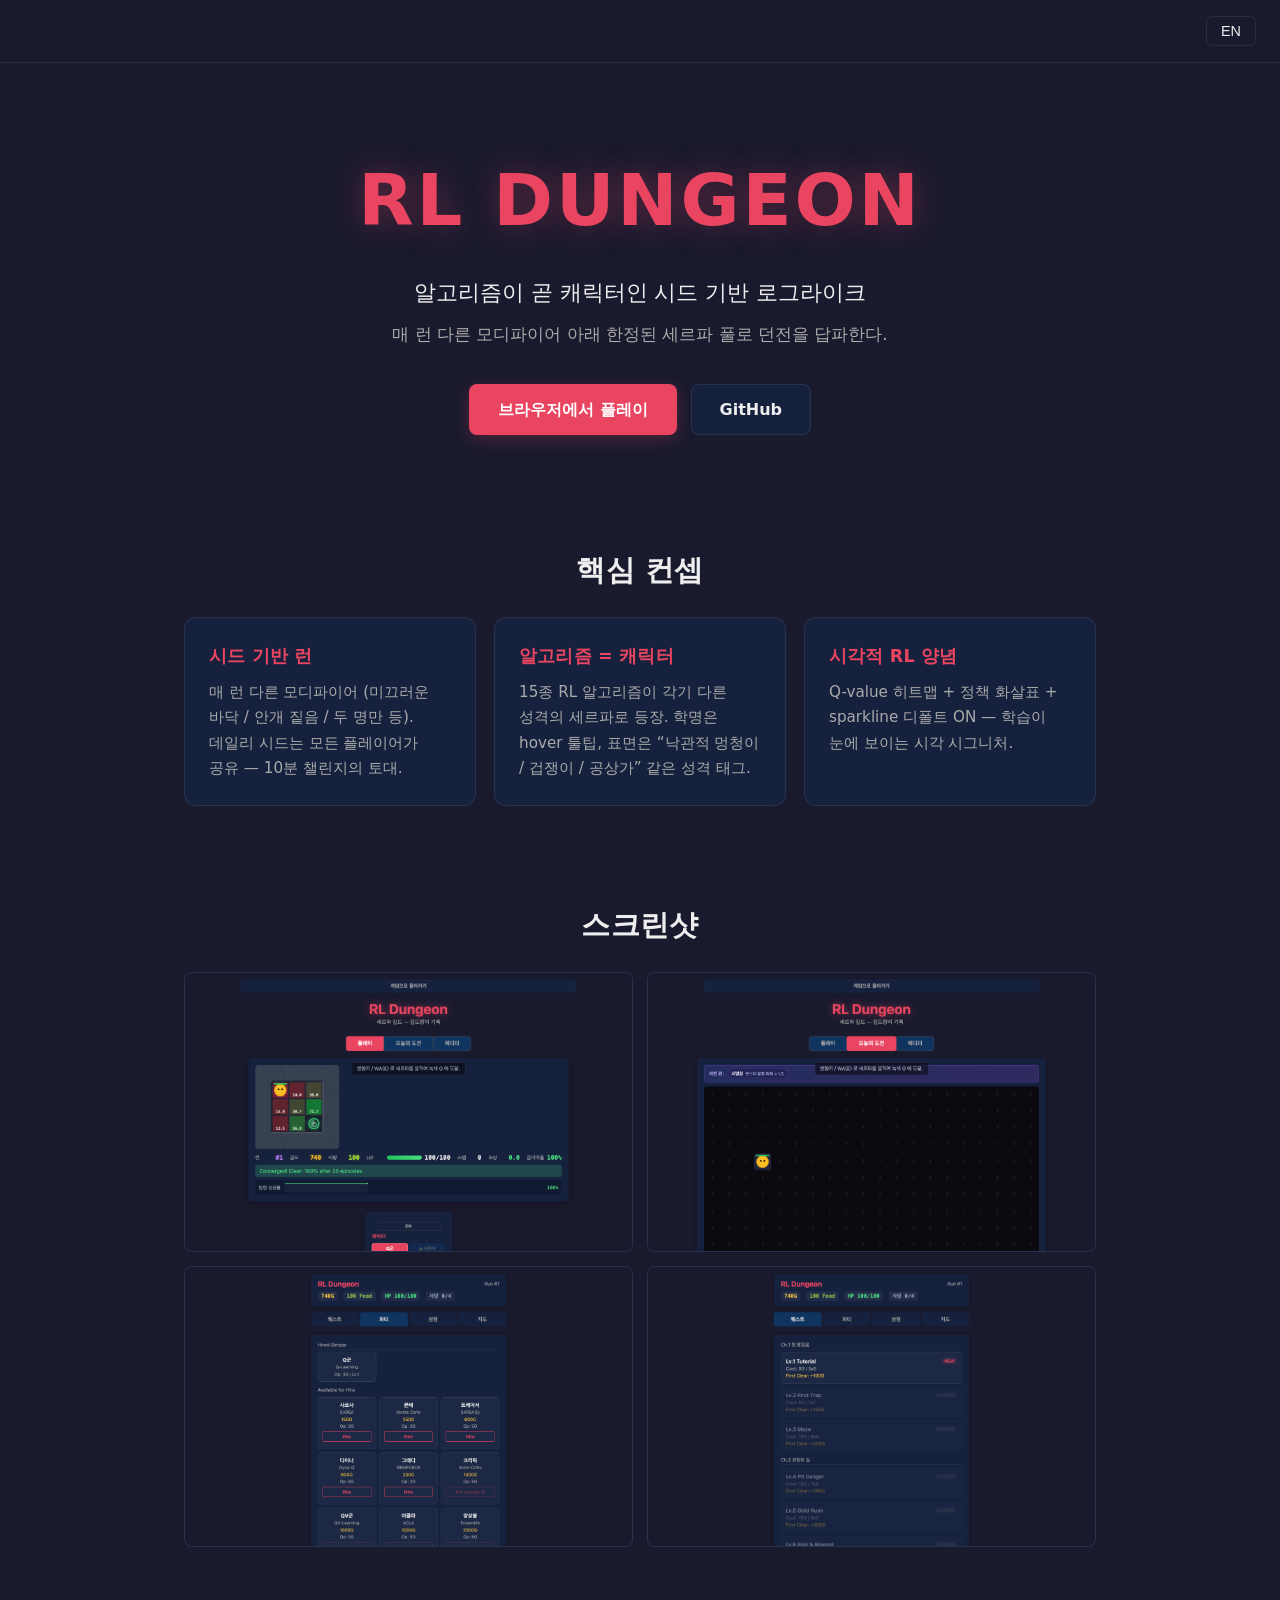
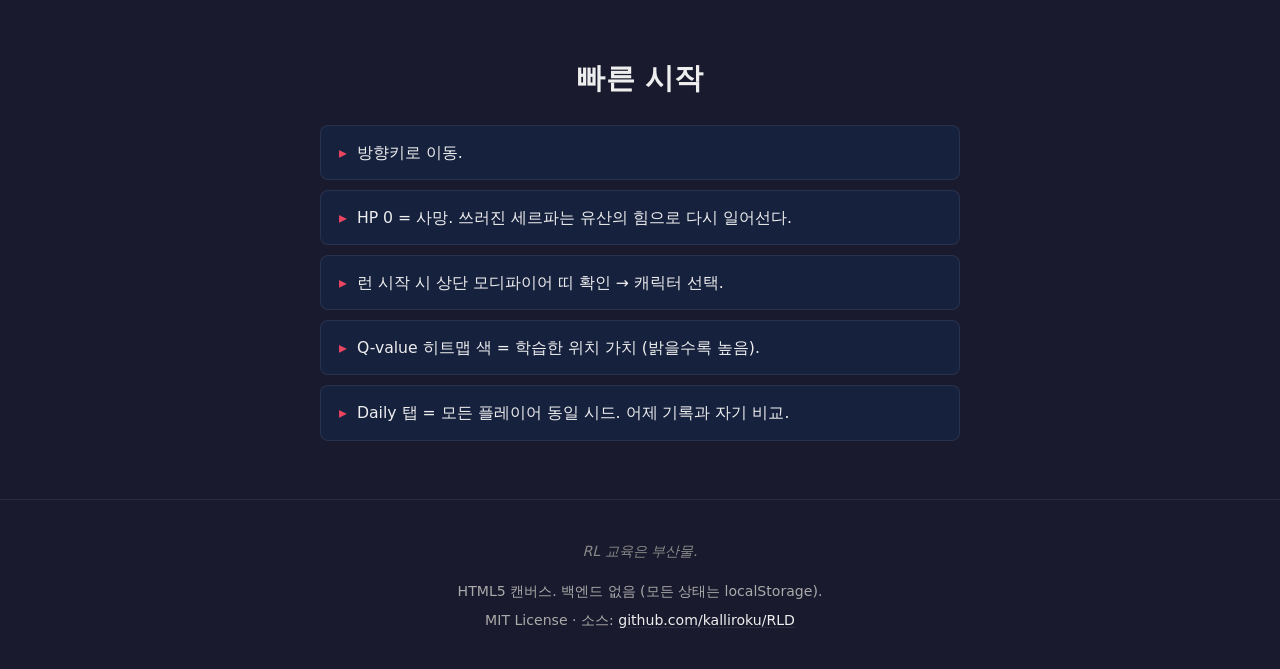
<file: web/index.html>
<!DOCTYPE html>
<html lang="ko">
<head>
    <meta charset="UTF-8">
    <meta name="viewport" content="width=device-width, initial-scale=1.0">
    <title data-i18n="landing.meta.title">RL Dungeon — 알고리즘이 곧 캐릭터인 시드 기반 로그라이크</title>
    <meta name="description" data-i18n-content="landing.meta.description" content="알고리즘이 곧 캐릭터인 시드 기반 로그라이크. 매 런 다른 모디파이어 아래 한정된 세르파 풀로 던전을 답파한다.">
    <meta property="og:title" data-i18n-attr-content="landing.meta.title" content="RL Dungeon — 알고리즘이 곧 캐릭터인 시드 기반 로그라이크">
    <meta property="og:description" data-i18n-attr-content="landing.meta.description" content="매 런 다른 모디파이어 아래 한정된 세르파 풀로 던전을 답파한다.">
    <meta property="og:type" content="website">
    <link rel="stylesheet" href="css/landing.css">
</head>
<body class="landing-body">
    <header class="landing-topbar">
        <button id="lang-toggle" class="lang-toggle" data-i18n="lang.toggle" data-i18n-aria-label="lang.toggle.aria_label" aria-label="언어 전환">EN</button>
    </header>

    <section class="landing-hero">
        <h1 class="hero-logo" data-i18n="title.logo">RL DUNGEON</h1>
        <p class="hero-tagline" data-i18n="landing.hero.tagline">알고리즘이 곧 캐릭터인 시드 기반 로그라이크</p>
        <p class="hero-subtagline" data-i18n="landing.hero.subtagline">매 런 다른 모디파이어 아래 한정된 세르파 풀로 던전을 답파한다.</p>
        <div class="hero-cta">
            <a href="play.html" class="btn btn-primary" data-i18n="landing.hero.cta_play">브라우저에서 플레이</a>
            <a href="https://github.com/kalliroku/RLD" class="btn btn-secondary" rel="noopener" data-i18n="landing.hero.cta_github">GitHub</a>
        </div>
    </section>

    <section class="landing-section">
        <h2 data-i18n="landing.concept.heading">핵심 컨셉</h2>
        <div class="concept-grid">
            <article class="concept-card">
                <h3 data-i18n="landing.concept.seeded.title">시드 기반 런</h3>
                <p data-i18n="landing.concept.seeded.body">매 런 다른 모디파이어. 데일리 시드는 모든 플레이어가 공유 — 10분 챌린지의 토대.</p>
            </article>
            <article class="concept-card">
                <h3 data-i18n="landing.concept.algo.title">알고리즘 = 캐릭터</h3>
                <p data-i18n="landing.concept.algo.body">15종 RL 알고리즘이 각기 다른 성격의 세르파로 등장. 학명은 hover 툴팁, 표면은 “낙관적 멍청이 / 겁쟁이 / 공상가” 같은 성격 태그.</p>
            </article>
            <article class="concept-card">
                <h3 data-i18n="landing.concept.visual.title">시각적 RL 양념</h3>
                <p data-i18n="landing.concept.visual.body">Q-value 히트맵 + 정책 화살표 + sparkline 디폴트 ON — 학습이 눈에 보이는 시각 시그니처.</p>
            </article>
        </div>
    </section>

    <section class="landing-section">
        <h2 data-i18n="landing.screenshots.heading">스크린샷</h2>
        <div class="screenshot-grid">
            <img class="screenshot-figure" src="assets/screenshots/play-training.png"
                 data-i18n-alt="landing.screenshot.training.alt" alt="Q-heatmap 시각화">
            <img class="screenshot-figure" src="assets/screenshots/play-daily.png"
                 data-i18n-alt="landing.screenshot.daily.alt" alt="오늘의 도전">
            <img class="screenshot-figure" src="assets/screenshots/play-party.png"
                 data-i18n-alt="landing.screenshot.party.alt" alt="세르파 길드">
            <img class="screenshot-figure" src="assets/screenshots/play-quest.png"
                 data-i18n-alt="landing.screenshot.quest.alt" alt="챕터 진행">
        </div>
    </section>

    <section class="landing-section">
        <h2 data-i18n="landing.quickstart.heading">빠른 시작</h2>
        <ul class="quickstart-list">
            <li data-i18n="landing.quickstart.move">방향키 또는 WASD 로 이동.</li>
            <li data-i18n="landing.quickstart.death">HP 0 = 사망. 누적 4 사망이면 캠페인 처음부터.</li>
            <li data-i18n="landing.quickstart.modifier">런 시작 시 상단 모디파이어 띠 확인 → 캐릭터 선택.</li>
            <li data-i18n="landing.quickstart.qvalue">Q-value 히트맵 색 = 학습한 위치 가치 (밝을수록 높음).</li>
            <li data-i18n="landing.quickstart.daily">Daily 탭 = 모든 플레이어 동일 시드. 어제 기록과 자기 비교.</li>
        </ul>
    </section>

    <footer class="landing-footer">
        <p class="footnote" data-i18n="landing.footnote.byproduct">RL 교육은 부산물.</p>
        <p data-i18n="landing.footer.built_with">HTML5 캔버스. 백엔드 없음 (모든 상태는 localStorage).</p>
        <p>
            <span data-i18n="landing.footer.license">MIT License</span>
            ·
            <span data-i18n="landing.footer.source_label">소스</span>:
            <a href="https://github.com/kalliroku/RLD" rel="noopener">github.com/kalliroku/RLD</a>
        </p>
    </footer>

    <script type="module">
        import { initI18n, setLang, getLang, t, onLangChange, applyTranslations } from './js/i18n/index.js';

        // i18n 초기화 + lang 토글
        initI18n();

        const toggle = document.getElementById('lang-toggle');
        toggle?.addEventListener('click', () => {
            setLang(getLang() === 'ko' ? 'en' : 'ko');
        });

        // 토글/초기 시 동적 속성도 함께 갱신 (data-i18n-content / data-i18n-attr-content)
        function refreshMetaAttrs() {
            document.querySelectorAll('[data-i18n-content]').forEach(el => {
                el.setAttribute('content', t(el.dataset.i18nContent));
            });
            document.querySelectorAll('[data-i18n-attr-content]').forEach(el => {
                el.setAttribute('content', t(el.dataset.i18nAttrContent));
            });
        }
        refreshMetaAttrs();
        onLangChange(() => refreshMetaAttrs());
    </script>
</body>
</html>
</file>
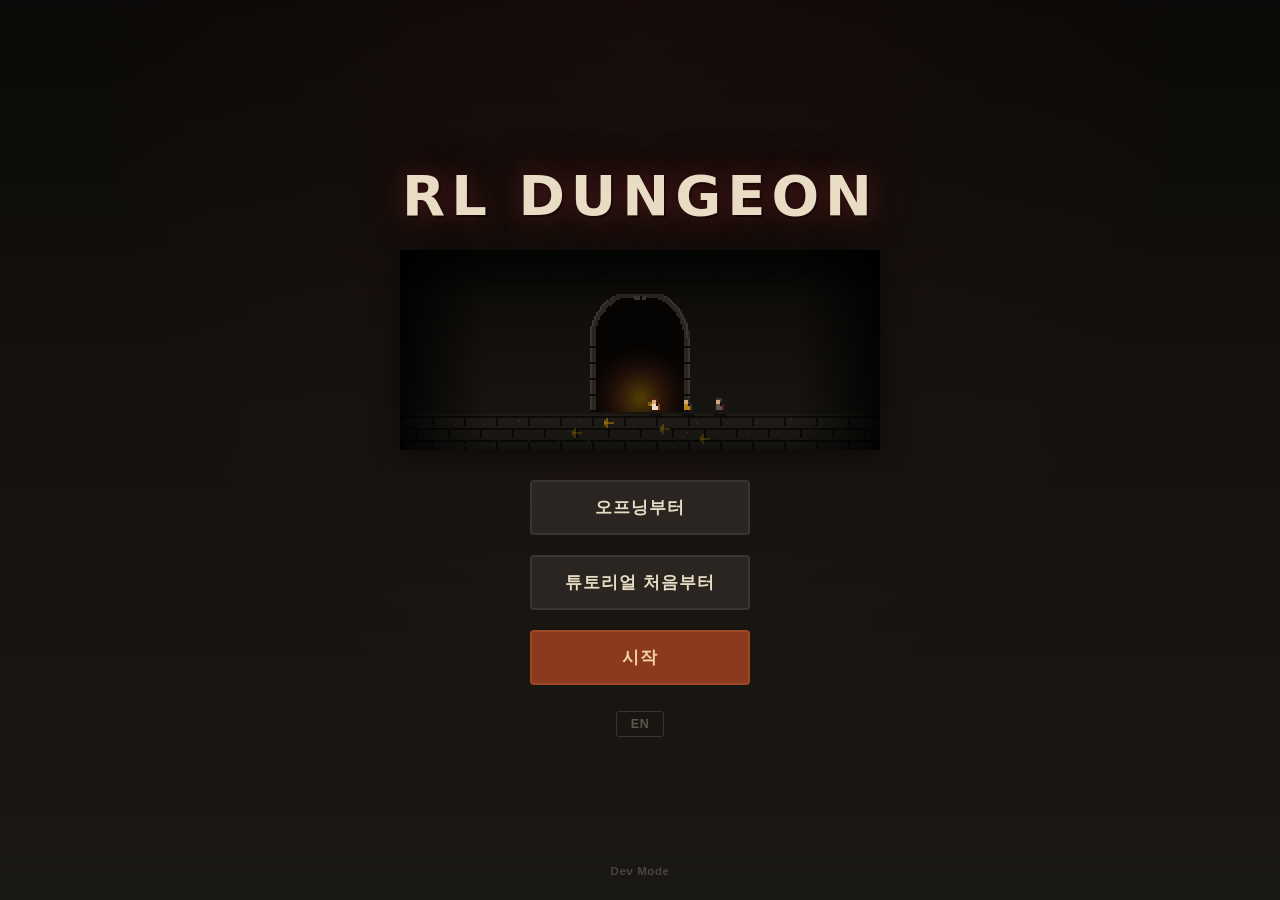
<file: web/play.html>
<!DOCTYPE html>
<html lang="ko">
<head>
    <meta charset="UTF-8">
    <meta name="viewport" content="width=device-width, initial-scale=1.0">
    <title data-i18n="document.title">RL Dungeon - 강화학습 던전</title>
    <link rel="stylesheet" href="css/style.css?v=opening4">
</head>
<body>
    <!-- Title Screen -->
    <div id="screen-title" class="screen active">
        <div class="title-container">
            <div class="title-logo" data-i18n="title.logo">RL DUNGEON</div>
            <canvas id="title-art-canvas" class="title-art"></canvas>
            <div class="title-buttons">
                <button id="btn-start-opening" class="title-btn" data-i18n="title.start_opening">오프닝부터</button>
                <button id="btn-start-tutorial" class="title-btn" data-i18n="title.start_tutorial">튜토리얼 처음부터</button>
                <button id="btn-start" class="title-btn title-btn-primary" data-i18n="title.new_game">시작</button>
            </div>
            <button id="btn-title-lang" class="title-btn-lang" aria-label="언어 전환" data-i18n-aria-label="lang.toggle.aria_label">EN</button>
            <button id="btn-dev-mode" class="title-btn-dev" data-i18n="title.dev_mode">Dev Mode</button>
        </div>
    </div>

    <!-- Opening V2 — playable tutorial-as-opening (one-time, runs after first New Game) -->
    <div id="screen-opening" class="screen">
        <div class="op-stage">
            <div class="op-frame">
                <canvas id="opening-canvas" class="op-canvas"></canvas>
                <div class="op-letterbox op-lb-top"></div>
                <div class="op-letterbox op-lb-bottom"></div>
                <div id="op-resource" class="op-resource">
                    <div class="op-resource-label" data-i18n="opening.v2.food">식량</div>
                    <div class="op-resource-bar"><div id="op-resource-fill" class="op-resource-fill"></div></div>
                </div>
                <div id="op-warn" class="op-warn"><span class="op-warn-dot"></span><span data-i18n="opening.v2.warn">WARN</span></div>
                <div id="op-clear" class="op-clear">
                    <div class="op-clear-title" data-i18n="opening.v2.clear">Clear</div>
                    <div id="op-clear-progress" class="op-clear-progress">1 / 2</div>
                </div>
                <div id="op-ember" class="op-ember-light"></div>
                <div id="op-narrative" class="op-narrative"></div>
                <div id="op-dialogue" class="op-dialogue">
                    <div id="op-dialogue-speaker" class="op-dialogue-speaker"></div>
                    <div id="op-dialogue-text" class="op-dialogue-text"></div>
                    <div class="op-dialogue-next">&#9660;</div>
                </div>
                <div id="op-dpad" class="op-dpad">
                    <div class="dpad">
                        <button class="dpad-btn dpad-up" data-op-dir="up">&#9650;</button>
                        <button class="dpad-btn dpad-left" data-op-dir="left">&#9664;</button>
                        <button class="dpad-btn dpad-center"></button>
                        <button class="dpad-btn dpad-right" data-op-dir="right">&#9654;</button>
                        <button class="dpad-btn dpad-down" data-op-dir="down">&#9660;</button>
                    </div>
                </div>
                <div id="op-hint" class="op-hint"></div>
            </div>
            <div id="op-skip" class="op-skip" data-i18n="opening.v2.skip">ESC 건너뛰기</div>
        </div>
    </div>

    <!-- Guild Hall Screen -->
    <div id="screen-guild" class="screen">
        <!-- Guild office scene — full-viewport background behind the panels -->
        <canvas id="guild-scene-canvas" class="guild-scene-canvas"></canvas>
        <!-- Scene objects ARE the interface (HUD-over-scene): each transparent hotspot
             sits over its prop and opens the matching panel. Coords mirror drawGuildHall. -->
        <button id="guild-board-hotspot" class="guild-hotspot" data-popup="quest" aria-label="의뢰판"></button>
        <button id="guild-party-hotspot" class="guild-hotspot" data-popup="party" aria-label="접수 데스크 — 파티" hidden></button>
        <button id="guild-shop-hotspot"  class="guild-hotspot" data-popup="shop"  aria-label="상점" hidden></button>
        <button id="guild-map-hotspot"   class="guild-hotspot" data-popup="map"   aria-label="지도" hidden></button>
        <!-- Top bar: title (left) + resource boxes (right) -->
        <div class="guild-topbar">
            <div class="guild-signboard">
                <span class="guild-title">Serpa Guild</span>
                <span class="guild-chapter" id="guild-chapter"></span>
            </div>
            <div class="guild-resources">
                <span class="guild-res guild-gold" id="guild-gold">800G</span>
                <!-- 식량=라운드 자원(던전 출발 시 보충), HP=인-던전 상태, Run#=구조 미확정.
                     길드 HUD엔 지속 메타 자원(G)만 노출. 값은 내부 유지, 표시만 off. -->
                <span class="guild-res guild-food" id="guild-food" hidden>50 Food</span>
                <span class="guild-res guild-hp" id="guild-hp" hidden>HP 100/100</span>
                <span class="guild-res guild-run" id="guild-run" hidden>Run #1</span>
            </div>
        </div>

        <!-- (entry button row removed — the scene-object hotspots above are the entry points) -->

        <!-- Quest-board marker — glow + arrow over the bulletin board, first-run only -->
        <div id="guild-quest-marker" class="guild-quest-marker" hidden aria-hidden="true">
            <span class="guild-quest-marker-arrow">&#9660;</span>
        </div>

        <!-- Popup modal — hidden until an entry button is clicked -->
        <div id="guild-popup" class="guild-popup" hidden>
            <div class="guild-popup-backdrop" data-popup-close></div>
            <div class="guild-popup-window">
                <div class="guild-popup-head">
                    <h2 class="guild-popup-title" id="guild-popup-title"></h2>
                    <button class="guild-popup-close" data-popup-close aria-label="닫기">✕</button>
                </div>
                <div class="guild-popup-body">
                    <div id="guild-tab-quest" class="guild-tab-panel"></div>
                    <div id="guild-tab-party" class="guild-tab-panel"></div>
                    <div id="guild-tab-shop" class="guild-tab-panel"></div>
                    <div id="guild-tab-map" class="guild-tab-panel"></div>
                </div>
            </div>
        </div>

        <!-- NPC dialogue (onboarding) — borrows the opening's op-dialogue styling -->
        <div id="guild-dialogue" class="op-dialogue guild-dialogue">
            <div id="guild-dialogue-speaker" class="op-dialogue-speaker"></div>
            <div id="guild-dialogue-text" class="op-dialogue-text"></div>
            <div class="op-dialogue-next">&#9660;</div>
        </div>
    </div>

    <!-- Dev Mode Screen (existing simulator UI) -->
    <div id="screen-dev" class="screen">
        <div class="container">
        <div class="dev-back-bar">
            <button id="btn-back-to-game" class="btn-back" data-i18n="dev.back_to_game">Back to Game</button>
        </div>

        <header>
            <h1 data-i18n="dev.title">RL Dungeon</h1>
            <p class="subtitle" data-i18n="dev.subtitle">강화학습 던전 탐험 — Dev Mode</p>
        </header>

        <nav class="mode-tabs">
            <button class="mode-tab active" data-mode="play" data-i18n="mode.play">Play</button>
            <button class="mode-tab" data-mode="daily" data-i18n="mode.daily">오늘의 도전</button>
            <button class="mode-tab" data-mode="editor" data-i18n="mode.editor">Editor</button>
        </nav>

        <main>
            <div id="dev-game-slot"><!-- game-area 의 dev 거주지 — screen-play 와 공유, JS 가 이동 -->
            <div class="game-area">
                <div class="toast-container" id="toast-container"></div>

                <!-- T2B-2: per-run modifier band (daily-only for MVP) -->
                <div class="modifier-band" id="modifier-band" style="display:none;"></div>

                <canvas id="game-canvas"></canvas>

                <!-- B-201: minimap (mobile only, large dungeons ≥ 25 wide/tall) -->
                <div class="minimap-wrap" id="minimap-wrap" data-active="false">
                    <span class="minimap-label" data-i18n="game.minimap">미니맵</span>
                    <canvas id="minimap-canvas" width="120" height="120"></canvas>
                </div>

                <!-- Step-0 inline hint (B-004): shown until first dungeon clear -->
                <div class="step0-hint" id="step0-hint" style="display:none;" data-i18n="game.step0_hint">
                    방향키로 세르파를 움직여 녹색 G 에 도달.
                </div>

                <!-- Game Over Overlay -->
                <div class="game-over-overlay" id="game-over-overlay" style="display:none;">
                    <div class="game-over-box">
                        <div class="game-over-title" data-i18n="overlay.game_over.title">GAME OVER</div>
                        <div class="game-over-content">
                            <!-- game-over-cause / game-over-stats: JS 가 t() 로 동적 채움 -->
                            <div class="game-over-cause" id="game-over-cause"></div>
                            <div class="game-over-stats" id="game-over-stats"></div>
                            <div class="game-over-note" data-i18n="overlay.game_over.note">The Sherpa's memory persists. The next attempt will reach further.</div>
                        </div>
                        <button class="btn-new-run" id="btn-new-run" data-i18n="overlay.game_over.new_run">New Run</button>
                    </div>
                </div>

                <!-- Tutorial rescue: Repli food resupply (1차, first dungeon only). 대사/버튼은 JS 가 t() 로 채움. -->
                <div class="tutor-rescue-overlay" id="tutor-rescue-overlay" style="display:none;">
                    <div class="tutor-rescue-box">
                        <canvas class="tutor-rescue-portrait" id="tutor-rescue-portrait" width="160" height="180"></canvas>
                        <div class="tutor-rescue-speaker" id="tutor-rescue-speaker"></div>
                        <div class="tutor-rescue-text" id="tutor-rescue-text"></div>
                        <button class="btn-tutor-rescue" id="btn-tutor-rescue"></button>
                    </div>
                </div>

                <!-- Ending Overlay (C-3) -->
                <div class="ending-overlay" id="ending-overlay" style="display:none;">
                    <div class="ending-box">
                        <div class="ending-title" data-i18n="overlay.ending.title">ALL DUNGEONS CLEARED!</div>
                        <div class="ending-stats" id="ending-stats"></div>
                        <div class="ending-note" data-i18n="overlay.ending.note">The Sherpa's memory persists. Can you beat your record?</div>
                        <button class="btn-new-game-plus" id="btn-new-game-plus" data-i18n="overlay.ending.new_game_plus">New Game+</button>
                    </div>
                </div>

                <!-- Briefing Overlay (Step 5) -->
                <div class="briefing-overlay" id="briefing-overlay" style="display:none;">
                    <div class="briefing-box">
                        <!-- briefing-* (title/chapter/details/hints/provisions): JS 가 t() 로 동적 채움 -->
                        <div class="briefing-title" id="briefing-title"></div>
                        <div class="briefing-chapter" id="briefing-chapter"></div>
                        <div class="briefing-details" id="briefing-details"></div>
                        <div class="briefing-hints" id="briefing-hints"></div>
                        <div class="briefing-provisions" id="briefing-provisions"></div>
                        <div class="briefing-buttons">
                            <button class="btn-briefing-back" id="btn-briefing-back" data-i18n="overlay.briefing.back">Back</button>
                            <button class="btn-briefing-deploy" id="btn-briefing-deploy" data-i18n="overlay.briefing.deploy">Deploy</button>
                        </div>
                    </div>
                </div>

                <!-- Map Choice Overlay (B-5) -->
                <div class="map-choice-overlay" id="map-choice-overlay" style="display:none;">
                    <div class="map-choice-box">
                        <div class="map-choice-title" data-i18n="overlay.map_choice.title">FIRST CLEAR!</div>
                        <!-- map-choice-dungeon / map-choice-details: JS 가 t() 로 동적 채움 -->
                        <div class="map-choice-dungeon" id="map-choice-dungeon"></div>
                        <div class="map-choice-details" id="map-choice-details"></div>
                        <div class="map-choice-buttons">
                            <button class="btn-sell-map" id="btn-sell-map" data-i18n="overlay.map_choice.sell">Sell Map</button>
                            <!-- 라벨은 showMapChoiceOverlay 가 canSell 따라 동적 설정(보관/확인) — data-i18n 박으면 언어 토글이 덮어씀 -->
                            <button class="btn-keep-map" id="btn-keep-map">Keep Map</button>
                        </div>
                    </div>
                </div>

                <!-- Recall (배치 해제) Confirm Overlay — 라벨/본문은 _confirmRecall 가 t() 로 동적 채움 -->
                <div class="map-choice-overlay" id="recall-confirm-overlay" style="display:none;">
                    <div class="map-choice-box">
                        <div class="map-choice-dungeon" id="recall-confirm-title"></div>
                        <div class="map-choice-details" id="recall-confirm-detail"></div>
                        <label class="recall-dont-show"><input type="checkbox" id="recall-dont-show"><span id="recall-dont-show-label"></span></label>
                        <div class="map-choice-buttons">
                            <button class="btn-prep-back" id="btn-recall-cancel"></button>
                            <button class="btn-keep-map" id="btn-recall-yes"></button>
                        </div>
                    </div>
                </div>

                <div class="dpad-container" id="dpad-container">
                    <div class="dpad">
                        <button class="dpad-btn dpad-up" data-action="0">&#9650;</button>
                        <button class="dpad-btn dpad-left" data-action="2">&#9664;</button>
                        <button class="dpad-btn dpad-center"></button>
                        <button class="dpad-btn dpad-right" data-action="3">&#9654;</button>
                        <button class="dpad-btn dpad-down" data-action="1">&#9660;</button>
                    </div>
                </div>

                <div class="game-ui">
                    <div class="food-warning" id="food-warning" style="display:none;" data-i18n="food_warning">No food! Your serpa is starving!</div>
                    <div class="stats" id="stats-panel">
                        <div class="stat" data-priority="extra">
                            <span class="stat-label" data-i18n="stat.run">Run</span>
                            <span class="stat-value run-value" id="run-text">#1</span>
                        </div>
                        <div class="stat" data-priority="core">
                            <span class="stat-label" data-i18n="stat.gold">Gold</span>
                            <span class="stat-value gold-value" id="gold-text">500</span>
                        </div>
                        <div class="stat" data-priority="core" id="food-stat" style="display:none;">
                            <span class="stat-label" data-i18n="stat.food">Food</span>
                            <span class="stat-value food-value" id="food-text">0</span>
                        </div>
                        <div class="stat" data-priority="core">
                            <span class="stat-label" data-i18n="stat.hp">HP</span>
                            <div class="hp-bar">
                                <div class="hp-fill" id="hp-fill"></div>
                            </div>
                            <span class="stat-value" id="hp-text">100/100</span>
                        </div>
                        <div class="stat" data-priority="core">
                            <span class="stat-label" data-i18n="stat.steps">Steps</span>
                            <span class="stat-value" id="steps-text">0</span>
                        </div>
                        <div class="stat" data-priority="extra">
                            <span class="stat-label" data-i18n="stat.reward">Reward</span>
                            <span class="stat-value" id="reward-text">0.0</span>
                        </div>
                        <div class="stat" data-priority="extra" id="clear-rate-stat" style="display:none;">
                            <span class="stat-label" data-i18n="stat.clear_rate">Clear Rate</span>
                            <span class="stat-value" id="clear-rate-text">-</span>
                        </div>
                        <!-- stats-toggle: JS 가 t('stats_toggle.show_more/less') 로 동적 갱신 -->
                        <button type="button" class="stats-toggle" id="stats-toggle" aria-expanded="false">더보기</button>
                    </div>

                    <div class="message" id="message"></div>

                    <!-- B-106: 상시 success-rate sparkline (RL 양념의 시각 시그니처, D-4 근거 4) -->
                    <div class="sparkline-wrap" id="sparkline-wrap">
                        <span class="sparkline-label" data-i18n="sparkline.label">학습 성공률</span>
                        <canvas id="sparkline-canvas" width="240" height="28"></canvas>
                        <span class="sparkline-value" id="sparkline-value">—</span>
                    </div>
                    <!-- B-207: silent_q modifier 활성 시 Q-heatmap/sparkline 자리 placeholder (D-4 정체성 보호) -->
                    <!-- 인라인 display:none 은 초기 hidden 보장용. JS `_syncAgentModifiers` 가 muted 시 빈 문자열로 클리어 → CSS `.silent-q-placeholder { display: flex }` 복귀 -->
                    <div class="silent-q-placeholder" id="silent-q-placeholder" style="display: none;">
                        <span class="silent-q-label" data-i18n="placeholder.silent_q.title">침묵의 학습</span>
                        <span class="silent-q-desc" data-i18n="placeholder.silent_q.desc">시각화 차단됨 — 모디파이어 효과</span>
                    </div>
                </div>
            </div>
            </div><!-- /dev-game-slot -->

            <div class="controls">
                <!-- M5: 언어 토글 (한/EN). label 은 *다음 언어* 를 표시 (ko 일 때 'EN', en 일 때 '한국어') — JS 가 갱신 -->
                <div class="lang-toggle-wrap">
                    <button type="button" id="lang-toggle" class="lang-toggle" aria-label="언어 전환">EN</button>
                </div>
                <div class="control-section" id="char-section">
                    <h3 data-i18n="section.character">캐릭터</h3>
                    <div class="character-grid">
                        <button class="char-card active" data-char="qkun">
                            <span class="char-name" data-i18n="char.qkun">퀴니</span>
                            <span class="char-algo">Q-Learning</span>
                        </button>
                        <button class="char-card" data-char="scout">
                            <span class="char-name" data-i18n="char.scout">스카우트</span>
                            <span class="char-algo">Local Q</span>
                        </button>
                        <button class="char-card" data-char="sarsa">
                            <span class="char-name" data-i18n="char.sarsa">사르사</span>
                            <span class="char-algo">SARSA</span>
                        </button>
                        <button class="char-card" data-char="monte">
                            <span class="char-name" data-i18n="char.monte">몬테</span>
                            <span class="char-algo">Monte Carlo</span>
                        </button>
                        <button class="char-card" data-char="tracer">
                            <span class="char-name" data-i18n="char.tracer">트레이서</span>
                            <span class="char-algo">SARSA(λ)</span>
                        </button>
                        <button class="char-card" data-char="dyna">
                            <span class="char-name" data-i18n="char.dyna">다이나</span>
                            <span class="char-algo">Dyna-Q</span>
                        </button>
                        <button class="char-card" data-char="gradi">
                            <span class="char-name" data-i18n="char.gradi">그래디</span>
                            <span class="char-algo">REINFORCE</span>
                        </button>
                        <button class="char-card" data-char="critic">
                            <span class="char-name" data-i18n="char.critic">크리틱</span>
                            <span class="char-algo">Actor-Critic</span>
                        </button>
                        <button class="char-card" data-char="qvkun">
                            <span class="char-name" data-i18n="char.qvkun">QV군</span>
                            <span class="char-algo">QV-Learning</span>
                        </button>
                        <button class="char-card" data-char="acla">
                            <span class="char-name" data-i18n="char.acla">아클라</span>
                            <span class="char-algo">ACLA</span>
                        </button>
                        <button class="char-card" data-char="ensemble">
                            <span class="char-name" data-i18n="char.ensemble">앙상블</span>
                            <span class="char-algo">Ensemble</span>
                        </button>
                        <button class="char-card" data-char="exsa">
                            <span class="char-name" data-i18n="char.exsa">에크사</span>
                            <span class="char-algo">Exp SARSA</span>
                        </button>
                        <button class="char-card" data-char="doubleq">
                            <span class="char-name" data-i18n="char.doubleq">더블Q</span>
                            <span class="char-algo">Double Q</span>
                        </button>
                        <button class="char-card" data-char="treeback">
                            <span class="char-name" data-i18n="char.treeback">트리백</span>
                            <span class="char-algo">Tree Backup</span>
                        </button>
                        <button class="char-card" data-char="sweeper">
                            <span class="char-name" data-i18n="char.sweeper">스위퍼</span>
                            <span class="char-algo">Pri. Sweep</span>
                        </button>
                    </div>
                    <!-- character-desc: JS 가 t('character.desc.<charId>') 로 동적 갱신 -->
                    <p class="character-desc" id="character-desc">
                        좌표를 외워서 학습합니다. 던전별 전문가.
                    </p>
                </div>

                <div class="control-section" id="stats-section">
                    <h3 data-i18n="section.stats">세르파 현황</h3>
                    <div class="stats-list"></div>
                </div>

                <div class="control-section" id="dungeon-section">
                    <h3 data-i18n="section.dungeon">던전</h3>
                    <select id="dungeon-select" style="display:none;">
                        <option value="level_01_easy">Lv.1 Tutorial</option>
                        <option value="level_02_trap">Lv.2 First Trap</option>
                        <option value="level_03_maze">Lv.3 Maze</option>
                        <option value="level_04_pit">Lv.4 Pit Danger</option>
                        <option value="level_05_gold">Lv.5 Gold Rush</option>
                        <option value="level_06_risk">Lv.6 Risk & Reward</option>
                        <option value="level_07_gauntlet">Lv.7 Gauntlet</option>
                        <option value="level_08_deadly">Lv.8 Deadly Maze</option>
                        <option value="level_09_treasure">Lv.9 Treasure Hunt</option>
                        <option value="level_10_final">Lv.10 Final</option>
                        <option value="level_11_hp_test">Lv.11 HP Test</option>
                        <option value="level_12_hp_gauntlet">Lv.12 HP Gauntlet</option>
                        <option value="level_13_cliff">Lv.13 Cliff Walk</option>
                        <option value="level_14_long_hall">Lv.14 Long Hall</option>
                        <option value="level_15_multi_room">Lv.15 Multi Room</option>
                        <option value="level_16_open_field">Lv.16 Open Field</option>
                        <option value="level_17_two_paths">Lv.17 Two Paths</option>
                        <option value="level_18_dead_end">Lv.18 Dead End Labyrinth</option>
                        <option value="level_19_bridge">Lv.19 Narrow Bridge</option>
                        <option value="level_24_paper_maze">Lv.24 Paper Maze</option>
                        <option value="level_25_paper_hard">Lv.25 Paper Maze+</option>
                        <option value="level_26_frozen_lake">Lv.26 Frozen Lake ❄️</option>
                        <option value="level_27_ice_maze">Lv.27 Ice Maze ❄️</option>
                        <option value="level_28_frozen_cliff">Lv.28 Frozen Cliff ❄️</option>
                        <option value="level_29_big_maze">Lv.29 Big Maze (25×25)</option>
                        <option value="level_30_generated_cave">Lv.30 Cave (50×50)</option>
                        <option value="level_31_generated_rooms">Lv.31 Rooms (50×50)</option>
                    </select>
                    <div class="dungeon-map-container" id="dungeon-map"></div>
                    <button id="btn-reset" data-i18n="dungeon.reset">초기화 (R)</button>
                    <!-- hint-area: JS 가 t('dungeon.hint.<id>') 로 동적 채움 -->
                    <div class="hint-area" id="hint-area"></div>
                </div>

                <div class="control-section" id="provisions-section">
                    <h3 data-i18n="section.provisions">보급</h3>
                    <div class="provisions-controls">
                        <span class="speed-label" data-i18n="provisions.food_label">식량:</span>
                        <input type="number" id="food-amount" class="size-input" value="50" min="1" max="9999">
                        <!-- food-cost: JS 가 t('provisions.cost_format', {cost}) 로 동적 갱신 -->
                        <span class="speed-label provisions-cost" id="food-cost">(50G)</span>
                        <button class="btn-small btn-buy-food" id="btn-buy-food" data-i18n="provisions.buy_food">구매</button>
                    </div>
                    <div class="provisions-info" id="provisions-info"></div>
                    <div class="item-shop" id="item-shop">
                        <span class="speed-label" data-i18n="provisions.items_label">아이템:</span>
                        <button class="btn-small btn-buy-item" data-item="escape_rope" data-i18n="provisions.item.escape_rope">탈출 로프 100G</button>
                        <button class="btn-small btn-buy-item" data-item="defense_contract" data-i18n="provisions.item.defense_contract">방어 계약 150G</button>
                        <button class="btn-small btn-buy-item" data-item="trap_nullify" data-i18n="provisions.item.trap_nullify">함정 무효 200G</button>
                    </div>
                    <div class="inventory-display" id="inventory-display"></div>
                </div>

                <div class="control-section" id="farming-section">
                    <h3 data-i18n="section.farming">파밍</h3>
                    <div id="farming-list"></div>
                </div>

                <div class="control-section" id="training-section">
                    <h3 data-i18n="section.training">AI 학습</h3>
                    <div class="speed-buttons" id="speed-buttons">
                        <span class="speed-label" data-i18n="training.speed_label">속도:</span>
                        <button class="btn-speed active" data-speed="1">1x</button>
                        <button class="btn-speed" data-speed="2">2x</button>
                        <button class="btn-speed" data-speed="3">3x</button>
                        <button class="btn-speed" data-speed="0" data-i18n="training.speed.instant">즉시</button>
                    </div>
                    <div class="train-mode-select">
                        <span class="speed-label" data-i18n="training.mode_label">모드:</span>
                        <select id="train-mode">
                            <option value="until_success" data-i18n="training.mode.until_success">성공까지</option>
                            <option value="continuous" data-i18n="training.mode.continuous">계속</option>
                        </select>
                    </div>
                    <div class="train-buttons">
                        <button id="btn-start-train" class="btn-train" data-i18n="training.btn.start">학습 시작</button>
                        <button id="btn-stop-train" class="btn-stop" disabled data-i18n="training.btn.stop">정지</button>
                    </div>
                    <div class="train-progress" id="train-progress" style="display: none;">
                        <div class="progress-bar">
                            <div class="progress-fill" id="progress-fill"></div>
                        </div>
                        <div class="progress-text" id="progress-text">0%</div>
                    </div>
                    <div class="train-stats" id="train-stats"></div>
                </div>

                <div class="control-section" id="gamemode-section">
                    <h3 data-i18n="section.game_mode">게임 모드</h3>
                    <label class="checkbox-label">
                        <input type="checkbox" id="fog-of-war"> <span data-i18n="game_mode.fog_of_war">전장의 안개</span>
                    </label>
                    <label class="checkbox-label">
                        <input type="checkbox" id="sound-toggle" checked> <span data-i18n="game_mode.sound">소리</span>
                    </label>
                    <label class="checkbox-label">
                        <input type="checkbox" id="music-toggle" checked> <span data-i18n="game_mode.music">BGM</span>
                    </label>
                </div>

                <div class="control-section" id="visualization-section">
                    <h3 data-i18n="section.visualization">시각화</h3>
                    <label class="checkbox-label">
                        <input type="checkbox" id="show-qvalues" checked> <span data-i18n="visualization.q_values">Q값 보기</span>
                    </label>
                    <label class="checkbox-label">
                        <input type="checkbox" id="show-policy"> <span data-i18n="visualization.policy">정책 보기</span>
                    </label>
                </div>

                <div class="control-section" id="controls-section">
                    <h3 data-i18n="section.controls">조작</h3>
                    <div class="key-hints">
                        <span class="key">↑↓←→</span> <span data-i18n="controls.move_keys">이동</span>
                    </div>
                </div>

                <details class="control-section">
                    <summary><h3 data-i18n="section.legend">범례</h3></summary>
                    <div class="legend">
                        <div class="legend-item"><span class="tile-preview start"></span> <span data-i18n="legend.start">시작</span></div>
                        <div class="legend-item"><span class="tile-preview goal"></span> <span data-i18n="legend.goal">목표 (+100)</span></div>
                        <div class="legend-item"><span class="tile-preview trap"></span> <span data-i18n="legend.trap">함정 (-10 HP)</span></div>
                        <div class="legend-item"><span class="tile-preview heal"></span> <span data-i18n="legend.heal">회복 (+10 HP)</span></div>
                        <div class="legend-item"><span class="tile-preview pit"></span> <span data-i18n="legend.pit">구덩이 (즉사)</span></div>
                        <div class="legend-item"><span class="tile-preview gold"></span> <span data-i18n="legend.gold">골드 (+10)</span></div>
                        <div class="legend-item"><span class="tile-preview monster"></span> <span data-i18n="legend.monster">몬스터 (-30 HP)</span></div>
                        <div class="legend-item"><span class="tile-preview wall"></span> <span data-i18n="legend.wall">벽</span></div>
                    </div>
                </details>
            </div>

            <div class="controls editor-controls" id="editor-controls" style="display: none;">
                <nav class="editor-subtabs">
                    <button class="editor-subtab active" data-subtab="stage" data-i18n="editor.tab.stage">Stage</button>
                    <button class="editor-subtab" data-subtab="dungeon" data-i18n="editor.tab.dungeon">Dungeon</button>
                </nav>

                <!-- ===== Stage Panel (Tile Editor) ===== -->
                <div class="editor-panel" id="stage-panel">
                    <div class="control-section">
                        <h3 data-i18n="editor.head.grid_size">Grid Size</h3>
                        <div class="size-controls">
                            <label class="size-label">W: <input type="number" id="grid-width" class="size-input" value="7" min="3" max="25"></label>
                            <label class="size-label">H: <input type="number" id="grid-height" class="size-input" value="7" min="3" max="25"></label>
                            <button class="btn-small" id="btn-apply-size" data-i18n="editor.btn.apply">Apply</button>
                        </div>
                    </div>

                    <div class="control-section">
                        <h3 data-i18n="editor.head.tile_palette">Tile Palette</h3>
                        <div class="tile-palette" id="tile-palette">
                            <!-- Generated dynamically by JS -->
                        </div>
                    </div>

                    <div class="control-section">
                        <h3 data-i18n="editor.head.tools">Tools</h3>
                        <div class="tool-buttons">
                            <button class="btn-tool active" data-tool="brush" data-i18n="editor.tool.brush">Brush</button>
                            <button class="btn-tool" data-tool="eraser" data-i18n="editor.tool.eraser">Eraser</button>
                            <button class="btn-tool" data-tool="fill" data-i18n="editor.tool.fill">Fill</button>
                        </div>
                    </div>

                    <div class="control-section">
                        <h3 data-i18n="editor.head.actions">Actions</h3>
                        <div class="action-buttons">
                            <button class="btn-small btn-action" id="btn-undo" data-i18n="editor.btn.undo">Undo</button>
                            <button class="btn-small btn-action" id="btn-redo" data-i18n="editor.btn.redo">Redo</button>
                            <button class="btn-small btn-action" id="btn-clear" data-i18n="editor.btn.clear">Clear</button>
                            <button class="btn-small btn-action btn-validate" id="btn-validate" data-i18n="editor.btn.validate">Validate</button>
                        </div>
                    </div>

                    <div class="control-section">
                        <h3 data-i18n="editor.head.stage_library">Stage Library</h3>
                        <div class="save-controls">
                            <input type="text" id="dungeon-name-input" class="dungeon-name-input" placeholder="Stage name..." data-i18n-placeholder="editor.placeholder.stage_name">
                            <button class="btn-small btn-save" id="btn-save-dungeon" data-i18n="editor.btn.save">Save</button>
                        </div>
                        <div class="load-controls">
                            <select id="custom-dungeon-select">
                                <option value="" data-i18n="editor.option.select">-- Select --</option>
                            </select>
                            <div class="load-buttons">
                                <button class="btn-small" id="btn-load-dungeon" data-i18n="editor.btn.load">Load</button>
                                <button class="btn-small btn-danger-small" id="btn-delete-dungeon" data-i18n="editor.btn.delete">Delete</button>
                            </div>
                        </div>
                    </div>

                    <div class="control-section">
                        <button class="btn-play-dungeon" id="btn-play-dungeon" data-i18n="editor.btn.play_stage">Play This Stage</button>
                    </div>

                    <div class="control-section" id="quick-test-section">
                        <h3 data-i18n="editor.head.quick_test">Quick Test</h3>
                        <div class="quick-test-char-select">
                            <span class="speed-label" data-i18n="editor.qt.character">Character:</span>
                            <select id="qt-character">
                                <option value="qkun">퀴니 (Q-Learning)</option>
                                <option value="scout">스카우트 (Local Q)</option>
                                <option value="sarsa">사르사 (SARSA)</option>
                                <option value="monte">몬테 (Monte Carlo)</option>
                                <option value="tracer">트레이서 (SARSA(λ))</option>
                                <option value="dyna">다이나 (Dyna-Q)</option>
                                <option value="gradi">그래디 (REINFORCE)</option>
                                <option value="critic">크리틱 (Actor-Critic)</option>
                                <option value="qvkun">QV군 (QV-Learning)</option>
                                <option value="acla">아클라 (ACLA)</option>
                                <option value="ensemble">앙상블 (Ensemble)</option>
                                <option value="exsa">에크사 (Exp SARSA)</option>
                                <option value="doubleq">더블Q (Double Q)</option>
                                <option value="treeback">트리백 (Tree Backup)</option>
                                <option value="sweeper">스위퍼 (Pri. Sweep)</option>
                            </select>
                        </div>
                        <div class="quick-test-episodes">
                            <span class="speed-label" data-i18n="editor.qt.episodes">Episodes:</span>
                            <select id="qt-episodes">
                                <option value="500">500</option>
                                <option value="1000" selected>1000</option>
                                <option value="3000">3000</option>
                                <option value="5000">5000</option>
                            </select>
                        </div>
                        <div class="quick-test-buttons">
                            <button class="btn-train" id="btn-quick-test" data-i18n="editor.btn.quick_test">Quick Test</button>
                            <button class="btn-stop" id="btn-quick-test-stop" disabled data-i18n="editor.btn.stop">Stop</button>
                        </div>
                        <div class="quick-test-progress" id="qt-progress" style="display: none;">
                            <div class="progress-bar">
                                <div class="progress-fill" id="qt-progress-fill"></div>
                            </div>
                            <div class="progress-text" id="qt-progress-text"></div>
                        </div>
                        <div class="quick-test-results" id="qt-results"></div>
                        <label class="checkbox-label">
                            <input type="checkbox" id="qt-show-policy"> <span data-i18n="editor.qt.show_policy">Show learned policy</span>
                        </label>
                    </div>

                    <div class="control-section">
                        <h3 data-i18n="editor.head.shortcuts">Shortcuts</h3>
                        <div class="key-hints">
                            <span class="key">0-8</span> <span data-i18n="editor.short.select_tile">Select tile</span><br>
                            <span class="key">Ctrl+Z</span> <span data-i18n="editor.btn.undo">Undo</span><br>
                            <span class="key">Ctrl+Y</span> <span data-i18n="editor.btn.redo">Redo</span><br>
                            <span class="key">Right-click</span> <span data-i18n="editor.short.erase">Erase</span>
                        </div>
                    </div>
                </div>

                <!-- ===== Dungeon Panel (Dungeon Composer) ===== -->
                <div class="editor-panel" id="dungeon-panel" style="display: none;">
                    <div class="control-section">
                        <h3 data-i18n="editor.head.dungeon_composer">Dungeon Composer</h3>
                        <input type="text" id="dungeon-composer-name" class="dungeon-name-input" placeholder="Dungeon name..." data-i18n-placeholder="editor.placeholder.dungeon_name">
                    </div>

                    <div class="control-section">
                        <h3 data-i18n="editor.head.floors">Floors</h3>
                        <div id="dungeon-floor-list" class="dungeon-floor-list">
                            <!-- Dynamic floor slots -->
                        </div>
                        <button class="btn-small btn-add-floor" id="btn-add-floor" data-i18n="editor.btn.add_floor">+ Add Floor</button>
                    </div>

                    <div class="control-section">
                        <h3 data-i18n="editor.head.rules">Rules</h3>
                        <label class="checkbox-label">
                            <input type="checkbox" id="dungeon-hp-carry" checked> <span data-i18n="editor.rule.hp_carry">HP Carry Over</span>
                        </label>
                        <label class="checkbox-label">
                            <input type="checkbox" id="dungeon-gold-on-clear" checked> <span data-i18n="editor.rule.gold_on_clear">Gold on Clear Only</span>
                        </label>
                    </div>

                    <div class="control-section">
                        <div class="save-controls">
                            <button class="btn-small btn-save" id="btn-save-dungeon-comp" style="width:100%" data-i18n="editor.btn.save_dungeon">Save Dungeon</button>
                        </div>
                        <div class="load-controls">
                            <select id="dungeon-comp-select">
                                <option value="" data-i18n="editor.option.select_dungeon">-- Select Dungeon --</option>
                            </select>
                            <div class="load-buttons">
                                <button class="btn-small" id="btn-load-dungeon-comp" data-i18n="editor.btn.load">Load</button>
                                <button class="btn-small btn-danger-small" id="btn-delete-dungeon-comp" data-i18n="editor.btn.delete">Delete</button>
                            </div>
                        </div>
                    </div>

                    <div class="control-section">
                        <button class="btn-play-dungeon" id="btn-play-dungeon-comp" data-i18n="editor.btn.play_dungeon">Play This Dungeon</button>
                    </div>
                </div>

                <div class="control-section">
                    <div class="editor-message" id="editor-message"></div>
                </div>
            </div>

            <!-- T2B-1: Daily challenge mode panel -->
            <div class="controls daily-controls" id="daily-controls" style="display: none;">
                <div class="control-section daily-intro">
                    <h3 data-i18n="daily.title">오늘의 도전</h3>
                    <div class="daily-meta">
                        <div class="daily-date-row">
                            <span class="daily-label" data-i18n="daily.label.date">날짜</span>
                            <span class="daily-date" id="daily-date">—</span>
                        </div>
                        <div class="daily-seed-row">
                            <span class="daily-label" data-i18n="daily.label.seed">시드</span>
                            <span class="daily-seed" id="daily-seed">—</span>
                        </div>
                        <div class="daily-modifiers-row" id="daily-modifiers-row" style="display:none;">
                            <span class="daily-label" data-i18n="daily.label.modifiers">모디파이어</span>
                            <span class="daily-modifiers" id="daily-modifiers">—</span>
                        </div>
                        <!-- T2B-2: two_only character pool -->
                        <div class="daily-pool-row" id="daily-pool-row" style="display:none;">
                            <span class="daily-label" data-i18n="daily.label.pool">사용 가능</span>
                            <div class="daily-character-pool" id="daily-character-pool"></div>
                        </div>
                    </div>
                    <p class="daily-desc" data-i18n="daily.desc">매일 같은 시드. 어제의 자신과 겨룬다.</p>
                </div>

                <div class="control-section daily-actions">
                    <button id="btn-daily-start" class="btn-daily-start" data-i18n="daily.btn.start">도전</button>
                    <button id="btn-daily-retry" class="btn-daily-retry" style="display:none;" data-i18n="daily.btn.retry">다시 도전</button>
                </div>

                <div class="control-section daily-yesterday" id="daily-yesterday" style="display:none;">
                    <h3 data-i18n="daily.yesterday">어제 기록</h3>
                    <div class="daily-yesterday-content" id="daily-yesterday-content">—</div>
                </div>

                <div class="control-section daily-today" id="daily-today" style="display:none;">
                    <h3 data-i18n="daily.today">오늘 기록</h3>
                    <div class="daily-today-content" id="daily-today-content">—</div>
                </div>

                <div class="control-section daily-week" id="daily-week" style="display:none;">
                    <h3 data-i18n="daily.week">최근 7일</h3>
                    <div class="daily-week-content" id="daily-week-content"></div>
                </div>
            </div>
        </main>

        <!-- B-202: mobile bottom tab bar (≤700px only) — anchors to main sections -->
        <nav class="bottom-tabs" id="bottom-tabs" data-i18n-aria-label="bottom_tab.aria_label" aria-label="섹션 이동">
            <button type="button" class="bottom-tab" data-target="#char-section" data-i18n="bottom_tab.character">캐릭터</button>
            <button type="button" class="bottom-tab" data-target="#dungeon-section" data-i18n="bottom_tab.dungeon">던전</button>
            <button type="button" class="bottom-tab" data-target="#training-section" data-i18n="bottom_tab.training">학습</button>
            <button type="button" class="bottom-tab" data-target="#provisions-section" data-i18n="bottom_tab.provisions">보급</button>
            <!-- "#stats-panel" = 게임 UI 의 .stats 패널 (B-204). "#stats-section" (세르파 현황) 과 혼동 주의. -->
            <button type="button" class="bottom-tab" data-target="#stats-panel" data-i18n="bottom_tab.stats">통계</button>
        </nav>

        <footer>
            <p data-i18n="footer.controls_hint">Arrow keys to move | R to reset | Reach the golden goal!</p>
        </footer>
        </div>
    </div><!-- /screen-dev -->

    <!-- 클린 플레이 화면 — 출발 시 진입. game-area(캔버스+오버레이+HUD)를 JS 가 #play-slot 으로 이동. -->
    <div id="screen-play" class="screen">
        <div class="play-shell">
            <button id="btn-play-exit" class="btn-back btn-play-exit" data-i18n="play.exit">나가기</button>
            <div id="play-slot" class="play-slot"></div>
        </div>
    </div>

    <!-- W7.1 Opening Card — 첫 새 게임 1회 (D-2026-05-19-1) -->
    <div class="opening-overlay" id="opening-overlay" style="display:none;">
        <div class="opening-box">
            <h2 class="opening-heading" data-i18n="opening.heading">세르파 길드</h2>
            <p data-i18n="opening.p1">세르파 길드는 한때 모험가 길드의 그늘에서 살아왔다.</p>
            <p data-i18n="opening.p2">당신의 아빠는 그 시대 영웅이자, 세르파 길드를 세운 사람이었다. 그가 던전 깊은 곳에서 무엇을 보았는지는 아무도 모른다. 그는 당신을 귀환 아이템으로 탈출시키고, 본인은 돌아오지 않았다.</p>
            <p data-i18n="opening.p3">오랜 시간이 흘렀다. 길드는 명맥만 유지됐고, 모험가 길드는 신규 도전자를 막아왔다.</p>
            <p data-i18n="opening.p4">오늘, 그들이 당신을 다시 던전으로 부른다 — 아빠가 무언가를 남겼다는 추측을 가지고.</p>
            <p data-i18n="opening.p5">가지고 있는 건 아빠의 유산 하나. 사망한 세르파를 부활시키는 아이템.</p>
            <p data-i18n="opening.p6">다시 시작할 시간이다.</p>
            <button class="opening-start" id="opening-start" data-i18n="opening.start">시작</button>
        </div>
    </div>

    <!-- Task #23: First Clear Celebration (Cycle 4 외부 비평 P0) -->
    <div class="first-clear-celebration" id="first-clear-celebration" style="display:none;">
        <div class="celebration-content">
            <div class="celebration-title" data-i18n="celebration.first_clear">첫 답파!</div>
            <div class="celebration-stars">★ ★ ★</div>
        </div>
    </div>

    <!-- Full-screen dip-to-black used to bridge the opening → guild hand-off -->
    <div id="transition-fade" class="transition-fade"></div>

    <script type="module" src="js/main.js?v=opening4"></script>
</body>
</html>
</file>
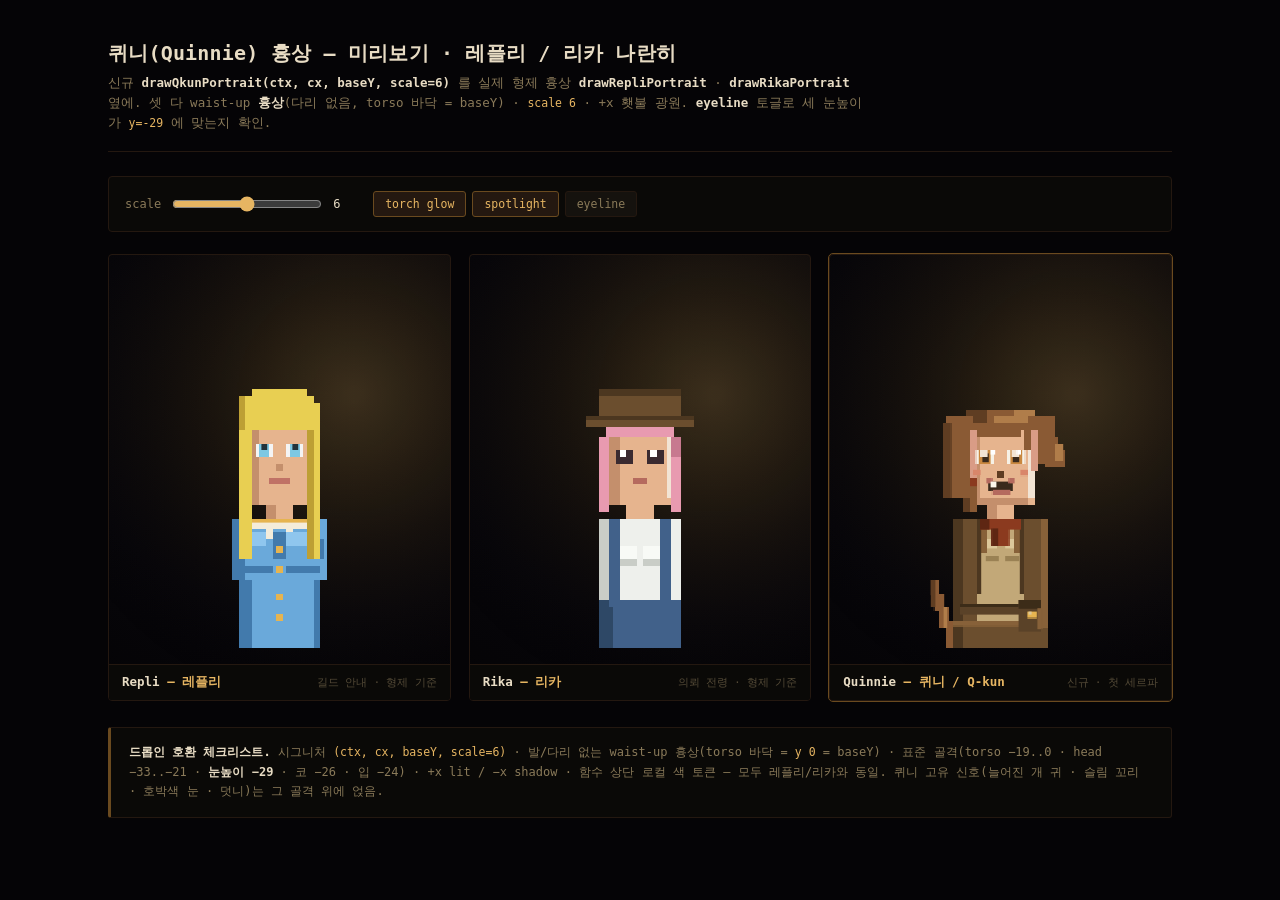
<file: design/quinnie-portrait/Quinnie Portrait Preview.html>
<!DOCTYPE html>
<html lang="ko">
<head>
<meta charset="utf-8">
<meta name="viewport" content="width=device-width, initial-scale=1">
<title>Quinnie Bust — Preview (with Repli / Rika)</title>
<style>
  :root{
    --line:#241810; --text:#e8dcc4; --dim:#8a7a59; --muted:#544a37; --amber:#e6b562;
  }
  *{box-sizing:border-box;}
  html,body{margin:0;background:#050406;color:var(--text);
    font-family:"Pretendard",ui-monospace,Menlo,Consolas,monospace;}
  .wrap{max-width:1120px;margin:0 auto;padding:40px 28px 72px;}
  header{border-bottom:1px solid var(--line);padding-bottom:18px;margin-bottom:24px;}
  h1{font-size:20px;font-weight:700;letter-spacing:.01em;margin:0 0 6px;}
  .sub{font-size:12.5px;line-height:1.6;color:var(--dim);max-width:760px;margin:0;}
  .sub b{color:var(--text);font-weight:600;} .sub code{color:var(--amber);font-size:11.5px;}

  .controls{display:flex;align-items:center;gap:18px;flex-wrap:wrap;
    margin:0 0 22px;padding:14px 16px;background:#0a0907;border:1px solid var(--line);border-radius:4px;}
  .controls label{font-size:12px;color:var(--dim);display:flex;align-items:center;gap:9px;}
  .controls input[type=range]{accent-color:var(--amber);width:150px;}
  .controls .val{color:var(--text);font-variant-numeric:tabular-nums;min-width:22px;}
  .controls .seg{display:flex;gap:6px;}
  .controls button{background:#15120e;color:var(--dim);border:1px solid var(--line);
    border-radius:3px;padding:5px 11px;font:inherit;font-size:11.5px;cursor:pointer;}
  .controls button.on{background:#241810;color:var(--amber);border-color:#6a4a1f;}

  .stage-row{display:grid;grid-template-columns:repeat(3,1fr);gap:18px;}
  .stage{background:radial-gradient(120% 80% at 62% 32%, #100d0a 0%, #07060a 62%, #040305 100%);
    border:1px solid var(--line);border-radius:4px;overflow:hidden;position:relative;}
  .stage.hero{outline:1px solid #6a4a1f;}
  .stage canvas{display:block;width:100%;height:auto;image-rendering:pixelated;image-rendering:crisp-edges;}
  .cap{display:flex;align-items:baseline;justify-content:space-between;gap:8px;
    padding:9px 13px;border-top:1px solid var(--line);background:#0a0907;}
  .cap .name{font-size:12.5px;font-weight:700;}
  .cap .name .ko{color:var(--amber);font-weight:600;}
  .cap .meta{font-size:10.5px;color:var(--muted);}
  .eyeline{position:absolute;left:0;right:0;height:1px;background:rgba(230,181,98,.32);pointer-events:none;display:none;}
  .stage.showline .eyeline{display:block;}
  .eyeline span{position:absolute;right:4px;top:-12px;font-size:9px;color:var(--amber);}

  .note{margin-top:26px;padding:15px 18px;background:#0a0907;border:1px solid var(--line);
    border-left:3px solid #6a4a1f;border-radius:3px;font-size:12px;line-height:1.65;color:var(--dim);}
  .note b{color:var(--text);} .note code{color:var(--amber);font-size:11.5px;}
</style>
</head>
<body>
<div class="wrap">
  <header>
    <h1>퀴니(Quinnie) 흉상 — 미리보기 · 레플리 / 리카 나란히</h1>
    <p class="sub">신규 <b>drawQkunPortrait(ctx, cx, baseY, scale=6)</b> 를 실제 형제 흉상
    <b>drawRepliPortrait</b> · <b>drawRikaPortrait</b> 옆에. 셋 다 waist-up <b>흉상</b>(다리 없음,
    torso 바닥 = baseY) · <code>scale 6</code> · +x 횃불 광원. <b>eyeline</b> 토글로 세 눈높이가
    <code>y=-29</code> 에 맞는지 확인.</p>
  </header>

  <div class="controls">
    <label>scale <input id="scale" type="range" min="4" max="8" step="1" value="6"><span class="val" id="scaleVal">6</span></label>
    <div class="seg">
      <button id="btnTorch" class="on">torch glow</button>
      <button id="btnSpot" class="on">spotlight</button>
      <button id="btnLine">eyeline</button>
    </div>
  </div>

  <div class="stage-row">
    <div class="stage" id="sRepli">
      <canvas id="cRepli" width="300" height="360"></canvas>
      <div class="eyeline"><span>eye y=-29</span></div>
      <div class="cap"><span class="name">Repli <span class="ko">— 레플리</span></span>
        <span class="meta">길드 안내 · 형제 기준</span></div>
    </div>
    <div class="stage" id="sRika">
      <canvas id="cRika" width="300" height="360"></canvas>
      <div class="eyeline"><span>eye y=-29</span></div>
      <div class="cap"><span class="name">Rika <span class="ko">— 리카</span></span>
        <span class="meta">의뢰 전령 · 형제 기준</span></div>
    </div>
    <div class="stage hero" id="sQ">
      <canvas id="cQuinnie" width="300" height="360"></canvas>
      <div class="eyeline"><span>eye y=-29</span></div>
      <div class="cap"><span class="name">Quinnie <span class="ko">— 퀴니 / Q-kun</span></span>
        <span class="meta">신규 · 첫 세르파</span></div>
    </div>
  </div>

  <div class="note">
    <b>드롭인 호환 체크리스트.</b> 시그니처 <code>(ctx, cx, baseY, scale=6)</code> · 발/다리 없는
    waist-up 흉상(torso 바닥 = <code>y 0</code> = baseY) · 표준 골격(torso −19..0 · head −33..−21 ·
    <b>눈높이 −29</b> · 코 −26 · 입 −24) · +x lit / −x shadow · 함수 상단 로컬 색 토큰 — 모두
    레플리/리카와 동일. 퀴니 고유 신호(늘어진 개 귀 · 슬림 꼬리 · 호박색 눈 · 덧니)는 그
    골격 위에 얹음.
  </div>
</div>

<script type="module">
import { drawQkunPortrait } from './drawQkunPortrait.js';

// ── 실제 형제 흉상 — opening-art.js 에서 verbatim 복사 (비교용) ───────────────
function drawRepliPortrait(ctx, cx, baseY, scale = 6) {
    ctx.save();
    ctx.translate(Math.round(cx), Math.round(baseY));
    ctx.scale(scale, scale);
    const R = (x, y, w, h, c) => { ctx.fillStyle = c; ctx.fillRect(x, y, w, h); };
    const SKIN = '#e6b48e', SKIN_SH = '#c48f6c', HAIR = '#e8cf52', HAIR_SH = '#bd9f34';
    const EYE = '#7ec8e3', LIP = '#c07266';
    const JACKET = '#6aa9da', JACKET_SH = '#427aac', JACKET_HI = '#8fc6ee';
    const INNER = '#f4ecda', GOLD = '#e6b450';
    R(-7, -19, 14, 9, JACKET); R(-6, -10, 12, 10, JACKET); R(-7, -19, 2, 9, JACKET_SH);
    R(-6, -10, 2, 10, JACKET_SH); R(5, -10, 1, 10, JACKET_SH);
    R(-4, -19, 8, 1.5, INNER); R(-2, -19, 1, 3, INNER); R(1, -19, 1, 3, INNER);
    R(-4, -19, 8, 0.6, GOLD);
    R(-5, -17, 3, 2, JACKET_HI); R(1, -17, 3, 2, JACKET_HI); R(-1, -17, 2, 4, JACKET_SH);
    R(-6.5, -16, 1, 3, JACKET_SH); R(5.5, -16, 1, 3, JACKET_SH);
    R(-6, -12, 5, 1, JACKET_SH); R(1, -12, 5, 1, JACKET_SH);
    R(-0.5, -15, 1, 1, GOLD); R(-0.5, -12, 1, 1, GOLD); R(-0.5, -8, 1, 1, GOLD); R(-0.5, -5, 1, 1, GOLD);
    R(-2, -21, 4, 2, SKIN); R(-2, -21, 1.5, 2, SKIN_SH);
    R(-5, -34, 10, 13, SKIN); R(-5, -34, 2, 13, SKIN_SH); R(4, -34, 1, 12, '#f2e4d4');
    R(-4, -38, 8, 1, HAIR); R(-5, -37, 10, 1, HAIR); R(-6, -36, 12, 4, HAIR);
    R(-6, -34, 2, 21, HAIR); R(4, -34, 2, 21, HAIR); R(4, -34, 1, 21, HAIR_SH);
    R(-6, -37, 1, 5, HAIR_SH); R(-5, -34, 10, 2, HAIR);
    R(-3.5, -30, 2.5, 2, '#f4f4f4'); R(1, -30, 2.5, 2, '#f4f4f4');
    R(-3, -30, 1.5, 2, EYE); R(1.5, -30, 1.5, 2, EYE);
    R(-2.6, -30, 0.8, 1, '#23323a'); R(1.9, -30, 0.8, 1, '#23323a');
    R(-0.5, -27, 1, 1, SKIN_SH); R(-1.5, -25, 3, 1, LIP);
    ctx.restore();
}
function drawRikaPortrait(ctx, cx, baseY, scale = 6) {
    ctx.save();
    ctx.translate(Math.round(cx), Math.round(baseY));
    ctx.scale(scale, scale);
    const R = (x, y, w, h, c) => { ctx.fillStyle = c; ctx.fillRect(x, y, w, h); };
    const SKIN = '#e6b48e', SKIN_SH = '#c48f6c', HAIR = '#e89ab0', HAIR_SH = '#c7798f';
    const CAP = '#6b4e2e', CAP_SH = '#4c3720', TEE = '#eef0ec', TEE_SH = '#c9cdc7';
    const DENIM = '#41618a', DENIM_SH = '#2e4866';
    R(-6, -19, 12, 19, TEE); R(-6, -19, 2, 19, TEE_SH);
    R(-6, -7, 12, 7, DENIM); R(-6, -7, 2, 7, DENIM_SH);
    R(-4.5, -19, 1.5, 13, DENIM); R(3, -19, 1.5, 13, DENIM);
    R(-3, -15, 2.5, 2, '#f8faf6'); R(0.5, -15, 2.5, 2, '#f8faf6');
    R(-3, -13, 2.5, 1, TEE_SH); R(0.5, -13, 2.5, 1, TEE_SH);
    R(-2, -21, 4, 2, SKIN);
    R(-5, -33, 10, 12, SKIN); R(-5, -33, 2, 12, SKIN_SH); R(4, -33, 1, 11, '#f2e4d4');
    R(-6, -31, 1.5, 11, HAIR); R(4.5, -31, 1.5, 11, HAIR); R(-5, -33, 10, 2, HAIR);
    R(4.5, -31, 1.5, 3, HAIR_SH);
    R(-6, -38, 12, 5, CAP); R(-6, -38, 12, 1, CAP_SH); R(-8, -34, 16, 1.5, CAP); R(-8, -34, 16, 0.5, CAP_SH);
    R(-3.5, -29, 2.5, 2, '#3a2a30'); R(1, -29, 2.5, 2, '#3a2a30');
    R(-3, -29, 1, 1, '#fff'); R(1.5, -29, 1, 1, '#fff'); R(-1, -25, 2, 1, '#b56a5e');
    ctx.restore();
}

const stages = {
  repli:   { c: document.getElementById('cRepli'),   draw: drawRepliPortrait, box: document.getElementById('sRepli') },
  rika:    { c: document.getElementById('cRika'),    draw: drawRikaPortrait,  box: document.getElementById('sRika') },
  quinnie: { c: document.getElementById('cQuinnie'), draw: drawQkunPortrait,  box: document.getElementById('sQ') },
};
const opt = { scale: 6, torch: true, spot: true, line: false };

function torchGlow(ctx, w, h){
  const x = w*0.72, y = h*0.34;
  const g = ctx.createRadialGradient(x, y, 6, x, y, w*0.95);
  g.addColorStop(0,'rgba(230,181,98,0.20)');
  g.addColorStop(0.45,'rgba(192,138,58,0.07)');
  g.addColorStop(1,'rgba(0,0,0,0)');
  ctx.fillStyle = g; ctx.fillRect(0,0,w,h);
}
function spotPool(ctx, cx, baseY, rw){
  const g = ctx.createRadialGradient(cx, baseY, 2, cx, baseY, rw);
  g.addColorStop(0,'rgba(230,200,120,0.18)');
  g.addColorStop(0.5,'rgba(192,138,58,0.06)');
  g.addColorStop(1,'rgba(0,0,0,0)');
  ctx.save(); ctx.scale(1, 0.32);
  ctx.fillStyle = g; ctx.beginPath();
  ctx.arc(cx, baseY/0.32, rw, 0, Math.PI*2); ctx.fill(); ctx.restore();
}

function render(){
  for(const key in stages){
    const {c, draw, box} = stages[key];
    const ctx = c.getContext('2d');
    ctx.imageSmoothingEnabled = false;
    const w = c.width, h = c.height;
    ctx.clearRect(0,0,w,h);
    const cx = Math.round(w/2);
    const baseY = h - 14;                  // bust bottom crop (waist) near frame bottom
    if(opt.spot) spotPool(ctx, cx, baseY, 70);
    if(opt.torch) torchGlow(ctx, w, h);
    draw(ctx, cx, baseY, opt.scale);
    // eyeline overlay at y=-29 (device px from top)
    const eyeDev = baseY - 29 * opt.scale;
    const lineEl = box.querySelector('.eyeline');
    lineEl.style.top = (eyeDev / h * 100) + '%';
    box.classList.toggle('showline', opt.line);
  }
}

const scaleEl = document.getElementById('scale'), scaleVal = document.getElementById('scaleVal');
scaleEl.addEventListener('input', () => { opt.scale = +scaleEl.value; scaleVal.textContent = opt.scale; render(); });
function toggle(btn, key){ const b=document.getElementById(btn); b.addEventListener('click',()=>{ opt[key]=!opt[key]; b.classList.toggle('on', opt[key]); render(); }); }
toggle('btnTorch','torch'); toggle('btnSpot','spot'); toggle('btnLine','line');
render();
window.__render = render;
</script>
</body>
</html>
</file>
<file: web/css/landing.css>
/* RL Dungeon — Landing page styles (web/index.html).
 * 게임 본체 (web/play.html / css/style.css) 와 분리. :root 변수는 동일 톤 복제.
 */

:root {
    --bg-primary: #1a1a2e;
    --bg-secondary: #16213e;
    --bg-tertiary: #0f3460;
    --accent: #e94560;
    --text-primary: #eee;
    --text-secondary: #aaa;
    --text-muted: #888;
    --success: #4ade80;
    --warning: #fbbf24;
    --border: rgba(255, 255, 255, 0.08);
}

* {
    margin: 0;
    padding: 0;
    box-sizing: border-box;
}

html, body {
    font-family: 'Segoe UI', system-ui, -apple-system, sans-serif;
    background: var(--bg-primary);
    color: var(--text-primary);
    min-height: 100vh;
    line-height: 1.6;
    text-rendering: optimizeLegibility;
    word-break: keep-all;
    overflow-wrap: break-word;
}

.landing-body {
    display: flex;
    flex-direction: column;
}

a {
    color: inherit;
}

/* === Top bar (lang toggle 만) === */
.landing-topbar {
    display: flex;
    justify-content: flex-end;
    padding: 16px 24px;
    border-bottom: 1px solid var(--border);
}

.lang-toggle {
    background: transparent;
    color: var(--text-primary);
    border: 1px solid var(--border);
    padding: 6px 14px;
    border-radius: 6px;
    font-size: 0.9rem;
    cursor: pointer;
    transition: border-color 0.15s, background 0.15s;
}

.lang-toggle:hover {
    border-color: var(--accent);
    background: rgba(233, 69, 96, 0.08);
}

/* === Hero === */
.landing-hero {
    text-align: center;
    padding: 80px 24px 64px;
    width: 100%;
    max-width: 880px;
    margin: 0 auto;
}

.hero-logo {
    font-size: clamp(2.6rem, 7vw, 4.5rem);
    font-weight: 800;
    letter-spacing: 0.04em;
    color: var(--accent);
    text-shadow: 0 0 32px rgba(233, 69, 96, 0.35);
    margin-bottom: 18px;
}

.hero-tagline {
    font-size: clamp(1.05rem, 2.2vw, 1.35rem);
    color: var(--text-primary);
    margin-bottom: 10px;
    font-weight: 500;
}

.hero-subtagline {
    font-size: clamp(0.95rem, 1.6vw, 1.05rem);
    color: var(--text-secondary);
    margin-bottom: 36px;
    max-width: 640px;
    margin-left: auto;
    margin-right: auto;
}

.hero-cta {
    display: flex;
    justify-content: center;
    gap: 14px;
    flex-wrap: wrap;
}

.btn {
    display: inline-block;
    padding: 12px 28px;
    border-radius: 8px;
    font-size: 1rem;
    font-weight: 600;
    text-decoration: none;
    border: 1px solid transparent;
    cursor: pointer;
    transition: transform 0.1s, box-shadow 0.15s, background 0.15s;
}

.btn-primary {
    background: var(--accent);
    color: white;
    box-shadow: 0 4px 16px rgba(233, 69, 96, 0.25);
}

.btn-primary:hover {
    transform: translateY(-1px);
    box-shadow: 0 6px 20px rgba(233, 69, 96, 0.4);
}

.btn-secondary {
    background: var(--bg-secondary);
    color: var(--text-primary);
    border-color: var(--border);
}

.btn-secondary:hover {
    border-color: var(--text-secondary);
    background: var(--bg-tertiary);
}

/* === Section common === */
.landing-section {
    width: 100%;
    max-width: 960px;
    margin: 0 auto;
    padding: 48px 24px;
}

.landing-section h2 {
    font-size: clamp(1.4rem, 3vw, 1.8rem);
    color: var(--text-primary);
    margin-bottom: 24px;
    text-align: center;
    letter-spacing: 0.01em;
}

/* === Concept grid === */
.concept-grid {
    display: grid;
    grid-template-columns: repeat(auto-fit, minmax(240px, 1fr));
    gap: 18px;
}

.concept-card {
    background: var(--bg-secondary);
    border: 1px solid var(--border);
    border-radius: 12px;
    padding: 24px;
    transition: border-color 0.15s, transform 0.15s;
}

.concept-card:hover {
    border-color: rgba(233, 69, 96, 0.4);
    transform: translateY(-2px);
}

.concept-card h3 {
    font-size: 1.1rem;
    color: var(--accent);
    margin-bottom: 10px;
    letter-spacing: 0.01em;
}

.concept-card p {
    font-size: 0.95rem;
    color: var(--text-secondary);
    line-height: 1.65;
}

/* === Screenshots === */
.screenshot-grid {
    display: grid;
    grid-template-columns: repeat(2, 1fr);
    gap: 14px;
    margin-bottom: 12px;
}

.screenshot-figure {
    width: 100%;
    aspect-ratio: 16 / 10;
    object-fit: cover;
    object-position: center top;
    background: var(--bg-secondary);
    border: 1px solid var(--border);
    border-radius: 8px;
    display: block;
}

.muted {
    color: var(--text-muted);
    font-size: 0.9rem;
    text-align: center;
}

/* === Quickstart === */
.quickstart-list {
    list-style: none;
    max-width: 640px;
    margin: 0 auto;
    padding: 0;
}

.quickstart-list li {
    background: var(--bg-secondary);
    border: 1px solid var(--border);
    border-radius: 8px;
    padding: 14px 18px;
    margin-bottom: 10px;
    font-size: 0.98rem;
    color: var(--text-primary);
}

.quickstart-list li::before {
    content: '▸';
    color: var(--accent);
    margin-right: 10px;
    font-weight: 600;
}

/* === Footer === */
.landing-footer {
    margin-top: auto;
    padding: 40px 24px 32px;
    border-top: 1px solid var(--border);
    text-align: center;
    color: var(--text-secondary);
    font-size: 0.88rem;
}

.landing-footer p {
    margin-bottom: 6px;
}

.landing-footer .footnote {
    color: var(--text-muted);
    font-style: italic;
    margin-bottom: 18px;
}

.landing-footer a {
    color: var(--text-primary);
    text-decoration: underline;
    text-decoration-color: var(--border);
    text-underline-offset: 2px;
    transition: text-decoration-color 0.15s;
}

.landing-footer a:hover {
    text-decoration-color: var(--accent);
}

/* === Mobile === */
@media (max-width: 600px) {
    .landing-topbar {
        padding: 12px 16px;
    }

    .lang-toggle {
        padding: 5px 12px;
        font-size: 0.85rem;
    }

    .landing-hero {
        padding: 56px 20px 40px;
    }

    .landing-section {
        padding: 36px 20px;
    }

    .hero-cta .btn {
        width: 100%;
        max-width: 280px;
    }

    .concept-grid {
        grid-template-columns: 1fr;
    }

    .concept-card {
        padding: 20px;
        text-align: left; /* 한국어 wrap 시 마지막 줄 정렬 가드 (D-2026-05-15-17 잔존 결함 보강) */
    }

    .concept-card p {
        overflow-wrap: anywhere; /* keep-all 의 너무 긴 어절 escape hatch (모바일 420 한국어 끝 글자 정렬) */
    }

    .screenshot-grid {
        grid-template-columns: 1fr;
    }

    .screenshot-figure {
        aspect-ratio: 16 / 9;
    }

    .quickstart-list li {
        padding: 12px 14px;
        font-size: 0.92rem;
    }
}
</file>
<file: web/css/style.css>
/* RL Dungeon - Styles */

* {
    margin: 0;
    padding: 0;
    box-sizing: border-box;
}

:root {
    --bg-primary: #1a1a2e;
    --bg-secondary: #16213e;
    --bg-tertiary: #0f3460;
    --accent: #e94560;
    --text-primary: #eee;
    --text-secondary: #aaa;
    --success: #4ade80;
    --warning: #fbbf24;
    --danger: #ef4444;
    --heal: #f472b6;
}

body {
    font-family: 'Segoe UI', system-ui, sans-serif;
    background: var(--bg-primary);
    color: var(--text-primary);
    min-height: 100vh;
}

.container {
    max-width: 1000px;
    margin: 0 auto;
    padding: 20px;
}

/* Header */
header {
    text-align: center;
    margin-bottom: 30px;
}

header h1 {
    font-size: 2.5rem;
    color: var(--accent);
    text-shadow: 0 0 20px rgba(233, 69, 96, 0.5);
}

.subtitle {
    color: var(--text-secondary);
    margin-top: 5px;
}

/* Main Layout */
main {
    display: flex;
    gap: 30px;
    flex-wrap: wrap;
    justify-content: center;
}

/* Game Area */
.game-area {
    position: relative;
    background: var(--bg-secondary);
    border-radius: 12px;
    padding: 20px;
    box-shadow: 0 4px 20px rgba(0, 0, 0, 0.3);
    flex: 2 1 600px;
}

#game-canvas {
    display: block;
    background: #000;
    border-radius: 8px;
    max-width: 100%;
    height: auto;
    margin: 0 auto;
}

/* Game UI */
.game-ui {
    margin-top: 15px;
}

.stats {
    display: flex;
    gap: 20px;
    flex-wrap: wrap;
    align-items: center;
}

.stat {
    display: flex;
    align-items: center;
    gap: 8px;
}

/* B-204: mobile-only toggle for extra stats (Run / Reward / Clear Rate).
   Desktop: button hidden, all stats shown. Mobile: only core stats
   (HP / Gold / Steps / Food) shown by default; button reveals the rest.
   W6 (2026-05-17): Food 가 extra → core 격상 (사용자 보고 "식량이 안 보임"). */
.stats-toggle {
    display: none;
    padding: 4px 10px;
    background: transparent;
    color: var(--text-secondary);
    border: 1px solid var(--border-color);
    border-radius: 4px;
    font-size: 0.85rem;
    cursor: pointer;
}
.stats-toggle:hover { color: var(--text-primary); }

.stat-label {
    color: var(--text-secondary);
    font-size: 0.9rem;
    min-width: 50px;
}

.stat-value {
    font-weight: bold;
    font-family: monospace;
    font-size: 1.1rem;
}

/* HP Bar */
.hp-bar {
    width: 100px;
    height: 12px;
    background: var(--bg-primary);
    border-radius: 6px;
    overflow: hidden;
}

.hp-fill {
    height: 100%;
    width: 100%;
    background: linear-gradient(90deg, var(--danger), var(--success));
    transition: width 0.3s ease;
}

/* Message */
.message {
    margin-top: 10px;
    padding: 8px 12px;
    background: var(--bg-tertiary);
    border-radius: 6px;
    font-size: 0.95rem;
    min-height: 36px;
    display: flex;
    align-items: center;
}

.message.success {
    background: rgba(74, 222, 128, 0.2);
    color: var(--success);
}

.message.danger {
    background: rgba(239, 68, 68, 0.2);
    color: var(--danger);
}

.message.warning {
    background: rgba(251, 191, 36, 0.2);
    color: var(--warning);
}

/* Controls Panel */
.controls {
    background: var(--bg-secondary);
    border-radius: 12px;
    padding: 20px;
    min-width: 200px;
    box-shadow: 0 4px 20px rgba(0, 0, 0, 0.3);
    flex: 1 1 280px;
}

.control-section {
    margin-bottom: 20px;
}

.control-section:last-child {
    margin-bottom: 0;
}

.control-section h3 {
    color: var(--accent);
    font-size: 0.9rem;
    text-transform: uppercase;
    letter-spacing: 1px;
    margin-bottom: 10px;
}

/* Select & Button */
select, button {
    width: 100%;
    padding: 10px 12px;
    border: none;
    border-radius: 6px;
    font-size: 0.95rem;
    cursor: pointer;
    margin-bottom: 8px;
}

select {
    background: var(--bg-tertiary);
    color: var(--text-primary);
}

select option:disabled {
    color: #666;
    font-style: italic;
}

select option {
    padding: 8px;
}

button {
    background: var(--accent);
    color: white;
    font-weight: bold;
    transition: transform 0.1s, box-shadow 0.1s;
}

button:hover {
    transform: translateY(-2px);
    box-shadow: 0 4px 12px rgba(233, 69, 96, 0.4);
}

button:active {
    transform: translateY(0);
}

.btn-train {
    background: #3b82f6;
}

.btn-train:hover {
    box-shadow: 0 4px 12px rgba(59, 130, 246, 0.4);
}

.btn-secondary {
    background: var(--bg-tertiary);
    color: var(--text-primary);
}

.btn-secondary:hover:not(:disabled) {
    background: #1e3a5f;
    box-shadow: 0 4px 12px rgba(0, 0, 0, 0.3);
}

.btn-secondary:disabled {
    opacity: 0.5;
    cursor: not-allowed;
    transform: none;
}

/* Training Progress */
.train-progress {
    margin-top: 10px;
}

.progress-bar {
    width: 100%;
    height: 8px;
    background: var(--bg-primary);
    border-radius: 4px;
    overflow: hidden;
}

.progress-fill {
    height: 100%;
    width: 0%;
    background: linear-gradient(90deg, #3b82f6, #22c55e);
    transition: width 0.2s;
}

.progress-text {
    font-size: 0.8rem;
    color: var(--text-secondary);
    margin-top: 4px;
    text-align: center;
}

.train-stats {
    font-size: 0.8rem;
    color: var(--text-secondary);
    margin-top: 8px;
    line-height: 1.5;
}

/* Checkbox */
.checkbox-label {
    display: flex;
    align-items: center;
    gap: 8px;
    cursor: pointer;
    padding: 6px 0;
    font-size: 0.9rem;
    color: var(--text-secondary);
}

.checkbox-label input[type="checkbox"] {
    width: 16px;
    height: 16px;
    cursor: pointer;
}

.checkbox-label:hover {
    color: var(--text-primary);
}

/* Key Hints */
.key-hints {
    color: var(--text-secondary);
    font-size: 0.9rem;
}

.key {
    display: inline-block;
    background: var(--bg-tertiary);
    padding: 4px 8px;
    border-radius: 4px;
    font-family: monospace;
    margin-right: 5px;
}

/* Legend */
.legend {
    display: flex;
    flex-direction: column;
    gap: 8px;
}

.legend-item {
    display: flex;
    align-items: center;
    gap: 8px;
    font-size: 0.85rem;
    color: var(--text-secondary);
}

.tile-preview {
    width: 20px;
    height: 20px;
    border-radius: 4px;
}

.tile-preview.start { background: #3b82f6; }
.tile-preview.goal { background: #22c55e; }
.tile-preview.trap { background: #ef4444; }
.tile-preview.heal { background: #f472b6; }
.tile-preview.pit { background: #18181b; border: 1px solid #333; }
.tile-preview.gold { background: #fbbf24; }
.tile-preview.monster { background: #9333ea; }
.tile-preview.wall { background: #374151; }

/* Character Grid */
.character-grid {
    display: grid;
    grid-template-columns: 1fr 1fr;
    gap: 4px;
}

.char-card {
    display: flex;
    flex-direction: column;
    align-items: center;
    padding: 6px 4px;
    font-size: 0.75rem;
    background: var(--bg-tertiary);
    color: var(--text-secondary);
    margin-bottom: 0;
    border: 2px solid transparent;
    border-radius: 6px;
    cursor: pointer;
    transition: background 0.15s, border-color 0.15s, color 0.15s;
    min-height: 44px;
}

.char-card .char-name {
    font-weight: bold;
    font-size: 0.8rem;
    line-height: 1.2;
}

.char-card .char-algo {
    font-size: 0.65rem;
    opacity: 0.7;
    margin-top: 1px;
}

.char-card.active {
    background: var(--accent);
    color: white;
    border-color: #ff6b81;
}

.char-card.active .char-algo {
    opacity: 0.9;
}

.char-card:hover {
    transform: none;
    box-shadow: none;
    background: #1e3a5f;
    color: var(--text-primary);
}

.char-card.active:hover {
    background: #d63851;
}

.character-desc {
    font-size: 0.8rem;
    color: var(--text-secondary);
    margin-top: 8px;
    line-height: 1.4;
    font-style: italic;
}

/* Gold display */
.gold-value {
    color: #fbbf24 !important;
    text-shadow: 0 0 8px rgba(251, 191, 36, 0.5);
}

/* Footer */
footer {
    text-align: center;
    margin-top: 30px;
    color: var(--text-secondary);
    font-size: 0.9rem;
}

/* Speed Buttons */
.speed-buttons {
    display: flex;
    align-items: center;
    gap: 4px;
    margin-bottom: 8px;
    flex-wrap: wrap;
}

.speed-label {
    color: var(--text-secondary);
    font-size: 0.85rem;
    margin-right: 4px;
}

.btn-speed {
    width: auto;
    padding: 5px 10px;
    font-size: 0.8rem;
    background: var(--bg-tertiary);
    color: var(--text-secondary);
    margin-bottom: 0;
    border: 1px solid transparent;
}

.btn-speed.active {
    background: #3b82f6;
    color: white;
    border-color: #60a5fa;
}

.btn-speed:hover {
    transform: none;
    box-shadow: none;
    background: #1e3a5f;
    color: var(--text-primary);
}

.btn-speed.active:hover {
    background: #2563eb;
}

/* Train Mode Select */
.train-mode-select {
    display: flex;
    align-items: center;
    gap: 4px;
    margin-bottom: 8px;
}

.train-mode-select select {
    flex: 1;
    margin-bottom: 0;
    padding: 5px 8px;
    font-size: 0.85rem;
}

/* Train Buttons */
.train-buttons {
    display: flex;
    gap: 6px;
}

.train-buttons button {
    flex: 1;
    margin-bottom: 0;
}

.btn-stop {
    background: #dc2626;
    color: white;
    font-weight: bold;
}

.btn-stop:hover:not(:disabled) {
    box-shadow: 0 4px 12px rgba(220, 38, 38, 0.4);
}

.btn-stop:disabled {
    opacity: 0.5;
    cursor: not-allowed;
    transform: none;
}

/* D-Pad */
.dpad-container {
    display: none;
    justify-content: center;
    margin-top: 12px;
    padding: 8px;
    background: rgba(0, 0, 0, 0.3);
    border-radius: 12px;
}

.dpad {
    display: grid;
    grid-template-columns: 50px 50px 50px;
    grid-template-rows: 50px 50px 50px;
    gap: 4px;
}

.dpad-btn {
    width: 50px;
    height: 50px;
    padding: 0;
    margin: 0;
    display: flex;
    align-items: center;
    justify-content: center;
    font-size: 1.4rem;
    background: var(--bg-tertiary);
    color: var(--text-primary);
    border: 1px solid #334155;
    border-radius: 8px;
    user-select: none;
    -webkit-user-select: none;
    touch-action: manipulation;
}

.dpad-btn:hover {
    transform: none;
    box-shadow: none;
}

.dpad-btn:active {
    background: var(--accent);
    transform: scale(0.95);
}

.dpad-center {
    background: transparent;
    border: none;
    cursor: default;
}

.dpad-center:active {
    background: transparent;
    transform: none;
}

.dpad-up    { grid-column: 2; grid-row: 1; }
.dpad-left  { grid-column: 1; grid-row: 2; }
.dpad-center{ grid-column: 2; grid-row: 2; }
.dpad-right { grid-column: 3; grid-row: 2; }
.dpad-down  { grid-column: 2; grid-row: 3; }

/* Responsive */
@media (max-width: 700px) {
    main {
        flex-direction: column;
        align-items: center;
    }

    .controls {
        width: 100%;
        max-width: 400px;
    }

    .dpad-container {
        display: flex;
    }

    /* B-204: collapse extra stats by default on mobile */
    .stats:not(.expanded) .stat[data-priority="extra"] { display: none; }
    .stats-toggle { display: inline-block; }

    /* B-201: fit canvas to viewport. min-width:0 unlocks flex shrink past
       canvas intrinsic width; box-sizing keeps padding inside max-width. */
    .game-area {
        max-width: 100%;
        min-width: 0;
        box-sizing: border-box;
    }
    #game-canvas {
        max-width: 100%;
        height: auto;
    }

    /* B-201: minimap revealed when JS marks the wrap active (large dungeons) */
    .minimap-wrap[data-active="true"] { display: inline-flex; }

    /* B-202: mobile bottom tab bar (fixed) + body bottom padding so it doesn't
       cover content (incl. minimap which sits right under the canvas). */
    .bottom-tabs { display: flex; }
    body { padding-bottom: 60px; }
}

/* B-202: bottom tab bar default state (hidden on desktop, revealed in mobile
   media query). Fixed to viewport bottom. */
.bottom-tabs {
    display: none;
    position: fixed;
    left: 0;
    right: 0;
    bottom: 0;
    z-index: 50;
    padding: 6px;
    gap: 4px;
    background: var(--bg-secondary, #1a1a1a);
    border-top: 1px solid var(--border-color, #333);
    box-shadow: 0 -2px 10px rgba(0, 0, 0, 0.3);
}
.bottom-tab {
    flex: 1;
    padding: 10px 4px;
    background: transparent;
    color: var(--text-secondary);
    border: 1px solid transparent;
    border-radius: 6px;
    font-size: 0.85rem;
    cursor: pointer;
}
.bottom-tab:hover, .bottom-tab.active {
    color: var(--text-primary);
    border-color: var(--border-color, #333);
    background: var(--bg-tertiary, #222);
}

/* B-201: minimap default state (hidden on desktop and small dungeons) */
.minimap-wrap {
    display: none;
    align-items: center;
    gap: 8px;
    margin-top: 10px;
    padding: 6px 10px;
    background: var(--bg-tertiary, #1a1a1a);
    border-radius: 6px;
}
.minimap-label {
    color: var(--text-secondary);
    font-size: 0.85rem;
}
#minimap-canvas {
    display: block;
    background: #000;
    border-radius: 4px;
    image-rendering: pixelated;
}

/* Also show D-pad on touch devices */
@media (pointer: coarse) {
    .dpad-container {
        display: flex;
    }
}

/* ========== Mode Tabs ========== */
.mode-tabs {
    display: flex;
    justify-content: center;
    gap: 0;
    margin-bottom: 20px;
}

.mode-tab {
    width: auto;
    padding: 10px 32px;
    font-size: 1rem;
    font-weight: bold;
    background: var(--bg-tertiary);
    color: var(--text-secondary);
    border: 2px solid #334155;
    margin-bottom: 0;
    cursor: pointer;
    transition: background 0.15s, color 0.15s;
}

.mode-tab:first-child {
    border-radius: 8px 0 0 8px;
    border-right: 1px solid #334155;
}

.mode-tab:last-child {
    border-radius: 0 8px 8px 0;
    border-left: 1px solid #334155;
}

.mode-tab.active {
    background: var(--accent);
    color: white;
    border-color: var(--accent);
}

.mode-tab:hover {
    transform: none;
    box-shadow: none;
    background: #1e3a5f;
    color: var(--text-primary);
}

.mode-tab.active:hover {
    background: #d63851;
}

/* ========== Editor Mode Toggle ========== */
body.editor-mode .game-ui,
body.editor-mode .dpad-container {
    display: none !important;
}

/* ========== Editor Controls ========== */
.editor-controls .control-section {
    margin-bottom: 16px;
}

/* Grid Size */
.size-controls {
    display: flex;
    align-items: center;
    gap: 8px;
    flex-wrap: wrap;
}

.size-label {
    display: flex;
    align-items: center;
    gap: 4px;
    font-size: 0.85rem;
    color: var(--text-secondary);
}

.size-input {
    width: 54px;
    padding: 5px 6px;
    background: var(--bg-tertiary);
    color: var(--text-primary);
    border: 1px solid #334155;
    border-radius: 4px;
    font-size: 0.9rem;
    text-align: center;
}

.size-input:focus {
    outline: none;
    border-color: var(--accent);
}

/* Tile Palette */
.tile-palette {
    display: grid;
    grid-template-columns: 1fr 1fr 1fr;
    gap: 4px;
}

.palette-tile {
    display: flex;
    align-items: center;
    gap: 6px;
    padding: 6px 8px;
    background: var(--bg-tertiary);
    border: 2px solid transparent;
    border-radius: 6px;
    cursor: pointer;
    font-size: 0.72rem;
    color: var(--text-secondary);
    margin-bottom: 0;
    min-height: 36px;
    transition: border-color 0.15s, background 0.15s;
}

.palette-tile:hover {
    transform: none;
    box-shadow: none;
    background: #1e3a5f;
    color: var(--text-primary);
}

.palette-tile.active {
    border-color: var(--accent);
    background: rgba(233, 69, 96, 0.15);
    color: var(--text-primary);
}

.palette-color {
    width: 16px;
    height: 16px;
    border-radius: 3px;
    flex-shrink: 0;
}

.palette-label {
    white-space: nowrap;
    overflow: hidden;
    text-overflow: ellipsis;
}

/* Tool Buttons */
.tool-buttons {
    display: flex;
    gap: 4px;
}

.btn-tool {
    flex: 1;
    padding: 7px 6px;
    font-size: 0.8rem;
    background: var(--bg-tertiary);
    color: var(--text-secondary);
    margin-bottom: 0;
    border: 1px solid transparent;
}

.btn-tool.active {
    background: #3b82f6;
    color: white;
    border-color: #60a5fa;
}

.btn-tool:hover {
    transform: none;
    box-shadow: none;
    background: #1e3a5f;
    color: var(--text-primary);
}

.btn-tool.active:hover {
    background: #2563eb;
}

/* Action Buttons */
.action-buttons {
    display: grid;
    grid-template-columns: 1fr 1fr;
    gap: 4px;
}

.btn-small {
    width: auto;
    padding: 6px 10px;
    font-size: 0.8rem;
    background: var(--bg-tertiary);
    color: var(--text-secondary);
    margin-bottom: 0;
    border: 1px solid #334155;
}

.btn-small:hover {
    transform: none;
    box-shadow: none;
    background: #1e3a5f;
    color: var(--text-primary);
}

.btn-validate {
    background: #3b82f6;
    color: white;
    border-color: #3b82f6;
}

.btn-validate:hover {
    background: #2563eb;
}

/* Save / Load */
.save-controls {
    display: flex;
    gap: 4px;
    margin-bottom: 8px;
}

.dungeon-name-input {
    flex: 1;
    padding: 6px 8px;
    background: var(--bg-tertiary);
    color: var(--text-primary);
    border: 1px solid #334155;
    border-radius: 4px;
    font-size: 0.85rem;
}

.dungeon-name-input:focus {
    outline: none;
    border-color: var(--accent);
}

.btn-save {
    background: var(--success);
    color: #000;
    border-color: var(--success);
    font-weight: bold;
}

.btn-save:hover {
    background: #22b060;
    box-shadow: none;
    transform: none;
}

.load-controls select {
    margin-bottom: 6px;
}

.load-buttons {
    display: flex;
    gap: 4px;
}

.load-buttons button {
    flex: 1;
}

.btn-danger-small {
    background: var(--danger) !important;
    color: white !important;
    border-color: var(--danger) !important;
}

.btn-danger-small:hover {
    background: #dc2626 !important;
    transform: none;
    box-shadow: none;
}

/* Play Dungeon Button */
.btn-play-dungeon {
    background: linear-gradient(135deg, #22c55e, #16a34a);
    color: white;
    font-weight: bold;
    font-size: 1rem;
    padding: 12px;
    border: none;
    border-radius: 8px;
    width: 100%;
    letter-spacing: 0.5px;
}

.btn-play-dungeon:hover {
    transform: translateY(-1px);
    box-shadow: 0 4px 16px rgba(34, 197, 94, 0.4);
}

/* Editor Message */
.editor-message {
    min-height: 20px;
    padding: 6px 10px;
    border-radius: 6px;
    font-size: 0.85rem;
    line-height: 1.4;
}

.editor-message.success {
    background: rgba(74, 222, 128, 0.15);
    color: var(--success);
}

.editor-message.danger {
    background: rgba(239, 68, 68, 0.15);
    color: var(--danger);
}

.editor-message.warning {
    background: rgba(251, 191, 36, 0.15);
    color: var(--warning);
}

.editor-message.info {
    background: rgba(59, 130, 246, 0.15);
    color: #60a5fa;
}

/* Quick Test */
.quick-test-char-select, .quick-test-episodes { display: flex; align-items: center; gap: 4px; margin-bottom: 8px; }
.quick-test-char-select select, .quick-test-episodes select { flex: 1; margin-bottom: 0; padding: 5px 8px; font-size: 0.85rem; }
.quick-test-buttons { display: flex; gap: 6px; }
.quick-test-buttons button { flex: 1; margin-bottom: 0; }
.quick-test-progress { margin-top: 8px; }
.quick-test-results { font-size: 0.85rem; margin-top: 8px; line-height: 1.4; }
.quick-test-results.success { color: var(--success); }
.quick-test-results.warning { color: var(--warning); }
.quick-test-results.danger { color: var(--danger); }

/* ========== Editor Sub-tabs ========== */
.editor-subtabs {
    display: flex;
    gap: 0;
    margin-bottom: 12px;
}

.editor-subtab {
    flex: 1;
    padding: 7px 0;
    font-size: 0.85rem;
    font-weight: bold;
    background: var(--bg-tertiary);
    color: var(--text-secondary);
    border: 1px solid #334155;
    cursor: pointer;
    transition: background 0.15s, color 0.15s;
    margin-bottom: 0;
}

.editor-subtab:first-child {
    border-radius: 6px 0 0 6px;
    border-right: none;
}

.editor-subtab:last-child {
    border-radius: 0 6px 6px 0;
}

.editor-subtab.active {
    background: var(--accent);
    color: white;
    border-color: var(--accent);
}

.editor-subtab:hover {
    transform: none;
    box-shadow: none;
    background: #1e3a5f;
    color: var(--text-primary);
}

.editor-subtab.active:hover {
    background: #d63851;
}

/* ========== Dungeon Composer ========== */
.dungeon-floor-list {
    display: flex;
    flex-direction: column;
    gap: 8px;
    margin-bottom: 8px;
}

.floor-slot {
    background: var(--bg-tertiary);
    border: 1px solid #334155;
    border-radius: 6px;
    padding: 8px;
    cursor: pointer;
    transition: border-color 0.15s;
}

.floor-slot:hover {
    border-color: #4a6380;
}

.floor-slot.selected {
    border-color: var(--accent);
    box-shadow: 0 0 0 1px var(--accent);
}

.floor-header {
    display: flex;
    justify-content: space-between;
    align-items: center;
    margin-bottom: 6px;
}

.floor-label {
    font-size: 0.8rem;
    font-weight: bold;
    color: var(--text-secondary);
}

.btn-remove-floor {
    background: none;
    border: none;
    color: var(--danger);
    font-size: 1rem;
    cursor: pointer;
    padding: 0 4px;
    line-height: 1;
    opacity: 0.6;
}

.btn-remove-floor:hover {
    opacity: 1;
    transform: none;
    box-shadow: none;
}

.floor-stage-select {
    width: 100%;
    padding: 4px 6px;
    font-size: 0.8rem;
    background: var(--bg-secondary);
    color: var(--text-primary);
    border: 1px solid #334155;
    border-radius: 4px;
}

.btn-add-floor {
    width: 100%;
    padding: 6px;
    font-size: 0.8rem;
    background: var(--bg-tertiary);
    color: var(--text-secondary);
    border: 1px dashed #4a6380;
    border-radius: 6px;
    cursor: pointer;
    transition: background 0.15s, color 0.15s, border-color 0.15s;
}

.btn-add-floor:hover {
    background: #1e3a5f;
    color: var(--text-primary);
    border-color: var(--accent);
    transform: none;
    box-shadow: none;
}

/* Variant system */
.floor-variant-row {
    display: flex;
    gap: 4px;
    align-items: center;
    margin-top: 4px;
}
.floor-variant-row .floor-stage-select {
    flex: 1;
}
.btn-remove-variant {
    width: 24px;
    height: 24px;
    padding: 0;
    font-size: 0.9rem;
    line-height: 1;
    background: transparent;
    color: #ef4444;
    border: 1px solid #ef4444;
    border-radius: 4px;
    cursor: pointer;
    flex-shrink: 0;
}
.btn-remove-variant:hover {
    background: rgba(239, 68, 68, 0.2);
    transform: none;
    box-shadow: none;
}
.btn-add-variant {
    width: 100%;
    padding: 3px;
    font-size: 0.7rem;
    background: transparent;
    color: #a78bfa;
    border: 1px dashed #a78bfa;
    border-radius: 4px;
    cursor: pointer;
    margin-top: 4px;
}
.btn-add-variant:hover {
    background: rgba(167, 139, 250, 0.1);
    transform: none;
    box-shadow: none;
}
.variant-badge {
    font-size: 0.65rem;
    background: #a78bfa;
    color: #1a1a2e;
    padding: 1px 5px;
    border-radius: 8px;
    margin-left: 4px;
    font-weight: bold;
}

.dungeon-floor-empty {
    text-align: center;
    color: var(--text-secondary);
    font-size: 0.8rem;
    padding: 12px;
    opacity: 0.6;
}

/* ========== Task #23: First Clear Celebration (Cycle 4) ========== */
.first-clear-celebration {
    position: fixed;
    inset: 0;
    background: rgba(0, 0, 0, 0);
    display: none;
    align-items: center;
    justify-content: center;
    z-index: 200;
    pointer-events: none;
}

.first-clear-celebration.show {
    display: flex;
}

.celebration-content {
    text-align: center;
    animation: celebrationPop 0.6s cubic-bezier(0.34, 1.56, 0.64, 1);
}

.celebration-title {
    font-size: 4.5rem;
    font-weight: 900;
    color: var(--success, #4ade80);
    text-shadow: 0 0 30px rgba(74, 222, 128, 0.9), 0 0 60px rgba(74, 222, 128, 0.6), 0 4px 20px rgba(0, 0, 0, 0.5);
    margin-bottom: 16px;
    letter-spacing: 4px;
}

.celebration-stars {
    font-size: 2.5rem;
    color: #fbbf24;
    text-shadow: 0 0 25px rgba(251, 191, 36, 0.9), 0 0 50px rgba(251, 191, 36, 0.6);
    animation: starsTwinkle 0.6s ease-in-out infinite alternate;
    letter-spacing: 12px;
}

@keyframes celebrationPop {
    0% { transform: scale(0.3) translateY(20px); opacity: 0; }
    50% { transform: scale(1.2) translateY(0); opacity: 1; }
    100% { transform: scale(1) translateY(0); opacity: 1; }
}

@keyframes starsTwinkle {
    from {
        transform: scale(0.97);
        text-shadow: 0 0 18px rgba(251, 191, 36, 0.75), 0 0 36px rgba(251, 191, 36, 0.4);
    }
    to {
        transform: scale(1.06);
        text-shadow: 0 0 32px rgba(251, 191, 36, 1), 0 0 64px rgba(251, 191, 36, 0.7);
    }
}

/* Task #29 (Cycle 8 옵션 A — Q3 학습 모드 가시화): 첫 클리어 후 우측 'AI 학습' 섹션 일시 강조 */
@keyframes attentionPulse {
    0%, 100% {
        box-shadow: 0 0 0 0 rgba(233, 69, 96, 0);
        outline-color: rgba(233, 69, 96, 0.3);
    }
    50% {
        box-shadow: 0 0 28px 6px rgba(233, 69, 96, 0.55);
        outline-color: rgba(233, 69, 96, 0.85);
    }
}

.control-section.attention-pulse {
    outline: 2px solid rgba(233, 69, 96, 0.3);
    outline-offset: 2px;
    animation: attentionPulse 1.4s ease-in-out infinite;
    border-radius: 8px;
}

/* 튜토리얼 액션 비트 — 클릭 유도 대상(의뢰 카드/배치 버튼 등) 글로우. attentionPulse 재사용. */
.tutor-glow {
    outline: 2px solid #e6b450;
    outline-offset: 2px;
    animation: attentionPulse 1.4s ease-in-out infinite;
    border-radius: 8px;
}

/* ========== Roguelike: Game Over Overlay ========== */
.game-over-overlay {
    position: absolute;
    inset: 0;
    background: rgba(0, 0, 0, 0.92);
    backdrop-filter: blur(8px);
    -webkit-backdrop-filter: blur(8px);
    display: flex;
    align-items: center;
    justify-content: center;
    z-index: 100;
    border-radius: 12px;
}

.game-over-box {
    text-align: center;
    padding: 30px 40px;
    max-width: 360px;
}

.game-over-title {
    font-size: 2.2rem;
    font-weight: bold;
    color: var(--danger);
    text-shadow: 0 0 20px rgba(239, 68, 68, 0.6);
    margin-bottom: 16px;
}

.game-over-cause {
    font-size: 1rem;
    color: var(--text-primary);
    margin-bottom: 12px;
}

.game-over-stats {
    font-size: 0.85rem;
    color: var(--text-secondary);
    line-height: 1.6;
    margin-bottom: 16px;
}

.game-over-note {
    font-size: 0.75rem;
    color: var(--text-secondary);
    opacity: 0.7;
    font-style: italic;
    margin-bottom: 20px;
}

.btn-new-run {
    background: var(--accent);
    color: white;
    font-weight: bold;
    font-size: 1.1rem;
    padding: 12px 32px;
    border: none;
    border-radius: 8px;
    cursor: pointer;
    width: auto;
}

.btn-new-run:hover {
    transform: translateY(-2px);
    box-shadow: 0 4px 16px rgba(233, 69, 96, 0.5);
}

/* ========== Tutorial rescue overlay (레플리 식량 보급, 1차) ========== */
/* game-over-overlay 패턴 미러 — game-area 서브트리 안이라 dev↔play 따라 이동. */
.tutor-rescue-overlay {
    position: absolute;
    inset: 0;
    background: rgba(10, 12, 24, 0.88);
    backdrop-filter: blur(6px);
    -webkit-backdrop-filter: blur(6px);
    display: flex;
    align-items: center;
    justify-content: center;
    z-index: 100;
    border-radius: 12px;
}

.tutor-rescue-box {
    text-align: center;
    padding: 24px 32px;
    max-width: 340px;
    display: flex;
    flex-direction: column;
    align-items: center;
}

.tutor-rescue-portrait {
    width: 120px;
    height: 135px;
    margin-bottom: 8px;
    image-rendering: pixelated;
}

.tutor-rescue-speaker {
    font-size: 0.95rem;
    font-weight: bold;
    color: var(--accent);
    margin-bottom: 6px;
}

.tutor-rescue-text {
    font-size: 1rem;
    color: var(--text-primary);
    line-height: 1.5;
    margin-bottom: 20px;
}

.btn-tutor-rescue {
    background: var(--accent);
    color: white;
    font-weight: bold;
    font-size: 1.05rem;
    padding: 10px 28px;
    border: none;
    border-radius: 8px;
    cursor: pointer;
    width: auto;
}

.btn-tutor-rescue:hover {
    transform: translateY(-2px);
    box-shadow: 0 4px 16px rgba(233, 69, 96, 0.5);
}

/* ========== Roguelike: Character Lock/Hidden ========== */
.char-card.locked {
    display: none;
}

.char-card.locked .char-name::before {
    content: '\1F512 ';
    font-size: 0.7rem;
}

.char-card.locked:hover {
    opacity: 0.7;
    background: #1e3a5f;
}

.char-card.char-hidden {
    display: none;
}

/* ========== Roguelike: Food & Run Display ========== */
.food-value {
    color: #a3e635 !important;
    text-shadow: 0 0 8px rgba(163, 230, 53, 0.4);
    transition: color 0.3s ease;
}

/* F2: 식량 임계 색 (사용자 보고: 줄어든 거가 눈에 안 띈다) */
.food-value.food-low {
    color: #facc15 !important;
    text-shadow: 0 0 10px rgba(250, 204, 21, 0.5);
}
.food-value.food-critical {
    color: #ef4444 !important;
    text-shadow: 0 0 12px rgba(239, 68, 68, 0.7);
    animation: food-pulse 1.2s ease-in-out infinite;
}
@keyframes food-pulse {
    0%, 100% { opacity: 1; }
    50% { opacity: 0.6; }
}

/* F1: 식량 변화 floating "-2" (매 스텝 가시화) */
#food-stat { position: relative; }
.food-delta {
    position: absolute;
    right: 8px;
    top: 0;
    pointer-events: none;
    font-weight: 700;
    font-size: 0.95rem;
    animation: food-delta-float 1s ease-out forwards;
}
.food-delta-down { color: #ef4444; }
.food-delta-up { color: #a3e635; }
@keyframes food-delta-float {
    0%   { opacity: 0; transform: translateY(0); }
    20%  { opacity: 1; }
    100% { opacity: 0; transform: translateY(-24px); }
}

.run-value {
    color: #c084fc !important;
    text-shadow: 0 0 8px rgba(192, 132, 252, 0.3);
}

/* ========== Roguelike: Provisions ========== */
.provisions-controls {
    display: flex;
    align-items: center;
    gap: 6px;
    flex-wrap: wrap;
}

.provisions-controls .size-input {
    width: 60px;
}

.provisions-cost {
    font-size: 0.8rem;
    color: var(--warning);
    min-width: 40px;
}

.btn-buy-food {
    background: #65a30d !important;
    color: white !important;
    border-color: #65a30d !important;
    font-weight: bold;
}

.btn-buy-food:hover {
    background: #4d7c0f !important;
    transform: none;
    box-shadow: none;
}

.provisions-info {
    font-size: 0.8rem;
    color: var(--text-secondary);
    margin-top: 6px;
    line-height: 1.4;
}

/* ========== B-5: Map Choice Overlay ========== */
.map-choice-overlay {
    position: absolute;
    inset: 0;
    background: rgba(0, 0, 0, 0.88);
    display: flex;
    align-items: center;
    justify-content: center;
    z-index: 100;
    border-radius: 12px;
}

.map-choice-box {
    text-align: center;
    padding: 28px 36px;
    max-width: 380px;
}

.map-choice-title {
    font-size: 2rem;
    font-weight: bold;
    color: var(--success);
    text-shadow: 0 0 20px rgba(74, 222, 128, 0.6);
    margin-bottom: 12px;
}

.map-choice-dungeon {
    font-size: 1.1rem;
    color: var(--text-primary);
    margin-bottom: 10px;
}

.map-choice-details {
    font-size: 0.85rem;
    color: var(--text-secondary);
    line-height: 1.7;
    margin-bottom: 18px;
}

.map-unlock-msg {
    color: #a78bfa;
    font-weight: bold;
    margin-bottom: 6px;
}

.map-choice-buttons {
    display: flex;
    gap: 10px;
    justify-content: center;
}

/* 배치 해제 확인창 — '다시 보지 않기' 체크 행 */
.recall-dont-show {
    display: flex;
    align-items: center;
    justify-content: center;
    gap: 7px;
    font-size: 0.8rem;
    color: var(--text-secondary);
    margin-bottom: 16px;
    cursor: pointer;
    user-select: none;
}
.recall-dont-show input { cursor: pointer; }

.btn-sell-map {
    background: var(--warning);
    color: #000;
    font-weight: bold;
    font-size: 1rem;
    padding: 10px 24px;
    border: none;
    border-radius: 8px;
    cursor: pointer;
    width: auto;
}

.btn-sell-map:hover {
    transform: translateY(-2px);
    box-shadow: 0 4px 12px rgba(251, 191, 36, 0.5);
}

.btn-keep-map {
    background: #3b82f6;
    color: white;
    font-weight: bold;
    font-size: 1rem;
    padding: 10px 24px;
    border: none;
    border-radius: 8px;
    cursor: pointer;
    width: auto;
}

.btn-keep-map:hover {
    transform: translateY(-2px);
    box-shadow: 0 4px 12px rgba(59, 130, 246, 0.5);
}

/* ========== B-3: Serpa Stats ========== */
.stats-list {
    display: flex;
    flex-direction: column;
    gap: 4px;
}

.stat-row {
    display: flex;
    align-items: center;
    gap: 6px;
    padding: 4px 6px;
    background: var(--bg-tertiary);
    border-radius: 4px;
    font-size: 0.78rem;
    flex-wrap: wrap;
}

.stat-char-name {
    font-weight: bold;
    color: var(--text-primary);
    min-width: 80px;
}

.stat-char-details {
    color: var(--text-secondary);
    flex: 1;
}

.stat-max {
    color: var(--success);
    font-weight: bold;
    font-size: 0.7rem;
}

.farming-tag {
    color: #a3e635;
    font-size: 0.7rem;
}

.btn-upgrade {
    background: #7c3aed !important;
    color: white !important;
    border-color: #7c3aed !important;
    font-weight: bold;
    font-size: 0.7rem;
    padding: 3px 8px;
}

.btn-upgrade:hover:not(:disabled) {
    background: #6d28d9 !important;
    transform: none;
    box-shadow: none;
}

.btn-upgrade:disabled {
    opacity: 0.4;
    cursor: not-allowed;
    transform: none;
}

/* ========== B-4: Farming ========== */
.farming-empty {
    font-size: 0.8rem;
    color: var(--text-secondary);
    opacity: 0.6;
    padding: 4px;
}

.farming-row {
    padding: 6px;
    background: var(--bg-tertiary);
    border-radius: 6px;
    margin-bottom: 6px;
}

.farming-info {
    display: flex;
    justify-content: space-between;
    align-items: center;
    margin-bottom: 4px;
}

.farming-dungeon {
    font-size: 0.8rem;
    font-weight: bold;
    color: var(--text-primary);
}

.farming-steps {
    font-size: 0.72rem;
    color: var(--text-secondary);
}

.farming-controls {
    display: flex;
    gap: 4px;
    align-items: center;
}

.farming-char-select {
    flex: 1;
    padding: 4px 6px;
    font-size: 0.78rem;
    background: var(--bg-secondary);
    color: var(--text-primary);
    border: 1px solid #334155;
    border-radius: 4px;
    margin-bottom: 0;
}

.btn-farm {
    background: #65a30d !important;
    color: white !important;
    border-color: #65a30d !important;
    font-weight: bold;
    font-size: 0.72rem;
    padding: 4px 8px;
    white-space: nowrap;
}

.btn-farm:hover:not(:disabled) {
    background: #4d7c0f !important;
    transform: none;
    box-shadow: none;
}

.btn-farm:disabled {
    opacity: 0.4;
    cursor: not-allowed;
    transform: none;
}

.btn-unassign {
    background: var(--danger) !important;
    color: white !important;
    font-weight: bold;
    font-size: 0.72rem;
    padding: 4px 6px;
    width: auto;
}

.btn-unassign:hover {
    background: #dc2626 !important;
    transform: none;
    box-shadow: none;
}

/* ========== B-6: Hints ========== */
.hint-row {
    display: flex;
    align-items: center;
    gap: 6px;
    padding: 4px 0;
    font-size: 0.82rem;
}

.hint-text {
    color: #a78bfa;
    font-style: italic;
}

.hint-hidden {
    color: var(--text-secondary);
    opacity: 0.5;
}

.btn-hint {
    background: #7c3aed !important;
    color: white !important;
    font-size: 0.72rem;
    padding: 3px 8px;
    width: auto;
    margin-bottom: 0;
}

.btn-hint:hover:not(:disabled) {
    background: #6d28d9 !important;
    transform: none;
    box-shadow: none;
}

.btn-hint:disabled {
    opacity: 0.4;
    cursor: not-allowed;
    transform: none;
}

/* ========== C-3: Ending Overlay ========== */
.ending-overlay {
    position: absolute;
    inset: 0;
    background: rgba(0, 0, 0, 0.92);
    backdrop-filter: blur(8px);
    -webkit-backdrop-filter: blur(8px);
    display: flex;
    align-items: center;
    justify-content: center;
    z-index: 100;
    border-radius: 12px;
}

.ending-box {
    text-align: center;
    padding: 30px 40px;
    max-width: 400px;
}

.ending-title {
    font-size: 2rem;
    font-weight: bold;
    color: #fbbf24;
    text-shadow: 0 0 20px rgba(251, 191, 36, 0.6);
    margin-bottom: 16px;
}

.ending-stats {
    font-size: 0.85rem;
    color: var(--text-secondary);
    line-height: 1.8;
    margin-bottom: 16px;
}

.ending-note {
    font-size: 0.75rem;
    color: var(--text-secondary);
    opacity: 0.7;
    font-style: italic;
    margin-bottom: 20px;
}

.btn-new-game-plus {
    background: linear-gradient(135deg, #fbbf24, #f59e0b);
    color: #000;
    font-weight: bold;
    font-size: 1.1rem;
    padding: 12px 32px;
    border: none;
    border-radius: 8px;
    cursor: pointer;
    width: auto;
}

.btn-new-game-plus:hover {
    transform: translateY(-2px);
    box-shadow: 0 4px 16px rgba(251, 191, 36, 0.5);
}

/* ========== C-2: Chapter Join Message ========== */
.chapter-join-msg {
    color: #a78bfa;
    font-weight: bold;
    margin-top: 4px;
}

/* ========== C-5: Item Shop ========== */
.item-shop {
    display: flex;
    align-items: center;
    gap: 4px;
    flex-wrap: wrap;
    margin-top: 8px;
}

.btn-buy-item {
    background: #7c3aed !important;
    color: white !important;
    border-color: #7c3aed !important;
    font-weight: bold;
    font-size: 0.72rem;
    padding: 4px 8px;
}

.btn-buy-item:hover:not(:disabled) {
    background: #6d28d9 !important;
    transform: none;
    box-shadow: none;
}

.btn-buy-item:disabled {
    opacity: 0.4;
    cursor: not-allowed;
    transform: none;
}

.inventory-display {
    font-size: 0.78rem;
    color: var(--text-secondary);
    margin-top: 6px;
    line-height: 1.4;
}

.inventory-item {
    color: #a78bfa;
}

.active-contract {
    color: #4ade80;
    font-weight: bold;
}

/* ========== Character Farming Badge ========== */
.char-card.char-farming {
    border: 2px solid #a3e635;
    opacity: 0.7;
}

.char-card.char-farming .char-name::after {
    content: ' \1F33E';
    font-size: 0.65rem;
}

/* ========== Responsive for Editor ========== */
@media (max-width: 700px) {
    .tile-palette {
        grid-template-columns: 1fr 1fr;
    }

    .editor-controls {
        width: 100%;
        max-width: 400px;
    }

    .mode-tab {
        padding: 8px 20px;
        font-size: 0.9rem;
    }
}

/* ========== Step 1: Toast Notifications ========== */
.toast-container {
    position: absolute;
    top: 12px;
    left: 50%;
    transform: translateX(-50%);
    z-index: 200;
    display: flex;
    flex-direction: column;
    gap: 6px;
    pointer-events: none;
    width: 90%;
    max-width: 360px;
}

.toast {
    display: flex;
    align-items: center;
    gap: 8px;
    padding: 8px 14px;
    border-radius: 8px;
    font-size: 0.85rem;
    font-weight: 500;
    background: rgba(22, 33, 62, 0.95);
    color: var(--text-primary);
    border: 1px solid #334155;
    box-shadow: 0 4px 16px rgba(0, 0, 0, 0.5);
    opacity: 0;
    transform: translateY(-12px);
    transition: opacity 0.25s ease, transform 0.25s ease;
    pointer-events: auto;
}

.toast.toast-show {
    opacity: 1;
    transform: translateY(0);
}

.toast.toast-hide {
    animation: toast-fade-out 0.3s ease forwards;
}

@keyframes toast-fade-out {
    to { opacity: 0; transform: translateY(-12px); }
}

.toast-icon { font-size: 1rem; flex-shrink: 0; }
.toast-text { flex: 1; }

.toast-gold { border-color: #fbbf24; background: rgba(251, 191, 36, 0.15); color: #fbbf24; }
.toast-damage { border-color: #ef4444; background: rgba(239, 68, 68, 0.15); color: #ef4444; }
.toast-success { border-color: #4ade80; background: rgba(74, 222, 128, 0.15); color: #4ade80; }
.toast-warning { border-color: #fbbf24; background: rgba(251, 191, 36, 0.1); color: #fbbf24; }
.toast-info { border-color: #60a5fa; background: rgba(59, 130, 246, 0.1); color: #93c5fd; }

/* ========== Step 2: Resource Warnings ========== */
.hp-high .hp-fill { background: linear-gradient(90deg, #22c55e, #4ade80); }
.hp-medium .hp-fill { background: linear-gradient(90deg, #eab308, #fbbf24); }
.hp-low .hp-fill { background: linear-gradient(90deg, #dc2626, #ef4444); }
.hp-critical .hp-fill { background: #ef4444; animation: hp-pulse 0.6s ease-in-out infinite alternate; }

@keyframes hp-pulse {
    from { opacity: 1; }
    to { opacity: 0.4; }
}

.gold-flash {
    animation: gold-blink 0.8s ease-in-out infinite alternate;
}

@keyframes gold-blink {
    from { color: #fbbf24; text-shadow: 0 0 8px rgba(251, 191, 36, 0.5); }
    to { color: #ef4444; text-shadow: 0 0 12px rgba(239, 68, 68, 0.6); }
}

.food-warning {
    background: rgba(239, 68, 68, 0.2);
    border: 1px solid #ef4444;
    color: #ef4444;
    font-size: 0.82rem;
    font-weight: bold;
    padding: 6px 12px;
    border-radius: 6px;
    text-align: center;
    margin-bottom: 8px;
    animation: food-pulse 1s ease-in-out infinite alternate;
}

@keyframes food-pulse {
    from { opacity: 1; }
    to { opacity: 0.6; }
}

/* ========== Step 3: Dungeon Map ========== */
.dungeon-map-container {
    max-height: 340px;
    overflow-y: auto;
    margin-bottom: 8px;
    scrollbar-width: thin;
    scrollbar-color: #334155 transparent;
}

.dungeon-map-container::-webkit-scrollbar { width: 6px; }
.dungeon-map-container::-webkit-scrollbar-track { background: transparent; }
.dungeon-map-container::-webkit-scrollbar-thumb { background: #334155; border-radius: 3px; }

.dm-chapter {
    font-size: 0.78rem;
    font-weight: bold;
    color: var(--accent);
    text-transform: uppercase;
    letter-spacing: 0.5px;
    padding: 6px 4px 3px;
    border-bottom: 1px solid rgba(233, 69, 96, 0.3);
    margin-top: 8px;
}

.dm-chapter:first-child { margin-top: 0; }

.dm-chapter-locked {
    color: #555;
    border-bottom-color: #333;
}

.dm-chapter-icon { margin-right: 4px; }

.dm-nodes {
    display: flex;
    flex-direction: column;
    gap: 2px;
    padding: 4px 0;
}

.dm-node {
    display: flex;
    align-items: center;
    gap: 6px;
    padding: 5px 8px;
    background: var(--bg-tertiary);
    border: 1px solid transparent;
    border-radius: 5px;
    cursor: pointer;
    font-size: 0.8rem;
    color: var(--text-secondary);
    text-align: left;
    margin-bottom: 0;
    transition: background 0.15s, border-color 0.15s;
    width: 100%;
    position: relative;
}

.dm-node:hover:not(:disabled) {
    background: #1e3a5f;
    color: var(--text-primary);
    transform: none;
    box-shadow: none;
}

.dm-node.dm-current {
    border-color: var(--accent);
    background: rgba(233, 69, 96, 0.15);
    color: var(--text-primary);
}

.dm-node.dm-cleared {
    color: var(--text-secondary);
}

.dm-node.dm-locked {
    opacity: 0.4;
    cursor: not-allowed;
}

.dm-node.dm-locked:hover {
    background: var(--bg-tertiary);
    color: var(--text-secondary);
}

.dm-level {
    font-weight: bold;
    font-family: monospace;
    min-width: 20px;
    color: var(--text-primary);
}

.dm-node.dm-locked .dm-level { color: #555; }

.dm-name { flex: 1; }

.dm-check {
    color: var(--success);
    font-weight: bold;
    font-size: 0.75rem;
    margin-right: 2px;
}

.dm-hint-badge {
    background: #7c3aed;
    color: white;
    font-size: 0.6rem;
    font-weight: bold;
    width: 16px;
    height: 16px;
    border-radius: 50%;
    display: flex;
    align-items: center;
    justify-content: center;
    flex-shrink: 0;
}

/* ========== Step 4: Hint UI Polish ========== */
.hint-area {
    margin-top: 8px;
    background: rgba(124, 58, 237, 0.08);
    border: 1px solid rgba(124, 58, 237, 0.2);
    border-radius: 6px;
    padding: 6px 8px;
}

.hint-area:empty {
    display: none !important;
    padding: 0;
    border: none;
    background: none;
}

/* ========== Step 5: Briefing Overlay ========== */
.briefing-overlay {
    position: absolute;
    inset: 0;
    background: rgba(0, 0, 0, 0.95);
    backdrop-filter: blur(8px);
    -webkit-backdrop-filter: blur(8px);
    display: flex;
    align-items: center;
    justify-content: center;
    z-index: 100;
    border-radius: 12px;
}

.briefing-box {
    text-align: center;
    padding: 24px 32px;
    max-width: 380px;
    width: 100%;
}

.briefing-title {
    font-size: 1.5rem;
    font-weight: bold;
    color: var(--text-primary);
    margin-bottom: 4px;
}

.briefing-chapter {
    font-size: 0.8rem;
    color: var(--accent);
    text-transform: uppercase;
    letter-spacing: 1px;
    margin-bottom: 16px;
}

.brief-row {
    display: flex;
    justify-content: space-between;
    padding: 3px 0;
    font-size: 0.85rem;
    border-bottom: 1px solid rgba(255, 255, 255, 0.06);
}

.brief-label { color: var(--text-secondary); }
.brief-val { font-weight: bold; color: var(--text-primary); }
.brief-gold { color: #fbbf24; }
.brief-reward { color: #4ade80; }
.brief-warn { color: #fbbf24; font-size: 0.78rem; }
.brief-danger { color: #ef4444; }

.brief-status { margin-top: 8px; border-top: 1px solid rgba(255, 255, 255, 0.1); padding-top: 6px; }

.brief-section-title {
    font-size: 0.75rem;
    color: var(--accent);
    text-transform: uppercase;
    letter-spacing: 0.5px;
    margin-top: 12px;
    margin-bottom: 4px;
    text-align: left;
}

.brief-hint {
    font-size: 0.8rem;
    text-align: left;
    padding: 2px 0;
}

.brief-hint-owned { color: #a78bfa; font-style: italic; }
.brief-hint-locked { color: #555; }

.brief-provisions-row {
    display: flex;
    gap: 6px;
    margin-top: 4px;
}

.btn-brief-food {
    flex: 1;
    background: #065f46 !important;
    color: #4ade80 !important;
    border-color: #065f46 !important;
    font-size: 0.72rem;
    padding: 5px 6px;
}

.btn-brief-food:hover {
    background: #047857 !important;
    transform: none;
    box-shadow: none;
}

.briefing-buttons {
    display: flex;
    gap: 10px;
    justify-content: center;
    margin-top: 18px;
}

.btn-briefing-back {
    background: var(--bg-tertiary);
    color: var(--text-secondary);
    font-weight: bold;
    font-size: 1rem;
    padding: 10px 24px;
    border: 1px solid #334155;
    border-radius: 8px;
    cursor: pointer;
    width: auto;
}

.btn-briefing-back:hover {
    background: #1e3a5f;
    color: var(--text-primary);
    transform: none;
    box-shadow: none;
}

.btn-briefing-deploy {
    background: linear-gradient(135deg, #22c55e, #16a34a);
    color: white;
    font-weight: bold;
    font-size: 1rem;
    padding: 10px 28px;
    border: none;
    border-radius: 8px;
    cursor: pointer;
    width: auto;
}

.btn-briefing-deploy:hover:not(:disabled) {
    transform: translateY(-1px);
    box-shadow: 0 4px 16px rgba(34, 197, 94, 0.4);
}

.btn-briefing-deploy:disabled {
    opacity: 0.5;
    cursor: not-allowed;
    transform: none;
}

/* ========== Step 6: Tutorial + Progressive Disclosure ========== */
.tutorial-tip {
    position: fixed;
    bottom: 24px;
    left: 50%;
    transform: translateX(-50%) translateY(20px);
    background: rgba(22, 33, 62, 0.97);
    border: 1px solid var(--accent);
    border-radius: 10px;
    padding: 14px 20px;
    max-width: 400px;
    z-index: 1000;
    box-shadow: 0 8px 32px rgba(0, 0, 0, 0.5);
    opacity: 0;
    transition: opacity 0.3s ease, transform 0.3s ease;
}

.tutorial-tip.tutorial-show {
    opacity: 1;
    transform: translateX(-50%) translateY(0);
}

.tutorial-tip.tutorial-hide {
    opacity: 0;
    transform: translateX(-50%) translateY(20px);
}

.tutorial-text {
    font-size: 0.88rem;
    color: var(--text-primary);
    line-height: 1.5;
    margin-bottom: 10px;
}

.tutorial-dismiss {
    background: var(--accent);
    color: white;
    font-weight: bold;
    font-size: 0.82rem;
    padding: 6px 18px;
    border: none;
    border-radius: 6px;
    cursor: pointer;
    width: auto;
    display: block;
    margin: 0 auto;
}

.tutorial-dismiss:hover {
    transform: none;
    box-shadow: none;
    background: #d63851;
}

/* NEW badge */
.badge-new {
    display: inline-block;
    background: var(--accent);
    color: white;
    font-size: 0.6rem;
    font-weight: bold;
    padding: 1px 5px;
    border-radius: 8px;
    margin-left: 6px;
    vertical-align: middle;
    animation: badge-pulse 1.5s ease-in-out infinite;
}

@keyframes badge-pulse {
    0%, 100% { opacity: 1; }
    50% { opacity: 0.5; }
}

/* Progressive disclosure: hidden sections */
.section-hidden {
    display: none !important;
}

/* ========================================
   Screen System
   ======================================== */

.screen {
    display: none;
}

.screen.active {
    display: block;
}

/* 클린 플레이 화면 — game-area 를 단독으로 품는 얇은 셸 (dev 워크벤치 크롬 없음) */
.play-shell {
    max-width: none;
    margin: 0 auto;
    padding: 12px;
    min-height: 100vh;
    display: flex;
    flex-direction: column;
    align-items: center;
}
.btn-play-exit { align-self: flex-end; margin-bottom: 8px; }
.play-slot { width: 100%; display: flex; justify-content: center; }
/* dev 의 main(flex) 안에선 flex item 이었으나 play-slot 에선 단독 → 폭 고정 */
#screen-play .game-area { flex: initial; width: 100%; max-width: 100%; margin: 0; padding: 0; }
/* 최소 HUD: Run#·보상·답파율(extra) + 더보기 토글 + 성공률 스파크라인(RL 양념, dev 에선 유지) 숨김 */
#screen-play .stat[data-priority="extra"],
#screen-play .stats-toggle,
#screen-play #sparkline-wrap,
#screen-play #silent-q-placeholder { display: none; }

/* 클린 플레이 = 오프닝 비주얼 문법 — 워밍 오버라이드 (D-2026-06-10 bm).
   dev 워크벤치(공유 game-area 가 screen-dev 에 있을 땐 남색 테마 그대로)와 분리 —
   #screen-play 스코프라 서브트리가 play-slot 으로 이동했을 때만 적용된다. */
#screen-play { background: #0a0907; }
#screen-play .game-area {
    /* 오프닝 풀블리드 — 장식 패널 프레임 제거(시네마틱). 어둠은 화면 bg 가 담당. */
    background: transparent;
    box-shadow: none;
    position: relative;            /* 미니맵 절대배치 앵커 */
}
/* 인게임 미니맵 — 오른쪽 상단 HUD 오버레이. screen-play 에서만(데스크탑 포함) 노출.
   기본 .minimap-wrap 은 데스크탑에서 display:none 이므로 여기서 명시적으로 켠다. */
#screen-play .minimap-wrap[data-active="true"] {
    display: inline-flex;
    flex-direction: column;
    align-items: center;
    position: absolute;
    top: 12px;
    right: 12px;
    margin: 0;
    z-index: 6;
    gap: 4px;
    padding: 5px 7px;
    background: rgba(10, 9, 7, 0.72);
    border: 1px solid rgba(138, 122, 89, 0.28);
    border-radius: 6px;
}
#screen-play .minimap-label { font-size: 0.7rem; color: #8a7a59; letter-spacing: 0.02em; }
/* 모바일(작은 화면) — 우상단은 유지하되 컴팩트 배지로 축소해 게임 화면을 덜 덮는다.
   (desktop 규칙과 동일 특정성 + 더 뒤 소스순서라 ≤700px 에서 우선) */
@media (max-width: 700px) {
    #screen-play .minimap-wrap[data-active="true"] { top: 8px; right: 8px; padding: 3px 4px; gap: 2px; }
    #screen-play #minimap-canvas { width: 64px; height: auto; }
    #screen-play .minimap-label { display: none; }
}
/* 인던전 캔버스 = 와이드스크린 풀블리드 (오프닝 형태). 16:9, 폭을 채우되 높이 cap 으로 세로 넘침 차단. */
/* 폭을 채우되, 높이 = (뷰포트 − 크롬: 나가기 버튼+스탯+메시지+셸 패딩 ≈ 150px) cap 으로
   16:9 캔버스가 100vh 를 넘겨 세로 스크롤 나는 것 차단 (bm 2026-06-14). */
/* image-rendering:pixelated — SceneRenderer(480×270 픽셀아트)를 ~2.4x 업스케일 시 또렷하게.
   (오프닝 프로토 _scene-proto.html 과 동일 규약. 부드러운 보간이면 도트가 뭉개짐) */
#screen-play #game-canvas { background: #0a0907; width: min(96vw, calc((100vh - 150px) * 16 / 9)); height: auto; max-width: 100%; display: block; margin: 0 auto; image-rendering: pixelated; }
#screen-play .stat-label { color: #8a7a59; }
#screen-play .stat-value { color: #e8dcc4; }
#screen-play .gold-value { color: #e6b562; }
/* 식량 베이스만 워밍 — 경고 상태(.food-low/.food-critical)의 노랑/빨강 의미색은 유지.
   원본이 !important(F2 가시성 픽스)라 여기도 !important 필요. */
#screen-play .food-value { color: #c2c45e !important; text-shadow: 0 0 8px rgba(194, 196, 94, 0.35); }
#screen-play .hp-bar { background: rgba(7, 6, 4, 0.7); }
#screen-play .message {
    background: rgba(28, 24, 19, 0.92);
    border: 1px solid rgba(232, 220, 196, 0.07);
    color: #e8dcc4;
}
#screen-play .btn-play-exit {
    background: linear-gradient(180deg, #4a2f16, #3a2410);
    border: 1px solid rgba(0, 0, 0, 0.5);
    color: #e8cf96;
    box-shadow: inset 0 1px 0 rgba(255, 226, 170, 0.14), 0 2px 5px rgba(0, 0, 0, 0.4);
}

/* Dip-to-black bridge for the opening → guild hand-off (opening.js _finish). */
.transition-fade {
    position: fixed;
    inset: 0;
    background: #000;
    opacity: 0;
    pointer-events: none;
    z-index: 9999;
    transition: opacity 500ms ease;
}
.transition-fade.show {
    opacity: 1;
}

/* ========================================
   Title Screen — Palette A (Darkest Dungeon-ish)
   bg #1a1814 / bone #e8dcc4 / crimson #5a1a1a / rust #8b3a1f / stone #3a3530 / brass #b8860b
   ======================================== */

.title-container {
    min-height: 100vh;
    display: flex;
    flex-direction: column;
    align-items: center;
    justify-content: center;
    gap: 14px;
    background:
        radial-gradient(ellipse at center top, rgba(90, 26, 26, 0.15) 0%, transparent 60%),
        linear-gradient(180deg, #0a0907 0%, #15120e 45%, #1a1814 100%);
    padding: 24px 16px;
    position: relative;
}

.title-logo {
    font-size: 3.5rem;
    font-weight: 900;
    letter-spacing: 6px;
    color: #e8dcc4;
    text-shadow:
        0 0 24px rgba(90, 26, 26, 0.7),
        0 0 48px rgba(90, 26, 26, 0.35),
        2px 2px 0 rgba(0, 0, 0, 0.6);
    text-align: center;
    max-width: 100%;
    margin-bottom: 4px;
}

/* 모바일: 로고 overflow 방지 (420px viewport 에서 "RL DUNGEON" 10글자 잘림) */
@media (max-width: 700px) {
    .title-logo {
        font-size: 2.2rem;
        letter-spacing: 3px;
    }
}

.title-art {
    image-rendering: pixelated;
    image-rendering: crisp-edges;
    width: 480px;
    max-width: 90vw;
    height: auto;
    margin: 4px 0 16px;
    filter: drop-shadow(0 4px 14px rgba(0, 0, 0, 0.55));
}

.title-buttons {
    display: flex;
    flex-direction: column;
    gap: 12px;
    width: 220px;
}

.title-btn {
    padding: 14px 24px;
    font-size: 1.05rem;
    font-weight: 600;
    border: 2px solid #3a3530;
    border-radius: 4px;
    background: #2a2520;
    color: #e8dcc4;
    cursor: pointer;
    transition: all 0.18s;
    letter-spacing: 0.05em;
    font-family: 'Segoe UI', system-ui, sans-serif;
}

.title-btn:hover:not(:disabled) {
    background: #3a3530;
    border-color: #8b3a1f;
    color: #f4d4a8;
}

.title-btn:disabled {
    opacity: 0.35;
    cursor: not-allowed;
}

.title-btn-primary {
    background: #8b3a1f;
    border-color: #a04823;
    color: #f4d4a8;
}

.title-btn-primary:hover:not(:disabled) {
    background: #a04823;
    border-color: #b85528;
    color: #ffffff;
}

.title-btn-lang {
    width: auto;
    margin-top: 4px;
    margin-bottom: 0;
    padding: 5px 14px;
    font-size: 0.78rem;
    font-weight: 600;
    background: transparent;
    color: #5a554d;
    border: 1px solid #3a3530;
    border-radius: 3px;
    cursor: pointer;
    letter-spacing: 0.05em;
    transition: all 0.18s;
}

.title-btn-lang:hover {
    color: #b8860b;
    border-color: #5a554d;
}

.title-btn-dev {
    position: absolute;
    bottom: 16px;
    left: 50%;
    transform: translateX(-50%);
    width: auto;
    margin-bottom: 0;
    padding: 6px 14px;
    font-size: 0.72rem;
    border: 1px solid transparent;
    border-radius: 3px;
    background: transparent;
    color: #4a453e;
    cursor: pointer;
    transition: all 0.18s;
    letter-spacing: 0.05em;
}

.title-btn-dev:hover {
    color: #5a554d;
    border-color: #3a3530;
}

/* ========================================
   Opening Sequence — full-screen prologue
   ======================================== */

/* ============================================================
   Opening V2 — playable tutorial-as-opening
   (canvas scene + DOM overlay layers; message tones per mockup p14)
   ============================================================ */
#screen-opening { background: #000; }

.op-stage {
    min-height: 100vh;
    display: flex;
    align-items: center;
    justify-content: center;
    background: #000;
    position: relative;
    user-select: none;
    overflow: hidden;
}

.op-frame {
    position: relative;
    width: min(96vw, 168vh);   /* keep 16:9 within viewport height */
    max-width: 1040px;
    aspect-ratio: 16 / 9;
    background: #050403;
    box-shadow: 0 10px 40px rgba(0, 0, 0, 0.6);
    overflow: hidden;
}

.op-canvas {
    position: absolute;
    inset: 0;
    width: 100%;
    height: 100%;
    image-rendering: pixelated;
    image-rendering: crisp-edges;
    display: block;
}

/* ── letterbox bars (P5 narrative beat) ── */
.op-letterbox {
    position: absolute;
    left: 0;
    right: 0;
    height: 9%;
    background: #000;
    z-index: 4;
    transition: transform 0.4s ease;
}
.op-lb-top { top: 0; transform: translateY(-100%); }
.op-lb-bottom { bottom: 0; transform: translateY(100%); }
.op-lb-top.show, .op-lb-bottom.show { transform: translateY(0); }

/* ── narrative / dialogue / system / milestone text ── */
.op-narrative {
    position: absolute;
    left: 6%;
    right: 6%;
    bottom: 11%;
    z-index: 5;
    text-align: center;
    font-family: "Iowan Old Style", "Georgia", "Times New Roman", serif;
    font-style: italic;
    font-size: clamp(15px, 2.4vw, 26px);
    line-height: 1.5;
    letter-spacing: 0.02em;
    color: #e8dcc4;
    text-shadow: 0 1px 8px rgba(0, 0, 0, 0.9);
    word-break: keep-all;        /* Korean: break only at spaces, keep 단어/구두점 together */
    opacity: 0;
    transition: opacity 0.6s ease;
    pointer-events: none;
}
.op-narrative.show { opacity: 1; }
.op-narrative--system {
    font-family: "SF Mono", ui-monospace, monospace;
    font-style: normal;
    font-size: clamp(12px, 1.6vw, 17px);
    letter-spacing: 0.04em;
    color: #c08a3a;
}
.op-narrative--guild {
    font-style: normal;
    color: #8a7a59;
    letter-spacing: 0.18em;
    font-size: clamp(13px, 1.8vw, 19px);
}
.op-blink3.show { animation: op-blink 0.45s ease-in-out 3; }
@keyframes op-blink {
    0%, 100% { opacity: 1; }
    50% { opacity: 0.25; }
}

/* P7 last ember — a dying flame high in the dark (echoes P1's lone light) */
.op-ember-light {
    position: absolute;
    left: 50%;
    top: 36%;
    transform: translate(-50%, -50%);
    width: 4px;
    height: 4px;
    border-radius: 50%;
    background: #e6b562;
    box-shadow: 0 0 10px 2px rgba(230, 181, 98, 0.7);
    opacity: 0;
    z-index: 5;
    pointer-events: none;
}
.op-ember-light.show { animation: op-ember-flicker 2.6s ease-in-out infinite; }
@keyframes op-ember-flicker {
    0% { opacity: 0; }
    15% { opacity: 0.85; }
    40% { opacity: 0.38; }
    60% { opacity: 0.8; }
    80% { opacity: 0.28; }
    100% { opacity: 0.5; }
}

/* ── milestone "Clear" — top-left ── */
.op-clear {
    position: absolute;
    left: 5%;
    top: 9%;
    z-index: 5;
    opacity: 0;
    transition: opacity 0.5s ease;
}
.op-clear.show { opacity: 1; }
.op-clear-title {
    font-family: "Iowan Old Style", "Georgia", serif;
    font-style: italic;
    font-size: clamp(22px, 3.6vw, 40px);
    letter-spacing: 0.16em;
    color: #e8dcc4;
    text-shadow: 0 1px 6px rgba(0, 0, 0, 0.9);
}
.op-clear-progress {
    margin-top: 4px;
    font-family: "SF Mono", ui-monospace, monospace;
    font-size: clamp(9px, 1.2vw, 13px);
    letter-spacing: 0.2em;
    color: #8a7a59;
    text-transform: uppercase;
}

/* ── food gauge — top-left ── */
.op-resource {
    position: absolute;
    left: 4%;
    top: 6%;
    z-index: 5;
    font-family: "SF Mono", ui-monospace, monospace;
    opacity: 0;
    transition: opacity 0.4s ease;
}
.op-resource.show { opacity: 1; }
.op-resource-label {
    font-size: clamp(8px, 1.1vw, 11px);
    letter-spacing: 0.14em;
    text-transform: uppercase;
    color: #8a7a59;
    margin-bottom: 4px;
}
.op-resource-bar {
    width: clamp(70px, 12vw, 110px);
    height: 6px;
    background: rgba(0, 0, 0, 0.6);
    border: 1px solid #382c20;
}
.op-resource-fill {
    height: 100%;
    width: 18%;
    background: #e8dcc4;
    opacity: 0.85;
    transition: width 0.5s ease;
}

/* ── WARN — top-right ── */
.op-warn {
    position: absolute;
    right: 5%;
    top: 6%;
    z-index: 5;
    display: flex;
    align-items: center;
    gap: 6px;
    font-family: "SF Mono", ui-monospace, monospace;
    font-size: clamp(8px, 1.1vw, 11px);
    letter-spacing: 0.14em;
    text-transform: uppercase;
    color: #e8dcc4;
    opacity: 0;
    transition: opacity 0.4s ease;
}
.op-warn.show { opacity: 0.85; }
.op-warn-dot {
    width: 6px;
    height: 6px;
    background: #e8dcc4;
    box-shadow: 0 0 8px rgba(205, 184, 138, 0.7);
}

/* ── movement / continue hint — bottom-center ── */
.op-hint {
    position: absolute;
    left: 0;
    right: 0;
    bottom: 4%;
    z-index: 5;
    text-align: center;
    font-family: "SF Mono", ui-monospace, monospace;
    font-size: clamp(9px, 1.2vw, 13px);
    letter-spacing: 0.12em;
    text-transform: uppercase;
    color: #5a554d;
    opacity: 0;
    pointer-events: none;
}
.op-hint.show { animation: op-hint-blink 1.8s ease-in-out infinite; }
@keyframes op-hint-blink {
    0%, 100% { opacity: 0.4; }
    50% { opacity: 0.85; }
}

/* ── skip affordance — stage corner ── */
.op-skip {
    position: absolute;
    right: 18px;
    bottom: 14px;
    z-index: 6;
    font-family: "SF Mono", ui-monospace, monospace;
    font-size: 0.72rem;
    letter-spacing: 0.06em;
    color: #5a554d;
    opacity: 0;
    transition: opacity 0.4s ease;
}
.op-skip.show { opacity: 0.6; }

/* ── dialogue window (RPG box) — dialogue + guidance beats ── */
.op-dialogue {
    position: absolute;
    left: 8%;
    right: 8%;
    bottom: 6%;
    z-index: 6;
    padding: 12px 18px 14px;
    background: linear-gradient(180deg, rgba(20, 16, 12, 0.92), rgba(10, 8, 6, 0.95));
    border: 1px solid #4c3c2c;
    border-radius: 5px;
    box-shadow: 0 6px 22px rgba(0, 0, 0, 0.6), inset 0 0 0 1px rgba(232, 220, 196, 0.06);
    color: #e8dcc4;
    opacity: 0;
    transform: translateY(8px);
    transition: opacity 0.35s ease, transform 0.35s ease;
    pointer-events: none;
}
.op-dialogue.show { opacity: 1; transform: translateY(0); }
.op-dialogue-speaker {
    font-family: "SF Mono", ui-monospace, monospace;
    font-size: clamp(9px, 1.2vw, 12px);
    letter-spacing: 0.16em;
    text-transform: uppercase;
    color: #c08a3a;
    margin-bottom: 7px;
}
.op-dialogue-speaker:empty { display: none; }
.op-dialogue-text {
    font-family: "Iowan Old Style", "Georgia", serif;
    font-size: clamp(14px, 2vw, 22px);
    line-height: 1.5;
    min-height: 1.4em;
    word-break: keep-all;
}
.op-dialogue-next {
    position: absolute;
    right: 14px;
    bottom: 8px;
    color: #c08a3a;
    font-size: 12px;
    opacity: 0;
    animation: op-next-bob 1.1s ease-in-out infinite;
}
.op-dialogue.ready .op-dialogue-next { opacity: 0.8; }
@keyframes op-next-bob {
    0%, 100% { transform: translateY(0); }
    50% { transform: translateY(3px); }
}

/* ── D-pad overlay (touch) — reuses .dpad / .dpad-btn from the game ── */
.op-dpad {
    position: absolute;
    right: 4%;
    bottom: 5%;
    z-index: 7;
    display: none;            /* touch-only — enabled via the media query below */
    opacity: 0;
    transition: opacity 0.3s ease;
    pointer-events: none;
}
.op-dpad.show { opacity: 0.92; pointer-events: auto; }
.op-dpad .dpad { margin: 0; }
@media (hover: none) and (pointer: coarse) {
    .op-dpad { display: block; }
}

/* ========================================
   Dev Mode Back Bar
   ======================================== */

.dev-back-bar {
    margin-bottom: 16px;
    display: flex;
    justify-content: flex-end;
}

.btn-back {
    padding: 6px 14px;
    font-size: 0.8rem;
    border: 1px solid var(--bg-tertiary);
    border-radius: 6px;
    background: var(--bg-secondary);
    color: var(--text-secondary);
    cursor: pointer;
    transition: all 0.2s;
    opacity: 0.7;
}

.btn-back:hover {
    background: var(--bg-tertiary);
    color: var(--text-primary);
}

/* ========================================
   Guild Hall
   ======================================== */

.guild-container {
    max-width: 600px;
    margin: 0 auto;
    padding: 20px;
    min-height: 100vh;
    position: relative;   /* stack panels above the fixed scene canvas */
    z-index: 1;
}

/* Guild office scene — full-viewport background behind the panels.
   Covers the whole screen; black shows only where the scene can't reach. */
#screen-guild { background: #000; }
.guild-scene-canvas {
    position: fixed;
    inset: 0;
    width: 100vw;
    height: 100vh;
    z-index: 0;
    image-rendering: pixelated;
}
/* panels float above the scene */
.guild-header,
.guild-tabs,
.guild-content { position: relative; z-index: 1; }

.guild-header {
    background: rgba(12, 10, 8, 0.66);
    backdrop-filter: blur(3px);
    border: 1px solid rgba(240, 192, 64, 0.22);
    border-radius: 10px;
    padding: 16px 20px;
    margin-bottom: 16px;
    box-shadow: 0 2px 12px rgba(0, 0, 0, 0.4);
}

.guild-header-top {
    display: flex;
    justify-content: space-between;
    align-items: center;
    margin-bottom: 10px;
}

.guild-title {
    font-size: 1.3rem;
    font-weight: 700;
    color: var(--accent);
}

.guild-run {
    font-size: 0.85rem;
    color: var(--text-secondary);
}

.guild-resources {
    display: flex;
    gap: 16px;
    flex-wrap: wrap;
}

.guild-res {
    font-size: 0.95rem;
    font-weight: 600;
    font-family: monospace;
    padding: 4px 10px;
    border-radius: 4px;
    background: rgba(255, 255, 255, 0.05);
}

.guild-gold { color: #f0c040; }
.guild-food { color: #8bc34a; }
.guild-hp { color: #4ade80; }
.guild-deaths { color: #94a3b8; }
/* B-203: warn color when deaths >= LIMIT-1 (3/4 or higher) */
.guild-deaths.guild-res-warn { color: #ef4444; background: rgba(239, 68, 68, 0.15); }

/* Guild Tabs */
.guild-tabs {
    display: flex;
    gap: 4px;
    margin-bottom: 16px;
}

.guild-tab {
    flex: 1;
    padding: 10px 8px;
    font-size: 0.95rem;
    font-weight: 600;
    border: 2px solid transparent;
    border-bottom: none;
    border-radius: 8px 8px 0 0;
    background: rgba(12, 10, 8, 0.55);
    backdrop-filter: blur(3px);
    color: var(--text-secondary);
    cursor: pointer;
    transition: all 0.2s;
}

.guild-tab:hover {
    color: var(--text-primary);
    background: rgba(255, 255, 255, 0.05);
}

.guild-tab.active {
    background: rgba(36, 30, 22, 0.82);
    color: var(--text-primary);
    border-color: rgba(240, 192, 64, 0.3);
}

/* Guild Tab Panels */
.guild-tab-panel {
    display: none;
    background: rgba(12, 10, 8, 0.70);
    backdrop-filter: blur(3px);
    border: 1px solid rgba(240, 192, 64, 0.18);
    border-top: none;
    border-radius: 0 0 10px 10px;
    padding: 20px;
    min-height: 400px;
    box-shadow: 0 2px 12px rgba(0, 0, 0, 0.4);
}

.guild-tab-panel.active {
    display: block;
}

/* ── HUD-over-scene guild: top bar + entry buttons + popup modal ── */
.guild-topbar {
    position: relative;
    z-index: 1;
    display: flex;
    justify-content: space-between;
    align-items: flex-start;
    gap: 12px;
    padding: 16px 20px;
}
.guild-title {
    font-size: 1.45rem;
    font-weight: 800;
    letter-spacing: 0.5px;
    color: #e6b450;                       /* warm gold — replaces the red accent */
    text-shadow: 0 2px 6px rgba(0, 0, 0, 0.65);
}
/* signboard = 장소 정체성(간판) + 진행도(챕터·답파 수) 한 묶음 (HUD 안 A) */
.guild-signboard { display: flex; flex-direction: column; gap: 2px; }
.guild-chapter {
    font-size: 0.82rem;
    color: var(--text-secondary);
    letter-spacing: 0.3px;
    text-shadow: 0 1px 4px rgba(0, 0, 0, 0.6);
}
.guild-topbar .guild-resources {
    display: flex;
    gap: 8px;
    flex-wrap: wrap;
    justify-content: flex-end;
}
.guild-topbar .guild-res {
    background: rgba(12, 10, 8, 0.74);
    border: 1px solid rgba(240, 192, 64, 0.30);
    box-shadow: 0 2px 8px rgba(0, 0, 0, 0.45);
}
.guild-run { color: var(--text-secondary); }
/* onboarding: pulse the resource box currently being explained */
@keyframes guildResPulse {
    0%, 100% { box-shadow: 0 2px 8px rgba(0, 0, 0, 0.45); }
    50% { box-shadow: 0 0 0 2px rgba(240, 192, 64, 0.7), 0 2px 8px rgba(0, 0, 0, 0.45); }
}
.guild-res.is-highlight {
    border-color: #e6b450;
    animation: guildResPulse 1.1s ease-in-out infinite;
}

/* PRESERVED (no JS refs): the old entry-button row. Kept intentionally to reuse as
   the mobile button bar later — see handoff. Do not delete as dead code. */
.guild-actions {
    position: relative;
    z-index: 1;
    display: flex;
    gap: 12px;
    flex-wrap: wrap;
    justify-content: center;
    padding: 0 20px;
    margin-top: 34vh;
}
.guild-action {
    flex: 0 0 auto;
    width: auto;                          /* override any global button width */
    min-width: 112px;
    padding: 14px 22px;
    font-size: 1.05rem;
    font-weight: 700;
    color: #f0e0c0;
    cursor: pointer;
    background: rgba(20, 16, 12, 0.80);
    border: 1px solid rgba(240, 192, 64, 0.4);
    border-radius: 10px;
    box-shadow: 0 4px 14px rgba(0, 0, 0, 0.5);
    transition: transform 0.15s, background 0.15s, border-color 0.15s;
}
.guild-action:hover {
    background: rgba(40, 32, 22, 0.92);
    border-color: #e6b450;
    transform: translateY(-2px);
}
/* onboarding hides entry buttons until they're introduced one at a time */
.guild-action.is-hidden { display: none; }
/* the freshly-revealed button gets a brief pulse to draw the eye */
@keyframes guildActionPulse {
    0%, 100% { box-shadow: 0 4px 14px rgba(0, 0, 0, 0.5); }
    50% { box-shadow: 0 0 0 3px rgba(240, 192, 64, 0.55), 0 4px 14px rgba(0, 0, 0, 0.5); }
}
.guild-action.is-new { animation: guildActionPulse 1.1s ease-in-out infinite; }

/* clickable scene objects — transparent hotspots over each prop; opens the matching
   panel. Position (left/top/width/height) is set inline by main.js _updateGuildHotspots
   from the GUILD_OBJECTS SSOT (opening-art.js), so coords live in ONE place and the
   clickzone always sits over its drawing (W-2). A hover/focus ring is the only
   affordance (the scene art itself is the visible target). */
.guild-hotspot {
    position: fixed;
    z-index: 1;
    margin: 0;
    padding: 0;
    background: transparent;
    border: 0;
    border-radius: 6px;
    cursor: pointer;
    -webkit-tap-highlight-color: transparent;
    transition: box-shadow 0.15s;
}
.guild-hotspot[hidden] { display: none; }   /* locked entry points — gated by unlock state */
.guild-hotspot:hover,
.guild-hotspot:focus-visible {
    outline: none;
    box-shadow: 0 0 0 2px rgba(240, 192, 64, 0.55), 0 0 16px 4px rgba(240, 192, 64, 0.20);
}
/* hotspot coords (left/top/width/height) → main.js from GUILD_OBJECTS (W-2) */

/* quest-board marker — glowing halo + bobbing arrow over the bulletin board.
   Position is set inline by main.js from GUILD_OBJECTS.quest (same rect as the
   board hotspot), so it sits exactly over the quest parchment. */
.guild-quest-marker {
    position: fixed;
    z-index: 1;
    pointer-events: none;
    border-radius: 6px;
    animation: guildBoardGlow 1.2s ease-in-out infinite;
}
.guild-quest-marker[hidden] { display: none; }
@keyframes guildBoardGlow {
    0%, 100% { box-shadow: 0 0 0 2px rgba(240, 192, 64, 0.35), 0 0 18px 4px rgba(240, 192, 64, 0.18); }
    50%      { box-shadow: 0 0 0 3px rgba(240, 192, 64, 0.85), 0 0 30px 10px rgba(240, 192, 64, 0.42); }
}
.guild-quest-marker-arrow {
    position: absolute;
    left: 50%;
    top: -2.2rem;
    color: #e6b450;
    font-size: 1.6rem;
    text-shadow: 0 2px 6px rgba(0, 0, 0, 0.75);
    animation: guildArrowBob 1s ease-in-out infinite;
}
@keyframes guildArrowBob {
    0%, 100% { transform: translateX(-50%) translateY(0); }
    50%      { transform: translateX(-50%) translateY(4px); }
}

/* NPC onboarding dialogue — fixed to viewport bottom, click to advance */
.guild-dialogue {
    position: fixed;
    left: 8%;
    right: 8%;
    bottom: 6%;
    z-index: 12;
    cursor: pointer;
    pointer-events: auto;
}
.guild-dialogue:not(.show) { pointer-events: none; }

/* Dialogue voice colors — 4 categories: (주인공 vs NPC) × (대사 vs 속마음).
   캐릭터별이 아니라 진영별이라 캐릭터가 늘어도 색이 안 늘어난다. op-dialogue 공용
   클래스라 오프닝(op-dialogue)도 voice-*/is-inner 를 붙이면 동일 규칙 적용 가능
   (현재는 길드만 배선; 오프닝 배선은 후속). */
.op-dialogue.voice-npc .op-dialogue-speaker    { color: #e6b450; }   /* NPC 이름 — 따뜻한 금색 */
.op-dialogue.voice-npc .op-dialogue-text       { color: #f0e6d2; }   /* NPC 대사 */
.op-dialogue.voice-master .op-dialogue-speaker { color: #8fc1e6; }   /* 주인공 이름 — 차가운 청색 */
.op-dialogue.voice-master .op-dialogue-text    { color: #bcd8ee; }   /* 주인공 대사 */
/* 속마음 — 이탤릭으로 구분 (이름은 NPC 박스처럼 노출) */
.op-dialogue.is-inner .op-dialogue-text    { font-style: italic; opacity: 0.92; }

/* popup modal */
.guild-popup {
    position: fixed;
    inset: 0;
    z-index: 10;
    display: flex;
    align-items: center;
    justify-content: center;
}
.guild-popup[hidden] { display: none; }
.guild-popup-backdrop {
    position: absolute;
    inset: 0;
    background: rgba(0, 0, 0, 0.6);
    backdrop-filter: blur(2px);
}
.guild-popup-window {
    position: relative;
    z-index: 1;
    width: min(560px, 92vw);
    max-height: 84vh;
    overflow-y: auto;
    background: rgba(18, 15, 11, 0.97);
    border: 1px solid rgba(240, 192, 64, 0.3);
    border-radius: 12px;
    box-shadow: 0 12px 48px rgba(0, 0, 0, 0.6);
}
.guild-popup-head {
    position: sticky;
    top: 0;
    display: flex;
    justify-content: space-between;
    align-items: center;
    padding: 16px 20px;
    background: rgba(18, 15, 11, 0.98);
    border-bottom: 1px solid rgba(255, 255, 255, 0.08);
}
.guild-popup-title { margin: 0; font-size: 1.15rem; color: #e6b450; white-space: nowrap; }
.guild-popup-close {
    background: none;
    border: none;
    color: var(--text-secondary);
    font-size: 1.2rem;
    cursor: pointer;
    padding: 4px 10px;
    border-radius: 6px;
}
.guild-popup-close:hover { color: #fff; background: rgba(255, 255, 255, 0.08); }
.guild-popup-body { padding: 18px 20px; }

/* 풀-페이지 변형 — 의뢰 보드/준비실은 중앙 모달이 아니라 화면 전체를 덮는 페이지.
   콘텐츠는 가독성 위해 가운데 컬럼(max 640)으로 제한, 상단 바(제목+닫기)는 풀폭. */
.guild-popup.is-fullpage { align-items: stretch; justify-content: stretch; }
.guild-popup.is-fullpage .guild-popup-backdrop { background: rgba(8, 6, 4, 0.93); backdrop-filter: blur(5px); }
.guild-popup.is-fullpage .guild-popup-window {
    width: 100vw; height: 100vh; max-height: 100vh;
    border: none; border-radius: 0; box-shadow: none; overflow: hidden;
    background: rgba(14, 11, 8, 0.96);
    display: flex; flex-direction: column;
}
.guild-popup.is-fullpage .guild-popup-body {
    flex: 1; overflow-y: auto;
    width: 100%; max-width: 640px; margin: 0 auto;
    padding: 28px 20px 48px;
}
/* panels inside the popup drop their own chrome — the window provides it */
.guild-popup-body .guild-tab-panel {
    background: none;
    border: none;
    backdrop-filter: none;
    box-shadow: none;
    min-height: 0;
    padding: 0;
    border-radius: 0;
}

/* Quest List */
.quest-section-title {
    font-size: 0.85rem;
    color: var(--text-secondary);
    margin: 16px 0 8px;
    padding-bottom: 4px;
    border-bottom: 1px solid rgba(255, 255, 255, 0.1);
}

.quest-section-title:first-child {
    margin-top: 0;
}

/* 의뢰 패널 헤더 — 현재 챕터만 띄움(전 챕터 카탈로그 X) */
.quest-chapter-head {
    font-size: 1.0rem;
    font-weight: 700;
    color: #e6b450;
    margin: 0 0 12px;
    padding-bottom: 6px;
    border-bottom: 1px solid rgba(240, 192, 64, 0.25);
}
.quest-empty { color: var(--text-secondary); font-size: 0.9rem; padding: 8px 0; }

/* ── 미션 보드 (의뢰 게시판) — 나무 게시판 + 압정 종이 의뢰서 (D-2026-06-10 bm) ──
   전부 절차적 CSS(외부 에셋 0): 판자 = repeating-gradient, 종이 = 그라디언트 + nth-child
   기울기(결정론 — Math.random 금지), 압정/밀랍 = ::before/::after 원형 그라디언트. */

/* 게시판 본체 — 의뢰 목록 모드에서만(준비실/파밍판은 별도 재질, main.js 가 토글) */
#guild-tab-quest.mboard-mode {
    position: relative;
    padding: 24px 22px 28px;
    border: 12px solid #38240f;
    border-radius: 10px;
    background:
        repeating-linear-gradient(90deg, rgba(18, 9, 3, 0.25) 0 2px, rgba(255, 232, 190, 0.035) 2px 4px, transparent 4px 86px),
        repeating-linear-gradient(0deg, rgba(255, 238, 205, 0.028) 0 2px, transparent 2px 6px, rgba(28, 14, 5, 0.06) 6px 9px),
        linear-gradient(165deg, #6e4b29 0%, #5d3d20 55%, #4e3019 100%);
    background-clip: padding-box;
    box-shadow:
        inset 0 2px 0 rgba(255, 224, 168, 0.07),
        inset 0 0 30px rgba(0, 0, 0, 0.45),
        0 12px 34px rgba(0, 0, 0, 0.55);
}

/* 챕터 머리 — 매달린 각인 명패 + 나무 화살표 */
.mboard-head {
    display: flex; align-items: center; justify-content: center;
    gap: 14px; margin: -2px 0 18px;
}
.mboard-chtitle {
    font-size: 1.0rem; font-weight: 700; color: #ecca7e;
    background: linear-gradient(180deg, #4a2f16, #3a2410);
    padding: 6px 24px; border-radius: 4px; letter-spacing: 1px;
    text-shadow: 0 -1px 0 rgba(0, 0, 0, 0.65);
    box-shadow:
        inset 0 1px 0 rgba(255, 226, 170, 0.16),
        inset 0 -3px 5px rgba(0, 0, 0, 0.4),
        0 3px 7px rgba(0, 0, 0, 0.45);
}
.mboard-nav {
    background: linear-gradient(180deg, #4a2f16, #3a2410);
    border: 1px solid rgba(0, 0, 0, 0.5); border-radius: 5px;
    color: #ecca7e; width: 32px; height: 30px; cursor: pointer;
    font-size: 1.1rem; line-height: 1;
    box-shadow: inset 0 1px 0 rgba(255, 226, 170, 0.14), 0 2px 4px rgba(0, 0, 0, 0.4);
}
.mboard-nav:hover { color: #ffe9b0; }
.mboard-nav.disabled { opacity: 0.3; color: #b89a64; cursor: default; box-shadow: none; }

/* 쪽지 그리드 — 보드에 핀으로 꽂힌 배열 */
.mboard-cards {
    display: grid; grid-template-columns: repeat(auto-fill, minmax(216px, 1fr));
    gap: 18px 16px; align-items: stretch;
}

/* 의뢰서 = 낡은 종이 쪽지 */
.mission-card {
    position: relative;
    background:
        linear-gradient(8deg, rgba(120, 86, 40, 0.10), transparent 38%),
        repeating-linear-gradient(0deg, rgba(140, 100, 50, 0.05) 0 1px, transparent 1px 4px),
        linear-gradient(180deg, #f0e3bf 0%, #e7d6a9 70%, #dcc792 100%);
    border: 1px solid rgba(110, 80, 40, 0.45);
    border-radius: 2px;
    padding: 22px 14px 12px;                 /* 윗쪽 = 압정 자리 */
    cursor: pointer; color: #3b2a16;
    box-shadow: 0 3px 7px rgba(0, 0, 0, 0.42), 0 1px 2px rgba(0, 0, 0, 0.3);
    transition: transform 0.12s, box-shadow 0.12s, border-color 0.12s;
}
/* 살짝 기울어진 종이 — 카드마다 다른 각도(nth-child = 결정론) */
.mboard-cards > .mission-card:nth-child(3n+1) { transform: rotate(-1.1deg); }
.mboard-cards > .mission-card:nth-child(3n+2) { transform: rotate(0.9deg); }
.mboard-cards > .mission-card:nth-child(3n)   { transform: rotate(-0.4deg); }
.mission-card:hover:not(.locked) {
    transform: rotate(0deg) translateY(-2px);
    border-color: #8a6430;
    box-shadow: 0 8px 16px rgba(0, 0, 0, 0.5), 0 2px 4px rgba(0, 0, 0, 0.35);
}
/* 압정 */
.mission-card::before {
    content: ''; position: absolute; top: 7px; left: 50%; margin-left: -5px;
    width: 10px; height: 10px; border-radius: 50%;
    background: radial-gradient(circle at 35% 30%, #f08a78, #c0392b 55%, #7e1d12);
    box-shadow: 0 2px 3px rgba(0, 0, 0, 0.45);
}
.mission-card.cleared { opacity: 0.93; }
.mission-card.locked { cursor: default; opacity: 0.62; filter: saturate(0.55); }
/* 튜토리얼 강제 — 대상 외 의뢰는 비활성(클릭 불가, 딤). 배치/수금 끝나면 정상 복귀 */
.mission-card.tutor-locked { cursor: default; opacity: 0.4; filter: saturate(0.4); pointer-events: none; }

/* 보스 의뢰서 — 더 어두운 종이 + 붉은 밀랍 봉인 */
.mission-card.boss {
    background:
        linear-gradient(8deg, rgba(110, 60, 25, 0.14), transparent 40%),
        repeating-linear-gradient(0deg, rgba(120, 70, 30, 0.06) 0 1px, transparent 1px 4px),
        linear-gradient(180deg, #e4d0a1 0%, #d7bd86 70%, #c7a96d 100%);
    border-color: rgba(130, 60, 30, 0.5);
}
.mission-card.boss { padding-right: 44px; }   /* 봉인 자리 — 텍스트와 겹침 방지 */
.mission-card.boss::after {
    content: ''; position: absolute; right: 10px; bottom: 10px;
    width: 22px; height: 22px; border-radius: 50%;
    background: radial-gradient(circle at 38% 32%, #d96553, #a02818 60%, #6f150a);
    box-shadow:
        inset 0 0 0 3px rgba(120, 25, 12, 0.55),
        inset 2px 3px 4px rgba(255, 170, 140, 0.35),
        0 2px 4px rgba(0, 0, 0, 0.4);
}

.mission-card-head { display: flex; align-items: center; gap: 8px; }
.mission-card-name { font-weight: 700; color: #3b2a16; flex: 1; }
.mission-card-meta { display: flex; justify-content: space-between; align-items: center; margin-top: 6px; font-size: 0.85rem; color: #6d5430; }
.mission-stars { color: #a8722a; letter-spacing: 1px; }
.mission-card-flavor { margin-top: 6px; font-size: 0.82rem; color: #6d5430; font-style: italic; }
.mission-card-sub { margin-top: 6px; font-size: 0.8rem; color: #6d5430; }

/* 상태 배지 = 잉크 도장(스탬프) */
.mission-badge {
    font-size: 0.66rem; font-weight: 800; padding: 2px 8px;
    border: 2px solid currentColor; border-radius: 3px;
    background: transparent; letter-spacing: 1px;
    transform: rotate(-6deg); opacity: 0.85;
    mix-blend-mode: multiply;
}
.mission-badge.new { color: #b3301f; }
.mission-badge.clear { color: #3f6f2e; }
.mission-badge.farming { color: #6b5d49; }
.mission-badge.boss { color: #8a1d12; }

/* 빈 자리 — 떼어간 자국 + 메모 스크랩 */
.mboard-more {
    position: relative;
    background: linear-gradient(180deg, rgba(238, 224, 185, 0.4), rgba(218, 197, 146, 0.35));
    border: 1px dashed rgba(60, 40, 18, 0.55);
    border-radius: 2px; padding: 18px 12px 8px;
    color: rgba(46, 32, 16, 0.75); font-size: 0.76rem; font-style: italic;
    transform: rotate(0.8deg);
    display: flex; align-items: center; justify-content: center; text-align: center;
}
.mboard-more::before {
    content: ''; position: absolute; top: 6px; left: 50%; margin-left: -4px;
    width: 8px; height: 8px; border-radius: 50%;
    background: radial-gradient(circle at 35% 30%, #c8c2b4, #8d8678 60%, #57523f);
    box-shadow: 0 1px 2px rgba(0, 0, 0, 0.4);
}

/* 보스 구분선 — 보드에 새긴 붉은 띠 */
.mboard-boss-sep {
    text-align: center; color: #f5d9a6; font-size: 0.88rem; font-weight: 700;
    letter-spacing: 5px; text-indent: 5px;   /* letter-spacing 끝글자 보정 */
    margin: 18px 0 12px; position: relative;
    text-shadow: 0 -1px 0 rgba(0, 0, 0, 0.7), 0 1px 1px rgba(255, 220, 160, 0.12);
}
.mboard-boss-sep::before, .mboard-boss-sep::after {
    content: ''; position: absolute; top: 50%; width: 32%;
    border-top: 2px solid rgba(150, 45, 26, 0.6);
    box-shadow: 0 1px 0 rgba(0, 0, 0, 0.35);
}
.mboard-boss-sep::before { left: 0; } .mboard-boss-sep::after { right: 0; }

/* ── 준비실 — 출정 서류(양피지) — 게시판과 같은 재질 언어 (D-2026-06-10 bm) ──
   의뢰서를 떼어 와 책상에 펼친 '서류 한 장' 메타포. 미니맵 = 잉크 스케치 지도
   (_renderPrepMinimap 세피아 팔레트와 세트). */
.prep-room {
    position: relative;
    max-width: 540px; margin: 4px auto 0;
    padding: 24px 26px 22px;
    color: #3b2a16;
    background:
        linear-gradient(6deg, rgba(120, 86, 40, 0.08), transparent 42%),
        repeating-linear-gradient(0deg, rgba(140, 100, 50, 0.045) 0 1px, transparent 1px 4px),
        linear-gradient(180deg, #f0e3bf 0%, #e8d7ab 65%, #ddc996 100%);
    border: 1px solid rgba(110, 80, 40, 0.5);
    border-radius: 3px;
    box-shadow: 0 8px 22px rgba(0, 0, 0, 0.55), 0 2px 5px rgba(0, 0, 0, 0.35);
}
/* 오른쪽 아래 모서리 접힘 */
.prep-room::after {
    content: ''; position: absolute; right: -1px; bottom: -1px;
    width: 0; height: 0; border-style: solid; border-width: 0 0 18px 18px;
    border-color: transparent transparent rgba(58, 36, 18, 0.85) transparent;
    filter: drop-shadow(-2px -2px 2px rgba(0, 0, 0, 0.18));
}

.prep-tabs { display: flex; gap: 6px; margin-bottom: 12px; }
.prep-tab {
    font-size: 0.85rem; padding: 6px 14px; border-radius: 4px 4px 0 0;
    border: 1px solid rgba(110, 80, 40, 0.4); border-bottom: none;
    background: rgba(120, 86, 40, 0.08); color: #6d5430;
}
.prep-tab.active { background: rgba(120, 86, 40, 0.18); color: #3b2a16; font-weight: 700; cursor: pointer; }
.prep-tab.locked { opacity: 0.4; }

/* 미니맵 = 잉크 스케치 지도 (세피아 — 팔레트는 _renderPrepMinimap) */
.prep-minimap {
    display: block; margin: 0 auto 14px; image-rendering: pixelated;
    border: 2px solid rgba(90, 64, 30, 0.55); border-radius: 2px;
    background: #e8d7ab; max-width: 100%;
    box-shadow: 0 0 0 1px rgba(244, 232, 196, 0.8), inset 0 0 8px rgba(90, 64, 30, 0.2);
}

.prep-info { font-size: 0.85rem; color: #6d5430; padding: 4px 0; }
.prep-flavor { font-size: 0.85rem; font-style: italic; color: #4a371d; margin: 4px 0 12px; }
.prep-hint-buy { font-style: normal; font-size: 0.75rem; color: #6d5430; border: 1px solid rgba(110, 80, 40, 0.4); border-radius: 4px; padding: 1px 6px; margin-left: 6px; }
.prep-mode-row { display: flex; gap: 8px; margin-bottom: 12px; }
.prep-mode { font-size: 0.82rem; padding: 6px 12px; border-radius: 4px; border: 1px solid rgba(110, 80, 40, 0.35); color: #6d5430; }
.prep-mode.active { border-color: #8a6430; color: #3b2a16; background: rgba(120, 86, 40, 0.14); }
.prep-mode.locked { opacity: 0.4; }

/* 항목 행 = 잉크 괘선 */
.prep-rows { display: flex; flex-direction: column; gap: 8px; margin-bottom: 16px; }
.prep-row { display: flex; justify-content: space-between; align-items: center; font-size: 0.9rem; padding-bottom: 6px; border-bottom: 1px solid rgba(110, 80, 40, 0.28); }
.prep-gold { color: #8a5d1d; font-weight: 700; }
.prep-reward { color: #3f6f2e; font-weight: 700; }
.food-stepper { display: flex; align-items: center; gap: 8px; }
.food-stepper button {
    width: 26px; height: 26px; border-radius: 4px; cursor: pointer;
    border: 1px solid rgba(0, 0, 0, 0.45);
    background: linear-gradient(180deg, #4a2f16, #3a2410); color: #ecca7e;
    font-size: 1rem; line-height: 1;
    box-shadow: inset 0 1px 0 rgba(255, 226, 170, 0.14), 0 1px 3px rgba(0, 0, 0, 0.3);
}
.food-stepper button:disabled { opacity: 0.35; cursor: default; box-shadow: none; }
.food-stepper b { min-width: 36px; text-align: center; color: #3b2a16; }
.food-stepper small { color: #6d5430; }

/* 행동 버튼 — 취소 = 나무, 출발 = 길드 인장(녹색) */
.prep-actions { display: flex; justify-content: flex-end; gap: 10px; }
.btn-prep-back, .btn-prep-deploy { padding: 9px 20px; border-radius: 5px; font-weight: 700; cursor: pointer; border: 1px solid rgba(0, 0, 0, 0.45); }
.btn-prep-back {
    background: linear-gradient(180deg, #4a2f16, #3a2410); color: #e8cf96;
    box-shadow: inset 0 1px 0 rgba(255, 226, 170, 0.14), 0 2px 4px rgba(0, 0, 0, 0.3);
}
.btn-prep-deploy {
    background: linear-gradient(180deg, #5e9450, #467a3a); color: #fff;
    text-shadow: 0 -1px 0 rgba(0, 0, 0, 0.35);
    box-shadow: inset 0 1px 0 rgba(220, 255, 200, 0.25), 0 2px 5px rgba(0, 0, 0, 0.35);
}
.btn-prep-deploy:disabled { opacity: 0.45; cursor: default; box-shadow: none; }

/* 파밍 통제판 (답파 던전 대기실 변신 — 방치형 누적) — 같은 양피지 위 잉크 */
.farm-assigned, .farm-assign { display: flex; flex-direction: column; gap: 6px; padding: 4px 0 12px; }
.farm-who { font-weight: 700; color: #3b2a16; }
.farm-rate, .farm-cap { font-size: 0.85rem; color: #6d5430; }
.farm-exclusive { font-size: 0.85rem; color: #8a5d1d; font-weight: 700; }
.farm-accrued { margin-top: 6px; font-size: 1.05rem; font-weight: 700; color: #8a5d1d; }
.farm-assign-title { font-weight: 700; color: #3b2a16; }
.farm-assign-hint { font-size: 0.82rem; color: #6d5430; line-height: 1.4; }
/* 배치 전 보상 미리보기 — 선택 세르파 기준 회차/시간당 골드 + 상한 */
.farm-rate-preview { margin-top: 7px; font-size: 0.85rem; font-weight: 700; color: #8a5d1d; }
/* 재출격 — 답파 던전 전투 재도전 버튼(파밍 통제판 상단). 전투색(rust) — 첫 출정(녹색)과 구분 */
.btn-redeploy {
    display: block; width: 100%; margin: 2px 0 12px;
    padding: 9px 16px; border-radius: 5px; font-weight: 700; cursor: pointer;
    border: 1px solid rgba(0, 0, 0, 0.45);
    background: linear-gradient(180deg, #8b4a2f, #6e3621); color: #f7e4d4;
    text-shadow: 0 -1px 0 rgba(0, 0, 0, 0.35);
    box-shadow: inset 0 1px 0 rgba(255, 210, 180, 0.18), 0 2px 5px rgba(0, 0, 0, 0.35);
}
.btn-redeploy:hover { filter: brightness(1.08); }
/* 게시판(나무 보드) 위의 레플리 안내 = 밝은 쪽지 한 줄 */
.mboard-mode .farm-assign-hint {
    color: #2e2010;
    background: linear-gradient(180deg, rgba(240, 227, 191, 0.94), rgba(224, 205, 158, 0.92));
    border: 1px solid rgba(110, 80, 40, 0.45); border-radius: 2px;
    padding: 8px 12px; margin: -6px 0 14px;
    box-shadow: 0 2px 5px rgba(0, 0, 0, 0.35);
}
.farm-serpa-select {
    margin-top: 4px; padding: 8px; border-radius: 4px;
    background: #f2e7c6; color: #3b2a16; border: 1px solid rgba(110, 80, 40, 0.5);
}
.farm-empty { font-size: 0.85rem; color: #6d5430; line-height: 1.5; padding: 8px 0 16px; }
.btn-farm-unassign {
    padding: 9px 16px; border-radius: 5px; font-weight: 700; cursor: pointer;
    border: 1px solid rgba(0, 0, 0, 0.45);
    background: linear-gradient(180deg, #7c3a2c, #61291e); color: #f3d9c8;
    box-shadow: inset 0 1px 0 rgba(255, 200, 170, 0.16), 0 2px 4px rgba(0, 0, 0, 0.3);
}
.btn-farm-collect:disabled { opacity: 0.45; cursor: default; }

.quest-card {
    background: rgba(255, 255, 255, 0.03);
    border: 1px solid rgba(255, 255, 255, 0.08);
    border-radius: 8px;
    padding: 14px;
    margin-bottom: 8px;
    cursor: pointer;
    transition: all 0.2s;
}

.quest-card:hover {
    border-color: var(--accent);
    background: rgba(233, 69, 96, 0.05);
}

.quest-card.cleared {
    border-color: rgba(74, 222, 128, 0.2);
}

.quest-card-header {
    display: flex;
    justify-content: space-between;
    align-items: center;
    margin-bottom: 4px;
}

.quest-card-name {
    font-weight: 600;
    font-size: 0.95rem;
}

.quest-card-badge {
    font-size: 0.75rem;
    padding: 2px 8px;
    border-radius: 10px;
    font-weight: 600;
}

.quest-card-badge.cleared {
    background: rgba(74, 222, 128, 0.15);
    color: var(--success);
}

.quest-card-badge.new {
    background: rgba(233, 69, 96, 0.15);
    color: var(--accent);
}

.quest-card-badge.locked {
    background: rgba(255, 255, 255, 0.05);
    color: #666;
}

.quest-card-info {
    font-size: 0.82rem;
    color: var(--text-secondary);
}

.quest-card-reward {
    font-size: 0.82rem;
    color: #f0c040;
    margin-top: 4px;
}

/* Serpa Cards (Party tab) */
.serpa-grid {
    display: grid;
    grid-template-columns: repeat(auto-fill, minmax(140px, 1fr));
    gap: 10px;
}

.serpa-card {
    background: rgba(255, 255, 255, 0.03);
    border: 1px solid rgba(255, 255, 255, 0.1);
    border-radius: 8px;
    padding: 12px;
    text-align: center;
    transition: all 0.2s;
}

.serpa-card.hired {
    border-color: rgba(74, 222, 128, 0.3);
}

.serpa-card.locked {
    opacity: 0.5;
}

.serpa-card-name {
    font-weight: 700;
    font-size: 0.95rem;
    margin-bottom: 2px;
}

.serpa-card-algo {
    font-size: 0.75rem;
    color: var(--text-secondary);
    margin-bottom: 6px;
}

.serpa-card-cost {
    font-size: 0.8rem;
    color: #f0c040;
    margin-bottom: 4px;
}

.serpa-card-stats {
    font-size: 0.75rem;
    color: var(--text-secondary);
}

.btn-hire {
    margin-top: 8px;
    padding: 6px 12px;
    font-size: 0.8rem;
    border: 1px solid var(--accent);
    border-radius: 4px;
    background: transparent;
    color: var(--accent);
    cursor: pointer;
    transition: all 0.2s;
}

.btn-hire:hover {
    background: var(--accent);
    color: white;
}

.btn-hire:disabled {
    opacity: 0.4;
    cursor: not-allowed;
}

/* Shop Tab */
.shop-section {
    margin-bottom: 20px;
}

.shop-section h4 {
    font-size: 0.9rem;
    color: var(--text-secondary);
    margin-bottom: 10px;
}

.shop-food-row {
    display: flex;
    align-items: center;
    gap: 10px;
}

.shop-food-row input {
    width: 70px;
    padding: 6px 8px;
    border: 1px solid rgba(255, 255, 255, 0.15);
    border-radius: 4px;
    background: var(--bg-primary);
    color: var(--text-primary);
    font-size: 0.9rem;
}

.shop-food-row .shop-cost {
    color: #f0c040;
    font-size: 0.85rem;
    min-width: 50px;
}

.btn-shop {
    padding: 6px 14px;
    font-size: 0.85rem;
    border: 1px solid var(--bg-tertiary);
    border-radius: 4px;
    background: var(--bg-tertiary);
    color: var(--text-primary);
    cursor: pointer;
    transition: all 0.2s;
}

.btn-shop:hover {
    background: var(--accent);
    border-color: var(--accent);
}

.shop-item-card {
    display: flex;
    justify-content: space-between;
    align-items: center;
    padding: 10px;
    background: rgba(255, 255, 255, 0.03);
    border: 1px solid rgba(255, 255, 255, 0.08);
    border-radius: 6px;
    margin-bottom: 6px;
}

.shop-item-info {
    font-size: 0.85rem;
}

.shop-item-desc {
    font-size: 0.75rem;
    color: var(--text-secondary);
}

.shop-item-cost {
    color: #f0c040;
    font-size: 0.85rem;
    font-weight: 600;
}

/* Guild footer */
.guild-footer {
    margin-top: 20px;
    text-align: center;
}

.btn-guild-dev {
    padding: 6px 12px;
    font-size: 0.75rem;
    border: 1px solid #333;
    border-radius: 4px;
    background: transparent;
    color: #555;
    cursor: pointer;
}

.btn-guild-dev:hover {
    color: var(--text-secondary);
    border-color: #555;
}

/* B-106: success-rate sparkline (always visible — RL 양념의 시각 시그니처) */
.sparkline-wrap {
    display: flex;
    align-items: center;
    gap: 10px;
    margin-top: 10px;
    padding: 6px 10px;
    background: rgba(0, 0, 0, 0.2);
    border-radius: 4px;
    font-size: 0.85rem;
}
.sparkline-wrap canvas {
    background: rgba(255, 255, 255, 0.03);
    border-radius: 2px;
    flex: 0 0 auto;
}
.sparkline-label {
    color: var(--text-muted, #9ca3af);
    flex: 0 0 auto;
}
.sparkline-value {
    font-family: monospace;
    color: #4ade80;
    margin-left: auto;
    min-width: 4ch;
    text-align: right;
}

/* M5 i18n: 언어 토글 — 우측 컨트롤 상단, 작은 outline 버튼 */
.lang-toggle-wrap {
    display: flex;
    justify-content: flex-end;
    padding: 8px 12px 0;
}
.lang-toggle {
    background: transparent;
    color: var(--text-secondary, #cbd5e1);
    border: 1px solid #444;
    border-radius: 4px;
    padding: 4px 10px;
    font-size: 0.8rem;
    font-weight: 600;
    letter-spacing: 0.05em;
    cursor: pointer;
    transition: border-color 0.15s, color 0.15s;
}
.lang-toggle:hover {
    border-color: #888;
    color: #fff;
}

/* B-207: silent_q modifier placeholder — sparkline-wrap 톤 매칭 + 회색조 (시각화 차단 상태 명시) */
.silent-q-placeholder {
    display: flex;
    align-items: center;
    gap: 10px;
    margin-top: 10px;
    padding: 6px 10px;
    background: rgba(0, 0, 0, 0.25);
    border: 1px dashed rgba(156, 163, 175, 0.35);
    border-radius: 4px;
    font-size: 0.85rem;
    color: var(--text-muted, #9ca3af);
}
.silent-q-label {
    color: #cbd5e1;
    font-weight: 600;
    flex: 0 0 auto;
}
.silent-q-desc {
    color: var(--text-muted, #9ca3af);
    font-style: italic;
}

/* B-004: Step-0 inline hint (canvas overlay) */
.step0-hint {
    position: absolute;
    top: 12px;
    left: 50%;
    transform: translateX(-50%);
    background: rgba(0, 0, 0, 0.72);
    color: #fff;
    font-size: 0.9rem;
    padding: 8px 14px;
    border-radius: 6px;
    border: 1px solid rgba(255, 255, 255, 0.18);
    pointer-events: none;
    z-index: 50;
    max-width: 90%;
    text-align: center;
    animation: step0-hint-pulse 2.4s ease-in-out infinite;
}

@keyframes step0-hint-pulse {
    0%, 100% { opacity: 0.92; }
    50%      { opacity: 0.65; }
}

/* ========== T2B-1: Daily Mode ========== */
.daily-controls .daily-intro h3,
.daily-controls .daily-actions h3,
.daily-controls .daily-yesterday h3,
.daily-controls .daily-today h3,
.daily-controls .daily-week h3 {
    margin-top: 0;
}

.daily-meta {
    display: flex;
    flex-direction: column;
    gap: 6px;
    margin: 8px 0 12px;
    background: rgba(15, 23, 42, 0.6);
    border-radius: 6px;
    padding: 10px 12px;
}

.daily-date-row,
.daily-seed-row,
.daily-modifiers-row {
    display: flex;
    justify-content: space-between;
    align-items: center;
    font-size: 0.9rem;
}

.daily-label {
    color: var(--text-secondary);
    font-size: 0.85rem;
}

.daily-date {
    color: var(--text-primary);
    font-family: monospace;
    font-weight: 600;
}

.daily-seed {
    color: var(--accent);
    font-family: monospace;
    font-weight: 600;
}

.daily-modifiers {
    color: #fbbf24;
    font-weight: 500;
}

.daily-desc {
    color: var(--text-secondary);
    font-size: 0.85rem;
    margin: 4px 0 0;
}

.daily-actions {
    display: flex;
    flex-direction: column;
    gap: 8px;
}

.btn-daily-start,
.btn-daily-retry {
    width: 100%;
    padding: 12px;
    font-size: 1rem;
    font-weight: bold;
    background: var(--accent);
    color: white;
    border: none;
    border-radius: 6px;
    cursor: pointer;
    transition: background 0.15s;
}

.btn-daily-start:hover,
.btn-daily-retry:hover {
    background: #d63851;
}

.btn-daily-retry {
    background: #475569;
}

.btn-daily-retry:hover {
    background: #64748b;
}

.daily-yesterday-content,
.daily-today-content {
    font-size: 0.9rem;
    color: var(--text-primary);
    line-height: 1.5;
}

.daily-today-content .row,
.daily-yesterday-content .row {
    display: flex;
    justify-content: space-between;
    padding: 2px 0;
}

.daily-today-content .row .label,
.daily-yesterday-content .row .label {
    color: var(--text-secondary);
}

.daily-result-toast {
    background: rgba(34, 197, 94, 0.18);
    border: 1px solid rgba(34, 197, 94, 0.5);
    border-radius: 6px;
    padding: 10px 12px;
    margin-top: 8px;
    color: #86efac;
    font-size: 0.9rem;
}

.daily-result-toast.fail {
    background: rgba(239, 68, 68, 0.18);
    border-color: rgba(239, 68, 68, 0.5);
    color: #fca5a5;
}

.daily-week-content {
    display: flex;
    gap: 4px;
    flex-wrap: wrap;
}

.daily-week-cell {
    width: 36px;
    height: 36px;
    border-radius: 4px;
    background: rgba(15, 23, 42, 0.6);
    border: 1px solid #334155;
    display: flex;
    align-items: center;
    justify-content: center;
    font-size: 0.75rem;
    color: var(--text-secondary);
    font-family: monospace;
    flex-direction: column;
    line-height: 1.1;
}

.daily-week-cell.cleared {
    background: rgba(34, 197, 94, 0.18);
    border-color: rgba(34, 197, 94, 0.5);
    color: #86efac;
}

.daily-week-cell.attempted {
    background: rgba(239, 68, 68, 0.18);
    border-color: rgba(239, 68, 68, 0.5);
    color: #fca5a5;
}

.daily-week-cell.today {
    box-shadow: 0 0 0 2px var(--accent);
}

.daily-week-cell .day-num {
    font-weight: 700;
}

/* T2B-2 — Modifier band (above game canvas in daily mode) */
.modifier-band {
    display: flex;
    align-items: center;
    flex-wrap: wrap;
    gap: 10px;
    margin-bottom: 12px;
    padding: 10px 14px;
    background: linear-gradient(90deg, rgba(99, 102, 241, 0.18), rgba(168, 85, 247, 0.18));
    border: 1px solid rgba(168, 85, 247, 0.45);
    border-radius: 8px;
    font-size: 13px;
}

.modifier-band .modifier-label {
    font-weight: 700;
    color: #c4b5fd;
    letter-spacing: 0.02em;
}

.modifier-band .modifier-chip {
    display: inline-flex;
    align-items: baseline;
    gap: 6px;
    padding: 4px 10px;
    background: rgba(30, 27, 75, 0.55);
    border: 1px solid rgba(168, 85, 247, 0.5);
    border-radius: 999px;
    color: #ede9fe;
}

.modifier-band .modifier-chip .modifier-name {
    font-weight: 700;
}

.modifier-band .modifier-chip .modifier-desc {
    font-weight: 400;
    color: #c7d2fe;
    opacity: 0.85;
    font-size: 12px;
}

/* T2B-2 — Daily-panel modifier chips (smaller variant inside daily-controls) */
.daily-modifiers .modifier-chip {
    display: inline-block;
    padding: 2px 8px;
    margin: 2px 4px 2px 0;
    background: rgba(30, 27, 75, 0.55);
    border: 1px solid rgba(168, 85, 247, 0.5);
    border-radius: 999px;
    color: #ede9fe;
    font-size: 12px;
}

/* T2B-2 — two_only character pool inside daily intro */
.daily-pool-row {
    display: flex;
    flex-direction: column;
    gap: 6px;
    margin-top: 6px;
}

.daily-character-pool {
    display: flex;
    flex-wrap: wrap;
    gap: 8px;
}

.daily-char-btn {
    display: flex;
    flex-direction: column;
    align-items: flex-start;
    gap: 2px;
    padding: 6px 10px;
    background: var(--bg-tertiary, rgba(15, 23, 42, 0.6));
    border: 1px solid rgba(99, 102, 241, 0.5);
    border-radius: 8px;
    color: var(--text-primary, #e2e8f0);
    cursor: pointer;
    font-family: inherit;
    transition: background 0.15s, border-color 0.15s;
}

.daily-char-btn:hover {
    background: rgba(99, 102, 241, 0.18);
}

.daily-char-btn.active {
    background: rgba(99, 102, 241, 0.3);
    border-color: var(--accent, #818cf8);
    box-shadow: 0 0 0 2px rgba(129, 140, 248, 0.35);
}

.daily-char-btn .daily-char-name {
    font-weight: 700;
    font-size: 13px;
}

.daily-char-btn .daily-char-personality {
    font-size: 11px;
    opacity: 0.75;
}

/* === W7.1 Opening Card === */
.opening-overlay {
    position: fixed;
    inset: 0;
    background: rgba(8, 8, 14, 0.98);
    display: flex;
    align-items: center;
    justify-content: center;
    z-index: 1000;
    padding: 20px;
    overflow-y: auto;
}

.opening-box {
    background: var(--bg-secondary);
    border: 1px solid var(--border);
    border-radius: 12px;
    max-width: 640px;
    width: 100%;
    padding: 36px 40px;
    color: var(--text-primary);
    line-height: 1.7;
    box-shadow: 0 12px 40px rgba(0, 0, 0, 0.4);
}

.opening-heading {
    margin: 0 0 24px;
    color: var(--accent);
    text-align: center;
    font-size: 1.6rem;
    letter-spacing: 1px;
}

.opening-box p {
    margin: 0 0 16px;
    word-break: keep-all;
    overflow-wrap: break-word;
    color: var(--text-secondary);
}

.opening-box p:last-of-type {
    color: var(--text-primary);
    font-weight: 500;
}

.opening-start {
    display: block;
    margin: 28px auto 0;
    padding: 12px 36px;
    background: var(--accent);
    color: white;
    border: 0;
    border-radius: 8px;
    font-size: 1rem;
    font-weight: 600;
    cursor: pointer;
    letter-spacing: 1px;
}

.opening-start:hover {
    filter: brightness(1.15);
}

@media (max-width: 700px) {
    .opening-box {
        padding: 24px 22px;
        line-height: 1.6;
    }
    .opening-heading {
        font-size: 1.35rem;
        margin-bottom: 18px;
    }
    .opening-box p {
        font-size: 0.94rem;
    }
}
</file>
